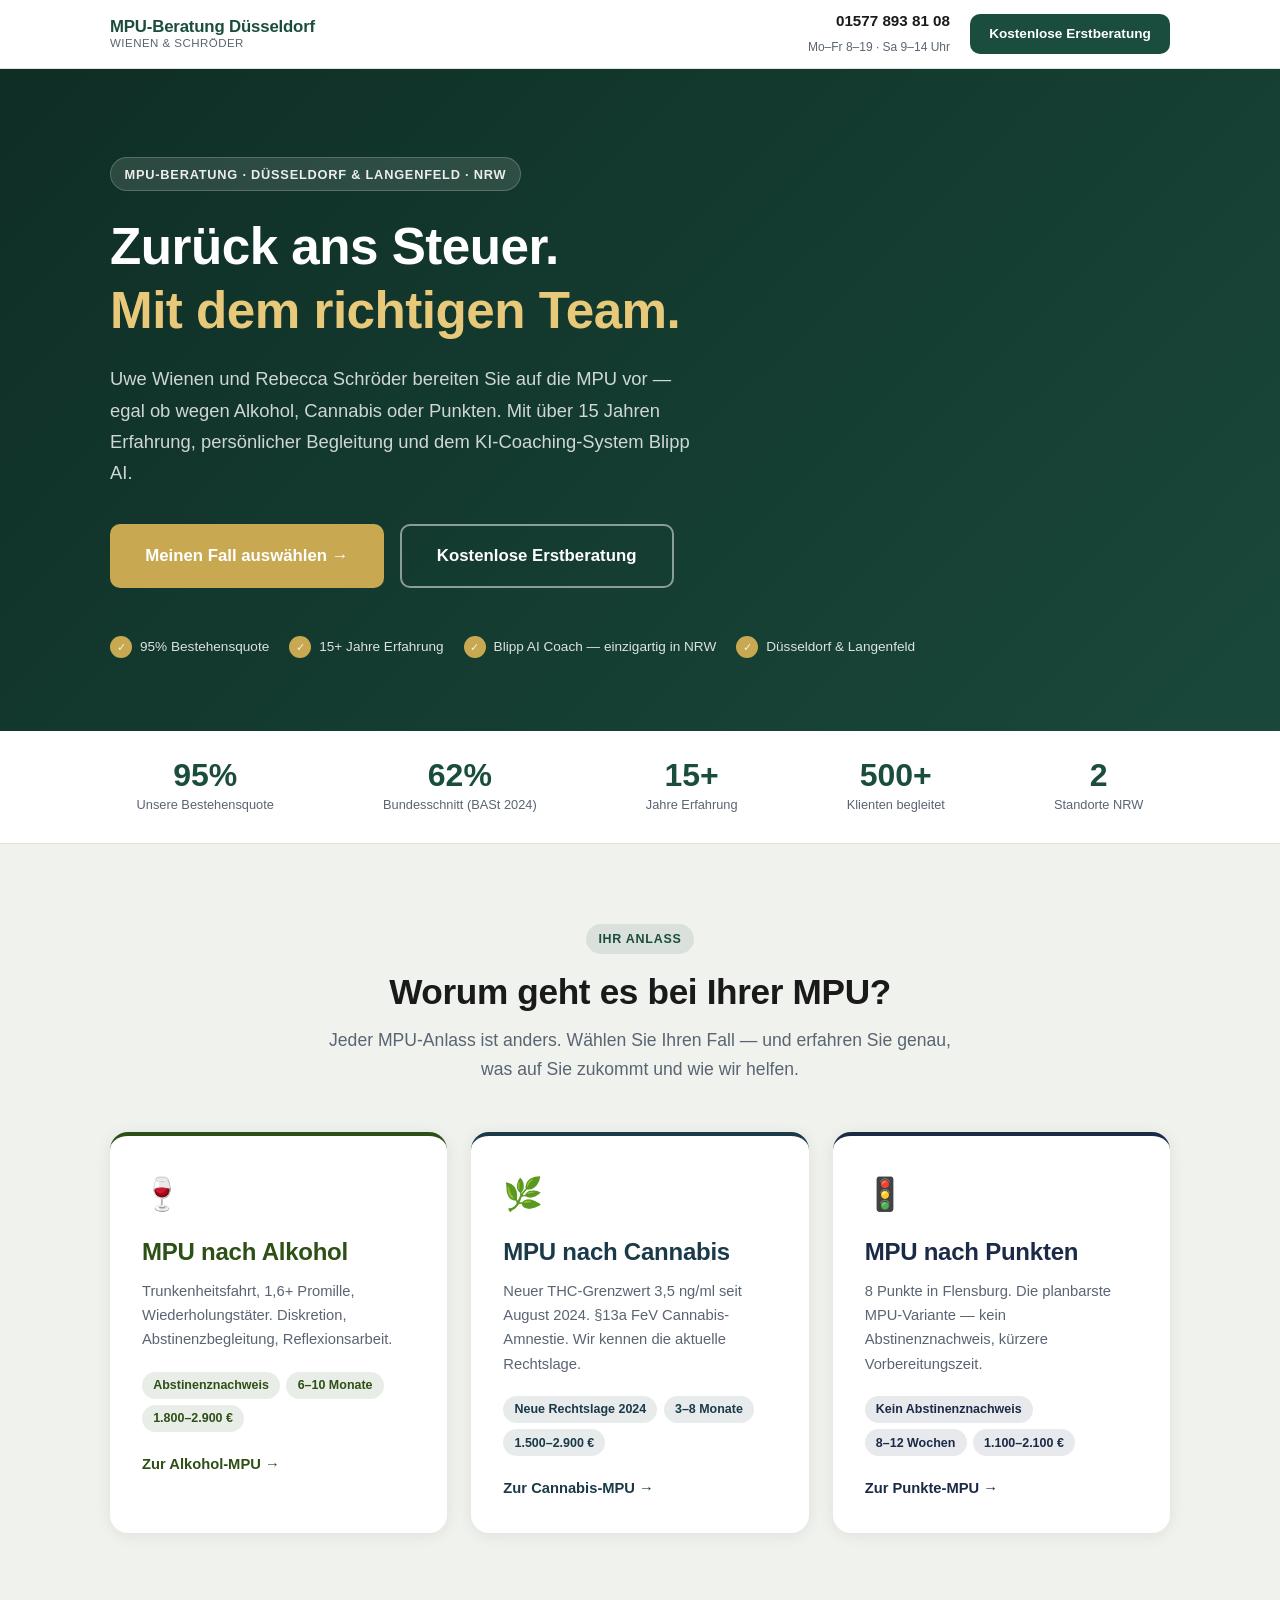
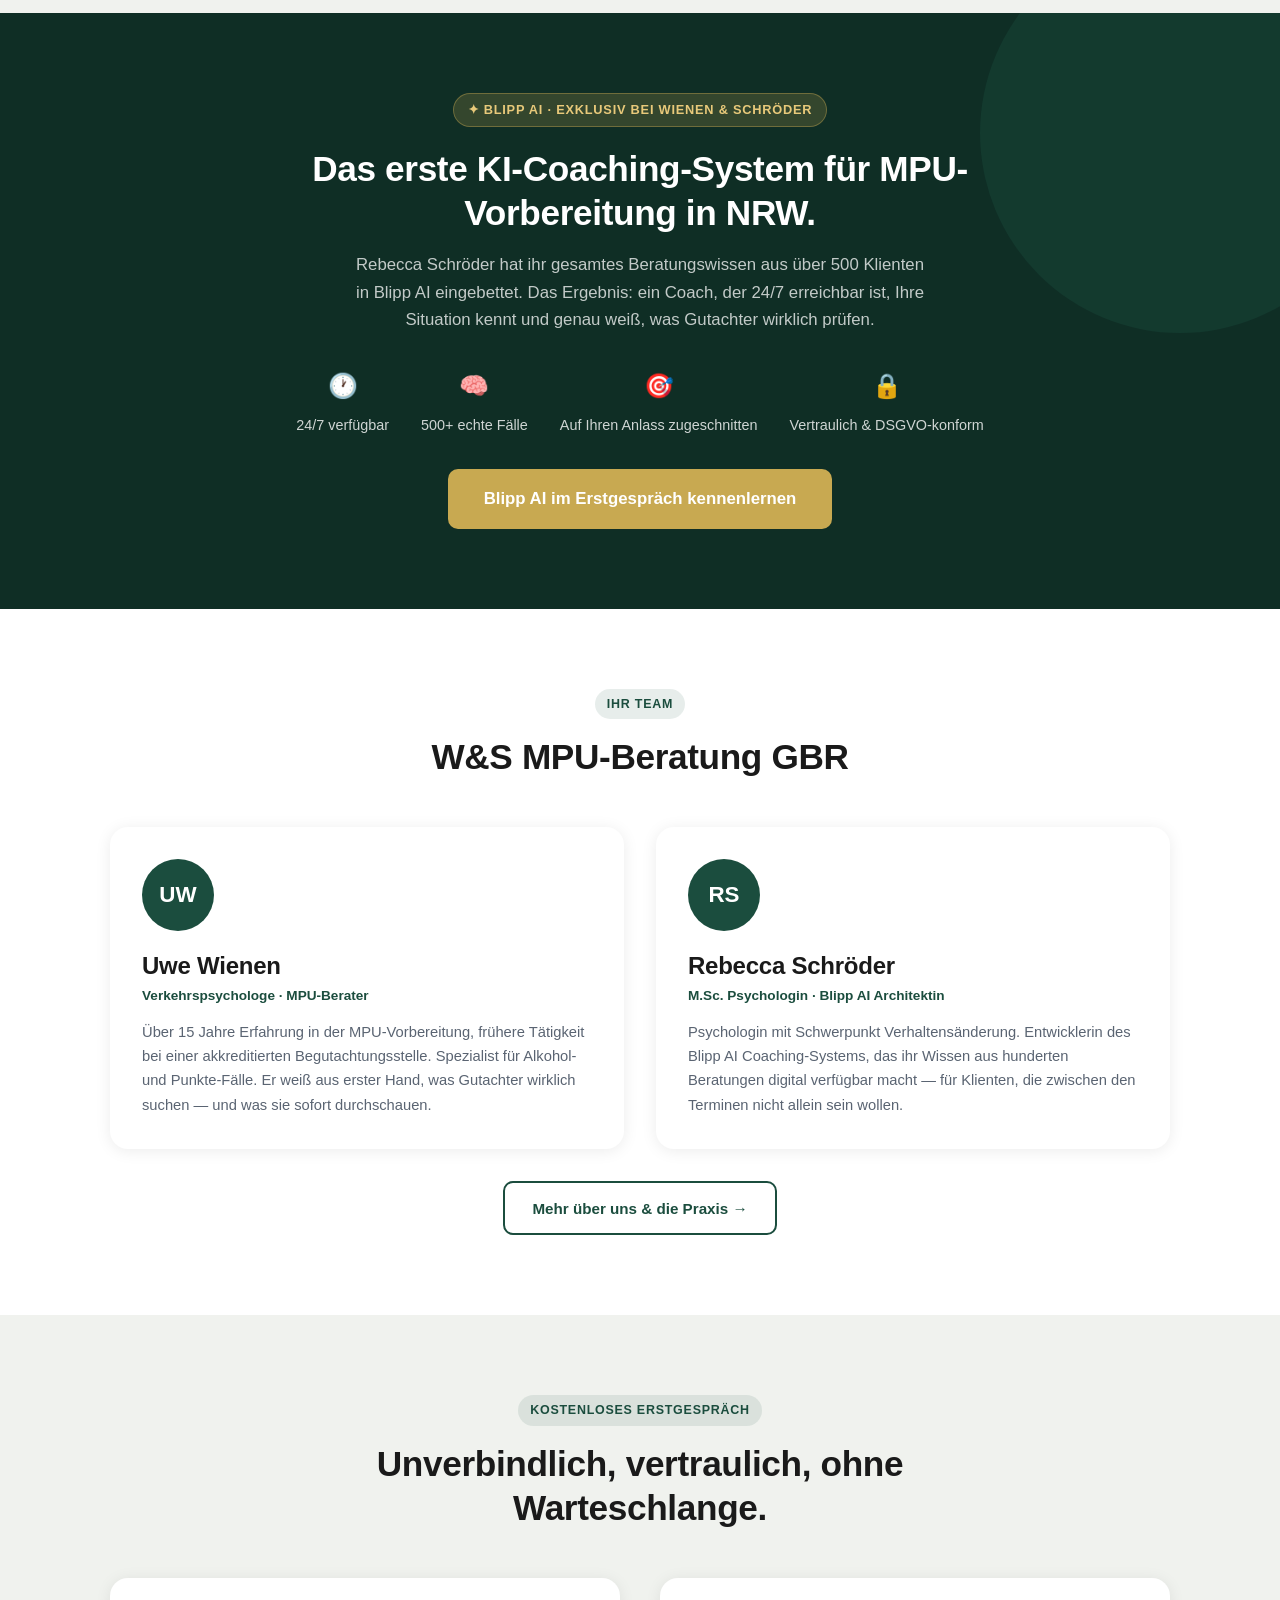
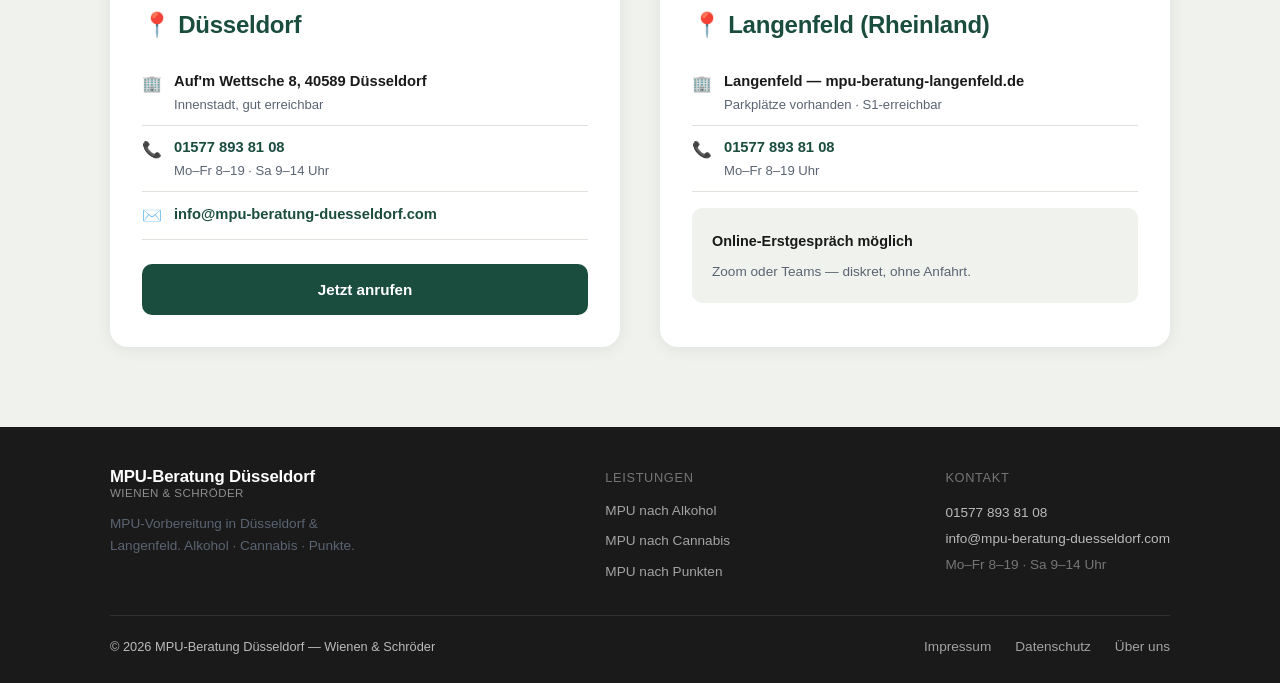
<file: index.html>
<!DOCTYPE html>
<html lang="de">
<head>
  <meta charset="UTF-8" />
  <meta name="viewport" content="width=device-width, initial-scale=1.0" />
  <title>MPU-Beratung Düsseldorf | Wienen & Schröder — 95% Bestehensquote</title>
  <meta name="description" content="Professionelle MPU-Vorbereitung in Düsseldorf & Langenfeld. Alkohol, Cannabis, Punkte. Uwe Wienen & Rebecca Schröder — mit KI-Coaching (Blipp AI). Kostenlose Erstberatung." />
  <link rel="canonical" href="https://sebagrub.github.io/mpu-pilot-static/" />
  <meta property="og:title" content="MPU-Beratung Düsseldorf — Wienen & Schröder" />
  <meta property="og:description" content="95% Bestehensquote. Alkohol-, Cannabis- und Punkte-MPU. Mit Blipp AI Coach — dem ersten KI-Coaching-System für MPU-Vorbereitung in NRW." />
  <meta property="og:type" content="website" />
  <meta property="og:locale" content="de_DE" />
  <meta name="robots" content="index, follow" />
  <link rel="stylesheet" href="assets/style.css" />
  <script type="application/ld+json">
  {
    "@context": "https://schema.org",
    "@type": "LocalBusiness",
    "name": "MPU-Beratung Düsseldorf — Wienen & Schröder",
    "description": "Professionelle MPU-Vorbereitung in Düsseldorf und Langenfeld. Spezialisiert auf Alkohol-, Cannabis- und Punkte-MPU mit KI-gestütztem Blipp AI Coach.",
    "url": "https://sebagrub.github.io/mpu-pilot-static/",
    "telephone": "+4915778938108",
    "email": "info@mpu-beratung-duesseldorf.com",
    "address": { "@type": "PostalAddress", "streetAddress": "Auf'm Wettsche 8", "addressLocality": "Düsseldorf", "postalCode": "40589", "addressCountry": "DE" },
    "areaServed": ["Düsseldorf","Langenfeld","Mettmann","Leverkusen","Köln","Neuss","Ratingen","Solingen","Wuppertal"],
    "employee": [
      { "@type": "Person", "name": "Uwe Wienen", "jobTitle": "Verkehrspsychologe & MPU-Berater" },
      { "@type": "Person", "name": "Rebecca Schröder", "jobTitle": "Psychologische Beraterin & Blipp AI Architektin" }
    ],
    "aggregateRating": { "@type": "AggregateRating", "ratingValue": "4.9", "reviewCount": "112", "bestRating": "5" }
  }
  </script>
</head>
<body>

<header class="site-header">
  <div class="container header-inner">
    <a href="index.html" class="logo" style="text-decoration:none">
      <span class="logo-name">MPU-Beratung Düsseldorf</span>
      <span class="logo-sub">Wienen &amp; Schröder</span>
    </a>
    <div class="header-right">
      <div style="text-align:right">
        <div class="header-phone"><a href="tel:+4915778938108" style="color:inherit;text-decoration:none">01577 893 81 08</a></div>
        <span style="font-size:.75rem;color:var(--text-muted)">Mo–Fr 8–19 · Sa 9–14 Uhr</span>
      </div>
      <a href="#kontakt" class="btn btn-primary btn-sm">Kostenlose Erstberatung</a>
    </div>
  </div>
</header>

<!-- HERO -->
<section class="hero">
  <div class="container">
    <div class="hero-eyebrow">MPU-Beratung · Düsseldorf &amp; Langenfeld · NRW</div>
    <h1>Zurück ans Steuer.<br><em>Mit dem richtigen Team.</em></h1>
    <p class="hero-sub">Uwe Wienen und Rebecca Schröder bereiten Sie auf die MPU vor — egal ob wegen Alkohol, Cannabis oder Punkten. Mit über 15 Jahren Erfahrung, persönlicher Begleitung und dem KI-Coaching-System Blipp AI.</p>
    <div class="hero-ctas">
      <a href="#varianten" class="btn btn-accent btn-lg">Meinen Fall auswählen →</a>
      <a href="#kontakt" class="btn btn-outline-inv btn-lg">Kostenlose Erstberatung</a>
    </div>
    <div class="hero-badges">
      <div class="hero-badge"><div class="hero-badge-icon">✓</div> 95% Bestehensquote</div>
      <div class="hero-badge"><div class="hero-badge-icon">✓</div> 15+ Jahre Erfahrung</div>
      <div class="hero-badge"><div class="hero-badge-icon">✓</div> Blipp AI Coach — einzigartig in NRW</div>
      <div class="hero-badge"><div class="hero-badge-icon">✓</div> Düsseldorf &amp; Langenfeld</div>
    </div>
  </div>
</section>

<!-- STATS -->
<div class="stats-bar">
  <div class="container stats-inner">
    <div class="stat-item"><div class="stat-num">95%</div><div class="stat-label">Unsere Bestehensquote</div></div>
    <div class="stat-item"><div class="stat-num">62%</div><div class="stat-label">Bundesschnitt (BASt 2024)</div></div>
    <div class="stat-item"><div class="stat-num">15+</div><div class="stat-label">Jahre Erfahrung</div></div>
    <div class="stat-item"><div class="stat-num">500+</div><div class="stat-label">Klienten begleitet</div></div>
    <div class="stat-item"><div class="stat-num">2</div><div class="stat-label">Standorte NRW</div></div>
  </div>
</div>

<!-- VARIANTEN -->
<section class="section bg-surface2" id="varianten">
  <div class="container">
    <div class="section-header centered">
      <span class="eyebrow-label">Ihr Anlass</span>
      <h2>Worum geht es bei Ihrer MPU?</h2>
      <p class="lead">Jeder MPU-Anlass ist anders. Wählen Sie Ihren Fall — und erfahren Sie genau, was auf Sie zukommt und wie wir helfen.</p>
    </div>
    <div class="grid-3">

      <a href="alkohol.html" style="text-decoration:none">
        <div style="background:var(--surface);border-radius:var(--radius-lg);padding:2rem;box-shadow:var(--shadow);height:100%;border-top:4px solid #2D5016;transition:transform .2s,box-shadow .2s" onmouseover="this.style.transform='translateY(-4px)';this.style.boxShadow='0 12px 40px rgba(0,0,0,.15)'" onmouseout="this.style.transform='none';this.style.boxShadow='var(--shadow)'">
          <div style="font-size:2rem;margin-bottom:1rem">🍷</div>
          <h3 style="color:#2D5016;margin-bottom:.75rem">MPU nach Alkohol</h3>
          <p style="font-size:.92rem;margin-bottom:1.25rem">Trunkenheitsfahrt, 1,6+ Promille, Wiederholungstäter. Diskretion, Abstinenzbegleitung, Reflexionsarbeit.</p>
          <div style="display:flex;flex-wrap:wrap;gap:.4rem;margin-bottom:1.25rem">
            <span class="pill" style="background:rgba(45,80,22,.1);color:#2D5016">Abstinenznachweis</span>
            <span class="pill" style="background:rgba(45,80,22,.1);color:#2D5016">6–10 Monate</span>
            <span class="pill" style="background:rgba(45,80,22,.1);color:#2D5016">1.800–2.900 €</span>
          </div>
          <div style="color:#2D5016;font-weight:700;font-size:.92rem">Zur Alkohol-MPU →</div>
        </div>
      </a>

      <a href="cannabis.html" style="text-decoration:none">
        <div style="background:var(--surface);border-radius:var(--radius-lg);padding:2rem;box-shadow:var(--shadow);height:100%;border-top:4px solid #1A3A4A;transition:transform .2s,box-shadow .2s" onmouseover="this.style.transform='translateY(-4px)';this.style.boxShadow='0 12px 40px rgba(0,0,0,.15)'" onmouseout="this.style.transform='none';this.style.boxShadow='var(--shadow)'">
          <div style="font-size:2rem;margin-bottom:1rem">🌿</div>
          <h3 style="color:#1A3A4A;margin-bottom:.75rem">MPU nach Cannabis</h3>
          <p style="font-size:.92rem;margin-bottom:1.25rem">Neuer THC-Grenzwert 3,5 ng/ml seit August 2024. §13a FeV Cannabis-Amnestie. Wir kennen die aktuelle Rechtslage.</p>
          <div style="display:flex;flex-wrap:wrap;gap:.4rem;margin-bottom:1.25rem">
            <span class="pill" style="background:rgba(26,58,74,.1);color:#1A3A4A">Neue Rechtslage 2024</span>
            <span class="pill" style="background:rgba(26,58,74,.1);color:#1A3A4A">3–8 Monate</span>
            <span class="pill" style="background:rgba(26,58,74,.1);color:#1A3A4A">1.500–2.900 €</span>
          </div>
          <div style="color:#1A3A4A;font-weight:700;font-size:.92rem">Zur Cannabis-MPU →</div>
        </div>
      </a>

      <a href="punkte.html" style="text-decoration:none">
        <div style="background:var(--surface);border-radius:var(--radius-lg);padding:2rem;box-shadow:var(--shadow);height:100%;border-top:4px solid #1B2A47;transition:transform .2s,box-shadow .2s" onmouseover="this.style.transform='translateY(-4px)';this.style.boxShadow='0 12px 40px rgba(0,0,0,.15)'" onmouseout="this.style.transform='none';this.style.boxShadow='var(--shadow)'">
          <div style="font-size:2rem;margin-bottom:1rem">🚦</div>
          <h3 style="color:#1B2A47;margin-bottom:.75rem">MPU nach Punkten</h3>
          <p style="font-size:.92rem;margin-bottom:1.25rem">8 Punkte in Flensburg. Die planbarste MPU-Variante — kein Abstinenznachweis, kürzere Vorbereitungszeit.</p>
          <div style="display:flex;flex-wrap:wrap;gap:.4rem;margin-bottom:1.25rem">
            <span class="pill" style="background:rgba(27,42,71,.1);color:#1B2A47">Kein Abstinenznachweis</span>
            <span class="pill" style="background:rgba(27,42,71,.1);color:#1B2A47">8–12 Wochen</span>
            <span class="pill" style="background:rgba(27,42,71,.1);color:#1B2A47">1.100–2.100 €</span>
          </div>
          <div style="color:#1B2A47;font-weight:700;font-size:.92rem">Zur Punkte-MPU →</div>
        </div>
      </a>

    </div>
  </div>
</section>

<!-- BLIPP AI TEASER -->
<section class="section blipp">
  <div class="container" style="max-width:760px;text-align:center">
    <div class="eyebrow" style="margin:0 auto 1.25rem">✦ Blipp AI · Exklusiv bei Wienen &amp; Schröder</div>
    <h2>Das erste KI-Coaching-System für MPU-Vorbereitung in NRW.</h2>
    <p style="color:rgba(255,255,255,.75);font-size:1.05rem;max-width:580px;margin:1rem auto 2rem">Rebecca Schröder hat ihr gesamtes Beratungswissen aus über 500 Klienten in Blipp AI eingebettet. Das Ergebnis: ein Coach, der 24/7 erreichbar ist, Ihre Situation kennt und genau weiß, was Gutachter wirklich prüfen.</p>
    <div style="display:flex;justify-content:center;gap:2rem;flex-wrap:wrap;margin-bottom:2rem">
      <div style="text-align:center"><div style="font-size:1.5rem;margin-bottom:.5rem">🕐</div><div style="font-size:.9rem;color:rgba(255,255,255,.8)">24/7 verfügbar</div></div>
      <div style="text-align:center"><div style="font-size:1.5rem;margin-bottom:.5rem">🧠</div><div style="font-size:.9rem;color:rgba(255,255,255,.8)">500+ echte Fälle</div></div>
      <div style="text-align:center"><div style="font-size:1.5rem;margin-bottom:.5rem">🎯</div><div style="font-size:.9rem;color:rgba(255,255,255,.8)">Auf Ihren Anlass zugeschnitten</div></div>
      <div style="text-align:center"><div style="font-size:1.5rem;margin-bottom:.5rem">🔒</div><div style="font-size:.9rem;color:rgba(255,255,255,.8)">Vertraulich &amp; DSGVO-konform</div></div>
    </div>
    <a href="#kontakt" class="btn btn-accent btn-lg">Blipp AI im Erstgespräch kennenlernen</a>
  </div>
</section>

<!-- TEAM -->
<section class="section bg-surface">
  <div class="container">
    <div class="section-header centered">
      <span class="eyebrow-label">Ihr Team</span>
      <h2>W&amp;S MPU-Beratung GBR</h2>
    </div>
    <div class="team-cards">
      <div class="team-card">
        <div class="team-avatar">UW</div>
        <h3>Uwe Wienen</h3>
        <div class="role">Verkehrspsychologe · MPU-Berater</div>
        <p>Über 15 Jahre Erfahrung in der MPU-Vorbereitung, frühere Tätigkeit bei einer akkreditierten Begutachtungsstelle. Spezialist für Alkohol- und Punkte-Fälle. Er weiß aus erster Hand, was Gutachter wirklich suchen — und was sie sofort durchschauen.</p>
      </div>
      <div class="team-card">
        <div class="team-avatar">RS</div>
        <h3>Rebecca Schröder</h3>
        <div class="role">M.Sc. Psychologin · Blipp AI Architektin</div>
        <p>Psychologin mit Schwerpunkt Verhaltensänderung. Entwicklerin des Blipp AI Coaching-Systems, das ihr Wissen aus hunderten Beratungen digital verfügbar macht — für Klienten, die zwischen den Terminen nicht allein sein wollen.</p>
      </div>
    </div>
    <div style="text-align:center;margin-top:2rem">
      <a href="grounding.html" class="btn btn-outline">Mehr über uns &amp; die Praxis →</a>
    </div>
  </div>
</section>

<!-- CONTACT -->
<section class="section bg-surface2" id="kontakt">
  <div class="container">
    <div class="section-header centered">
      <span class="eyebrow-label">Kostenloses Erstgespräch</span>
      <h2>Unverbindlich, vertraulich, ohne Warteschlange.</h2>
    </div>
    <div class="contact-grid">
      <div class="contact-card">
        <h3>📍 Düsseldorf</h3>
        <div class="contact-row"><span class="icon">🏢</span><div><div class="val">Auf'm Wettsche 8, 40589 Düsseldorf</div><div class="sub">Innenstadt, gut erreichbar</div></div></div>
        <div class="contact-row"><span class="icon">📞</span><div><div class="val"><a href="tel:+4915778938108">01577 893 81 08</a></div><div class="sub">Mo–Fr 8–19 · Sa 9–14 Uhr</div></div></div>
        <div class="contact-row"><span class="icon">✉️</span><div><div class="val"><a href="mailto:info@mpu-beratung-duesseldorf.com">info@mpu-beratung-duesseldorf.com</a></div></div></div>
        <a href="tel:+4915778938108" class="btn btn-primary mt-3" style="width:100%;justify-content:center">Jetzt anrufen</a>
      </div>
      <div class="contact-card">
        <h3>📍 Langenfeld (Rheinland)</h3>
        <div class="contact-row"><span class="icon">🏢</span><div><div class="val">Langenfeld — mpu-beratung-langenfeld.de</div><div class="sub">Parkplätze vorhanden · S1-erreichbar</div></div></div>
        <div class="contact-row"><span class="icon">📞</span><div><div class="val"><a href="tel:+4915778938108">01577 893 81 08</a></div><div class="sub">Mo–Fr 8–19 Uhr</div></div></div>
        <div style="background:var(--surface2);border-radius:var(--radius);padding:1.25rem;margin-top:1rem">
          <strong style="font-size:.9rem">Online-Erstgespräch möglich</strong>
          <p style="font-size:.85rem;margin-top:.4rem">Zoom oder Teams — diskret, ohne Anfahrt.</p>
        </div>
      </div>
    </div>
  </div>
</section>

<footer class="site-footer">
  <div class="container">
    <div class="footer-inner">
      <div class="footer-brand">
        <div class="logo"><span class="logo-name">MPU-Beratung Düsseldorf</span><span class="logo-sub">Wienen &amp; Schröder</span></div>
        <p>MPU-Vorbereitung in Düsseldorf &amp; Langenfeld. Alkohol · Cannabis · Punkte.</p>
      </div>
      <div>
        <div style="font-size:.8rem;color:rgba(255,255,255,.4);margin-bottom:.75rem;text-transform:uppercase;letter-spacing:.05em">Leistungen</div>
        <div class="footer-links" style="flex-direction:column;gap:.5rem;align-items:flex-start">
          <a href="alkohol.html">MPU nach Alkohol</a>
          <a href="cannabis.html">MPU nach Cannabis</a>
          <a href="punkte.html">MPU nach Punkten</a>
        </div>
      </div>
      <div>
        <div style="font-size:.8rem;color:rgba(255,255,255,.4);margin-bottom:.75rem;text-transform:uppercase;letter-spacing:.05em">Kontakt</div>
        <div style="font-size:.85rem;line-height:1.9">
          <div><a href="tel:+4915778938108" style="color:rgba(255,255,255,.7)">01577 893 81 08</a></div>
          <div><a href="mailto:info@mpu-beratung-duesseldorf.com" style="color:rgba(255,255,255,.7)">info@mpu-beratung-duesseldorf.com</a></div>
          <div style="color:rgba(255,255,255,.4)">Mo–Fr 8–19 · Sa 9–14 Uhr</div>
        </div>
      </div>
    </div>
    <div class="footer-bottom">
      <span>© 2026 MPU-Beratung Düsseldorf — Wienen &amp; Schröder</span>
      <div class="footer-links">
        <a href="impressum.html">Impressum</a>
        <a href="datenschutz.html">Datenschutz</a>
        <a href="grounding.html">Über uns</a>
      </div>
    </div>
  </div>
</footer>
</body>
</html>
</file>
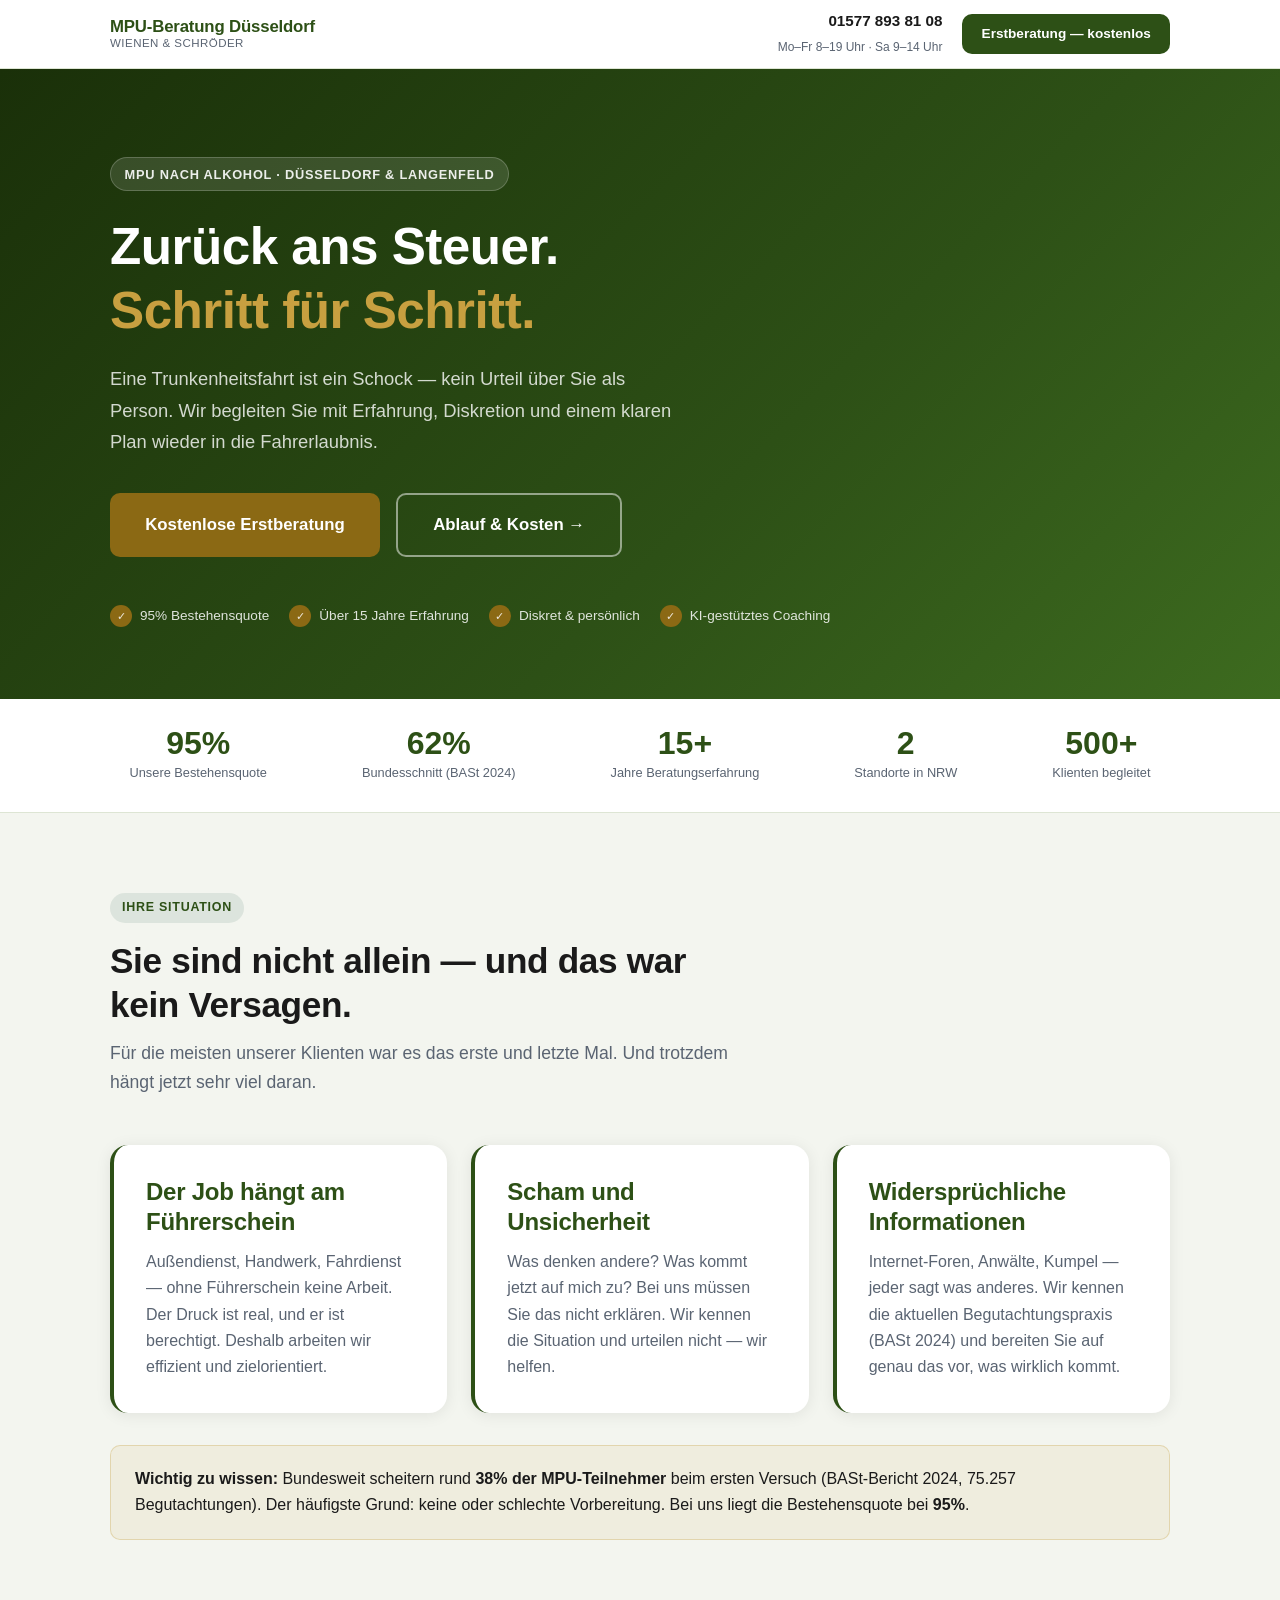
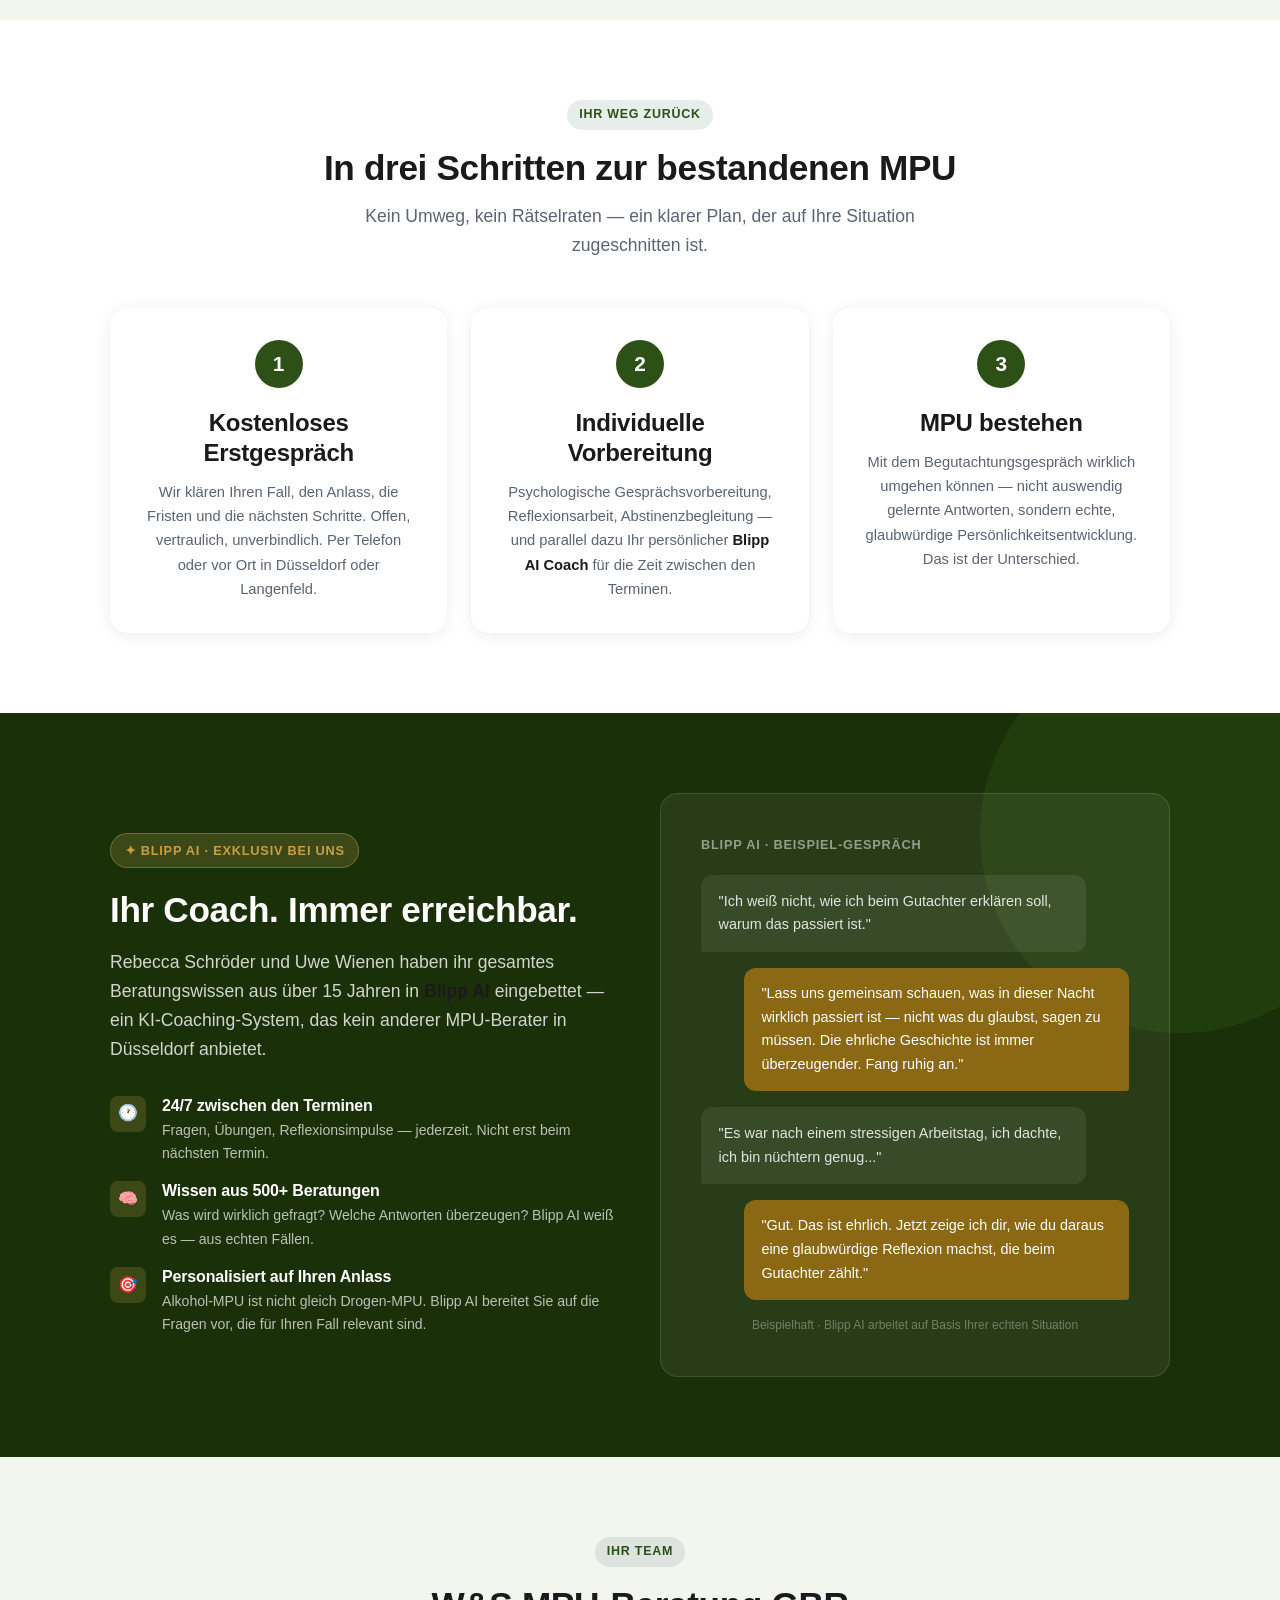
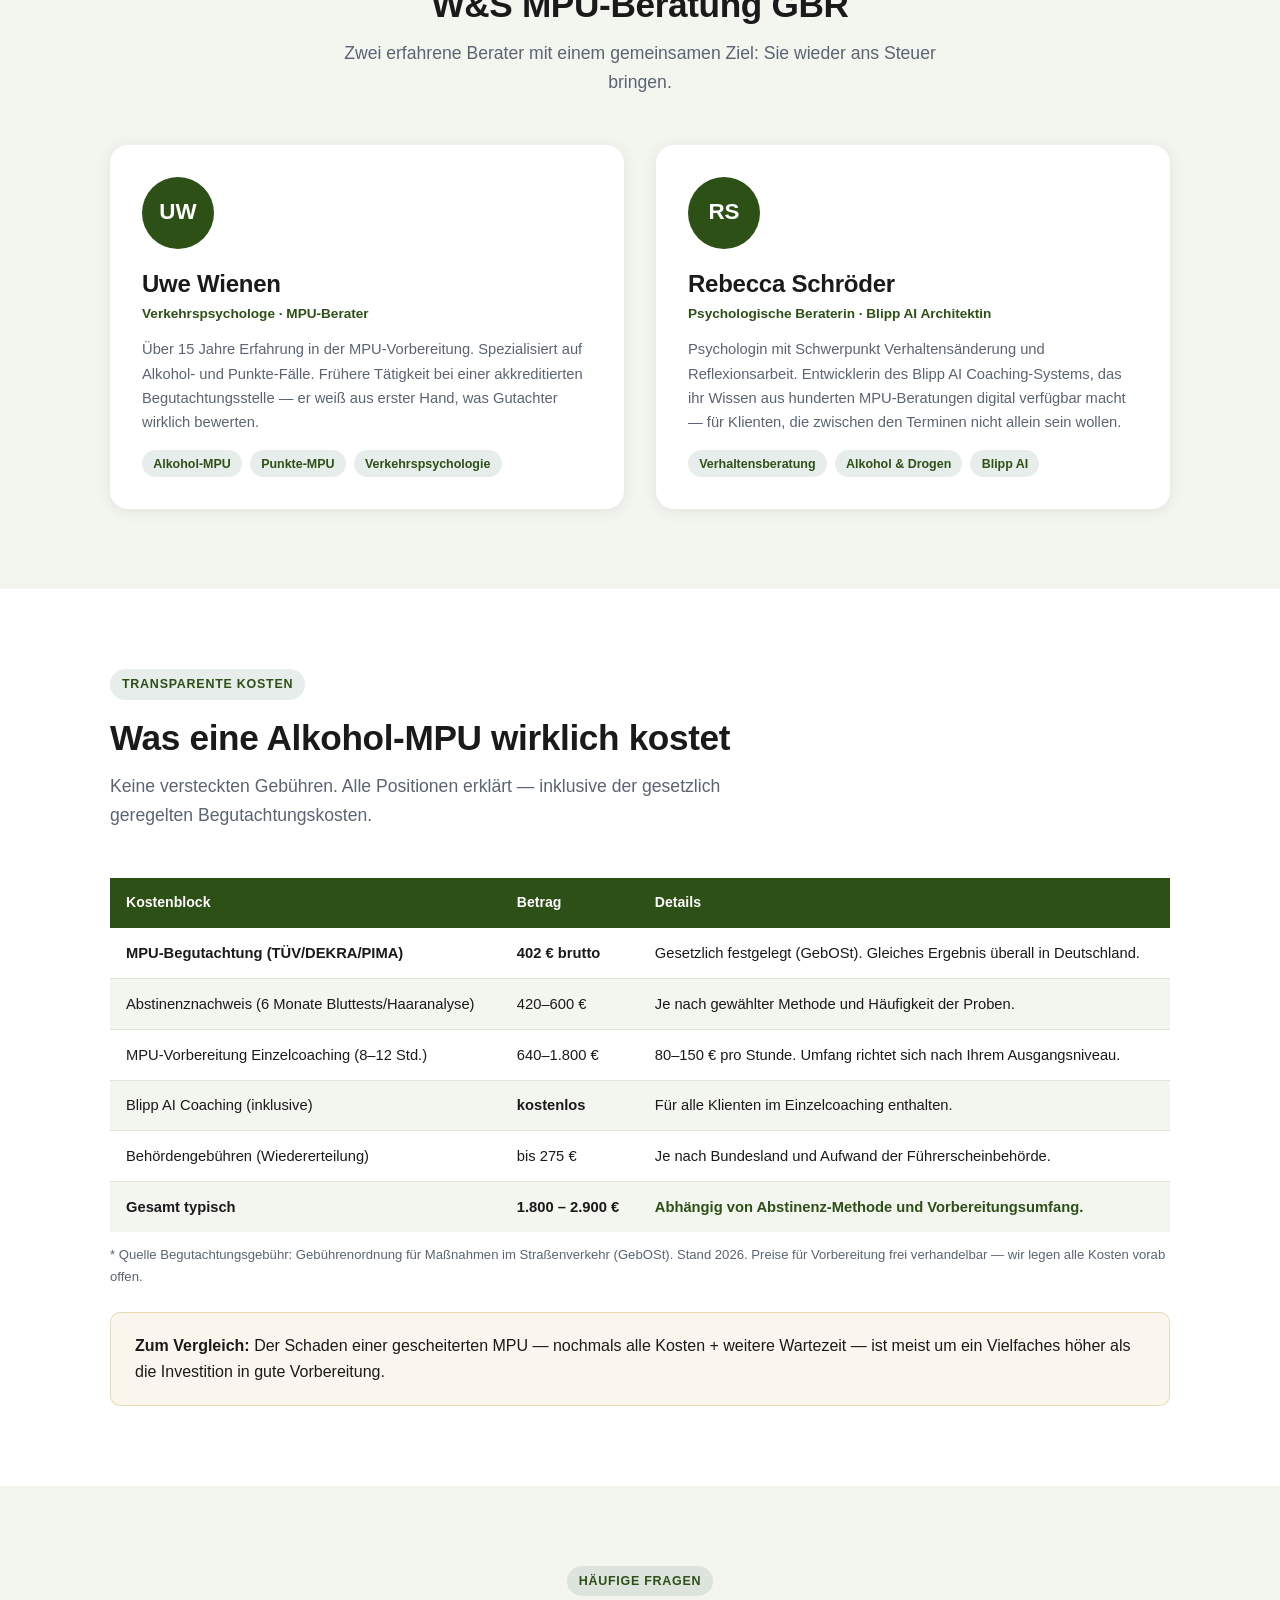
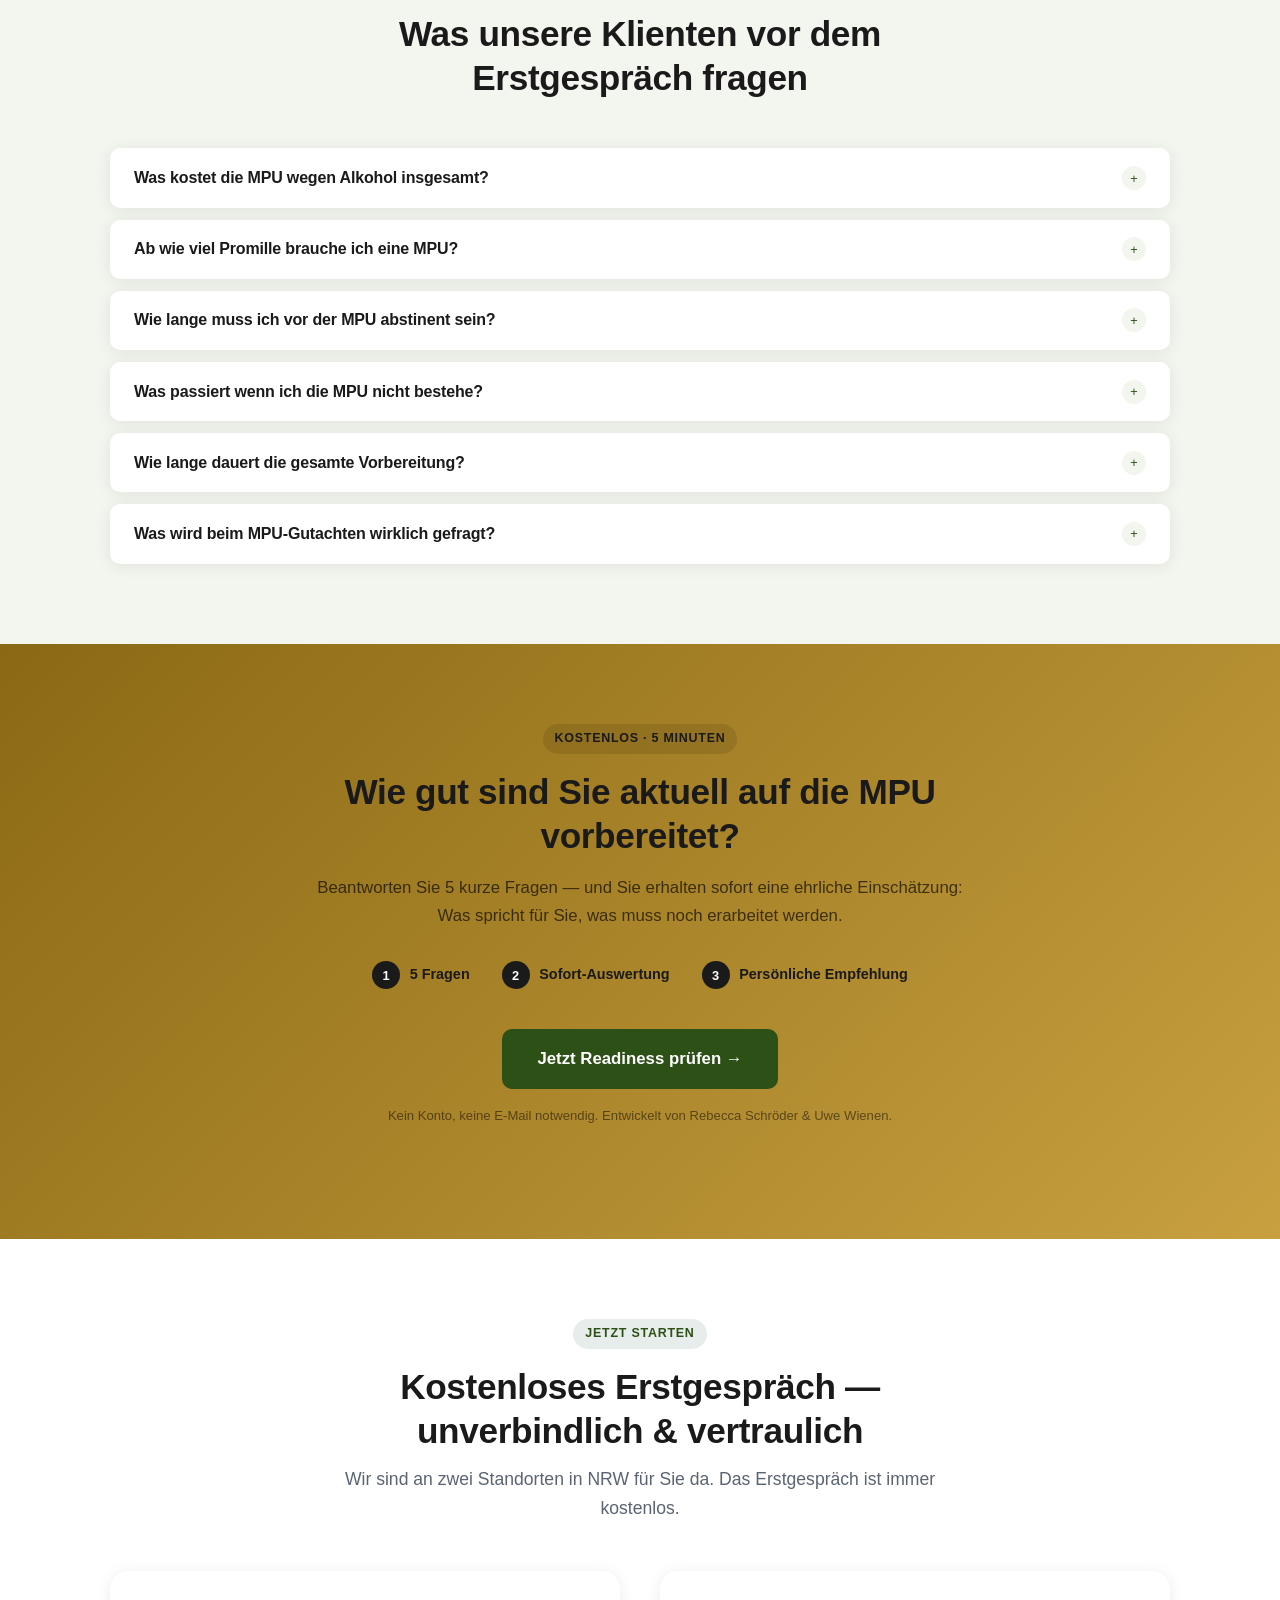
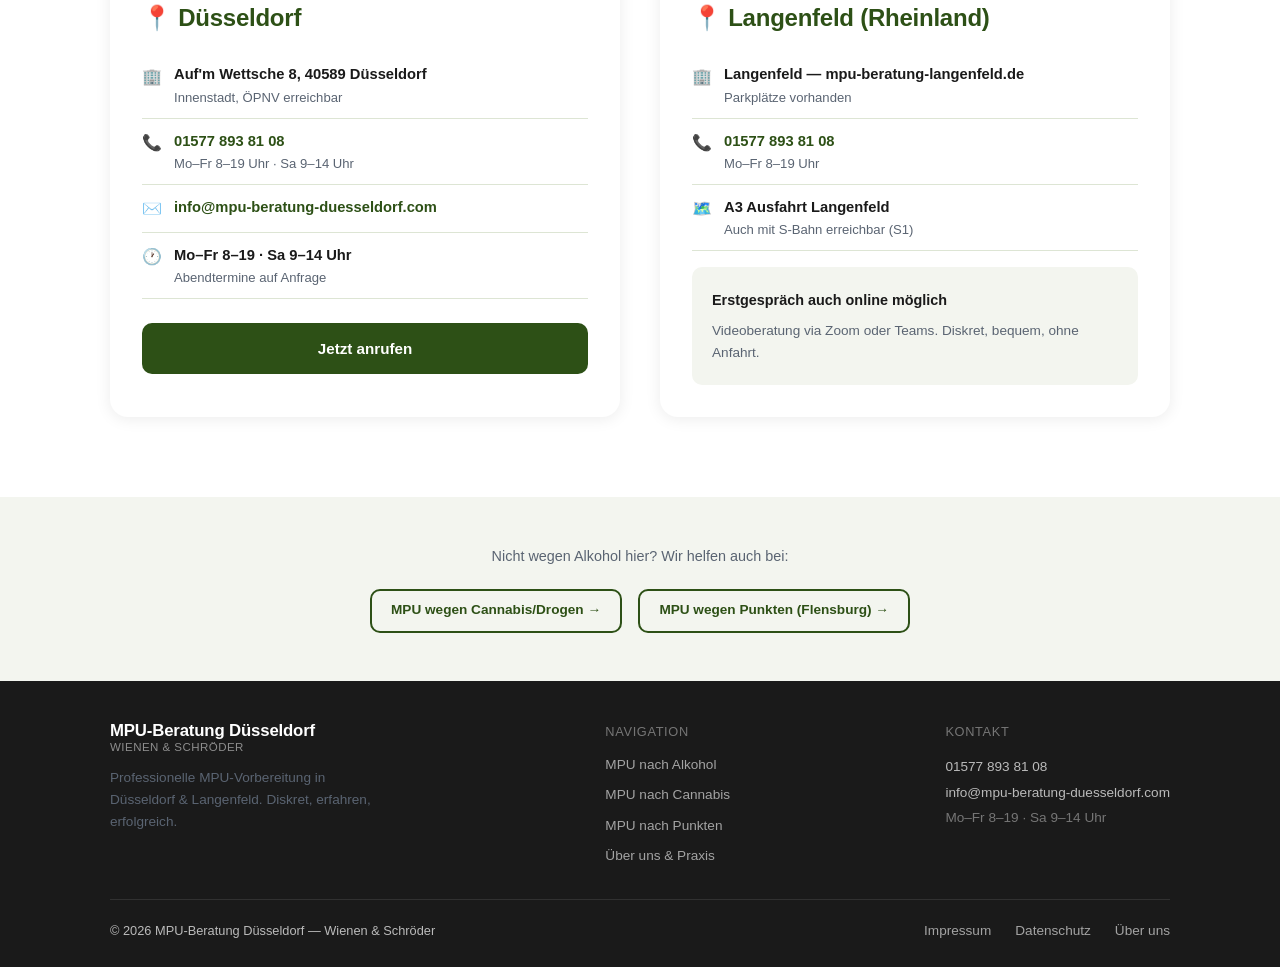
<file: alkohol.html>
<!DOCTYPE html>
<html lang="de">
<head>
  <meta charset="UTF-8" />
  <meta name="viewport" content="width=device-width, initial-scale=1.0" />
  <title>MPU Vorbereitung nach Alkohol Düsseldorf | MPU-Beratung Wienen & Schröder</title>
  <meta name="description" content="MPU wegen Alkohol? Uwe Wienen & Rebecca Schröder begleiten Sie diskret und sicher durch die Vorbereitung. Kostenlose Erstberatung in Düsseldorf & Langenfeld. 95% Bestehensquote." />
  <link rel="canonical" href="https://sebagrub.github.io/mpu-pilot-static/alkohol.html" />
  <meta property="og:title" content="MPU nach Alkohol — Diskret & erfolgreich in Düsseldorf" />
  <meta property="og:description" content="95% Bestehensquote. Menschlich, diskret, erfahren. Wir begleiten Sie zurück ans Steuer." />
  <meta property="og:type" content="website" />
  <meta property="og:locale" content="de_DE" />
  <meta name="robots" content="index, follow" />
  <link rel="stylesheet" href="assets/style.css" />
  <style>
    :root {
      --primary: #2D5016;
      --primary-light: #4A7C2A;
      --primary-dark: #1A3009;
      --accent: #8B6914;
      --accent-light: #C8A040;
      --bg: #FAFAF7;
      --surface: #FFFFFF;
      --surface2: #F3F5EF;
      --border: #DDE5D4;
    }
    .hero { background: linear-gradient(135deg, #1A3009 0%, #2D5016 60%, #3D6B1F 100%); }
    .hero::before { display: none; }
  </style>

  <script type="application/ld+json">
  {
    "@context": "https://schema.org",
    "@type": "LocalBusiness",
    "name": "MPU-Beratung Düsseldorf — Wienen & Schröder",
    "description": "Professionelle MPU-Vorbereitung nach Alkohol, Drogen und Punkten. Zwei erfahrene Berater, 95% Bestehensquote, diskrete Einzelberatung.",
    "url": "https://sebagrub.github.io/mpu-pilot-static/alkohol.html",
    "telephone": "+4915778938108",
    "email": "info@mpu-beratung-duesseldorf.com",
    "address": {
      "@type": "PostalAddress",
      "streetAddress": "Auf'm Wettsche 8",
      "addressLocality": "Düsseldorf",
      "postalCode": "40589",
      "addressCountry": "DE"
    },
    "geo": { "@type": "GeoCoordinates", "latitude": 51.2217, "longitude": 6.7762 },
    "openingHoursSpecification": [
      { "@type": "OpeningHoursSpecification", "dayOfWeek": ["Monday","Tuesday","Wednesday","Thursday","Friday"], "opens": "08:00", "closes": "19:00" },
      { "@type": "OpeningHoursSpecification", "dayOfWeek": ["Saturday"], "opens": "09:00", "closes": "14:00" }
    ],
    "areaServed": ["Düsseldorf","Langenfeld","Mettmann","Leverkusen","Köln","Neuss","Ratingen"],
    "hasOfferCatalog": {
      "@type": "OfferCatalog",
      "name": "MPU-Vorbereitung Alkohol",
      "itemListElement": [
        { "@type": "Offer", "itemOffered": { "@type": "Service", "name": "Einzelcoaching MPU Alkohol", "description": "Persönliche Vorbereitung auf die MPU nach Trunkenheitsfahrt. Abstinenzplanung, psychologische Gesprächsvorbereitung, Reflexionsarbeit." } },
        { "@type": "Offer", "itemOffered": { "@type": "Service", "name": "Blipp AI Coach — MPU Alkohol", "description": "KI-gestützte Vorbereitung zwischen den Terminen. Basiert auf 15 Jahren Beratungserfahrung." } }
      ]
    },
    "employee": [
      { "@type": "Person", "name": "Uwe Wienen", "jobTitle": "Verkehrspsychologe & MPU-Berater" },
      { "@type": "Person", "name": "Rebecca Schröder", "jobTitle": "Psychologische MPU-Beraterin" }
    ],
    "aggregateRating": { "@type": "AggregateRating", "ratingValue": "4.9", "reviewCount": "112", "bestRating": "5" }
  }
  </script>

  <script type="application/ld+json">
  {
    "@context": "https://schema.org",
    "@type": "FAQPage",
    "mainEntity": [
      { "@type": "Question", "name": "Was kostet die MPU wegen Alkohol insgesamt?", "acceptedAnswer": { "@type": "Answer", "text": "Die MPU wegen Alkohol kostet insgesamt typisch zwischen 1.800 und 2.900 €. Die Begutachtung selbst ist gesetzlich auf 402 € brutto festgelegt (GebOSt). Hinzu kommen Abstinenznachweis-Kosten (420–600 € für 6 Monate) und die Vorbereitung beim Berater (80–150 €/Stunde, meist 8–12 Stunden). Wir sprechen im Erstgespräch offen über alle Kostenpositionen." } },
      { "@type": "Question", "name": "Ab wie viel Promille brauche ich eine MPU?", "acceptedAnswer": { "@type": "Answer", "text": "Eine MPU wird ab 1,6 Promille (im Straßenverkehr gemessen) angeordnet — ohne Ausnahme. Unterhalb von 1,6 Promille kann eine MPU angeordnet werden, wenn Wiederholungstäterschaft, Ausfallerscheinungen oder weitere Auffälligkeiten vorliegen. Die genauen Voraussetzungen finden sich in § 13 FeV." } },
      { "@type": "Question", "name": "Wie lange muss ich vor der MPU abstinent sein?", "acceptedAnswer": { "@type": "Answer", "text": "Bei Alkohol-MPU wird in der Regel ein Abstinenznachweis von mindestens 6 Monaten verlangt — nachgewiesen durch Blut-, Urin- oder Haaranalysen. Bei kontrollierten Trinkern (unter 0,8 Promille täglich) sind kürzere Zeiträume möglich, abhängig vom Einzelfall. Wir beraten Sie individuell, welcher Weg in Ihrer Situation sinnvoll ist." } },
      { "@type": "Question", "name": "Was passiert, wenn ich die MPU nicht bestehe?", "acceptedAnswer": { "@type": "Answer", "text": "Wenn die MPU nicht bestanden wird, bleibt der Führerschein entzogen. Es ist jedoch möglich, die MPU nach einer Wartezeit erneut zu absolvieren. Bundesweit scheitern rund 38% der Teilnehmer — in der Regel wegen unzureichender Vorbereitung. Mit unserer Begleitung liegt die Bestehensquote unserer Klienten bei 95%." } },
      { "@type": "Question", "name": "Kann ich die MPU-Kosten steuerlich absetzen?", "acceptedAnswer": { "@type": "Answer", "text": "In den meisten Fällen nein. Die MPU-Kosten sind private Aufwendungen und nicht absetzbar. Eine Ausnahme besteht, wenn die MPU beruflich zwingend notwendig ist (z.B. Berufskraftfahrer) und der Führerschein ausschließlich beruflich genutzt wird — das ist jedoch selten anerkannt. Kranken- und Rechtsschutzversicherungen übernehmen die Kosten in der Regel nicht." } },
      { "@type": "Question", "name": "Wie lange dauert die MPU-Vorbereitung bei Alkohol?", "acceptedAnswer": { "@type": "Answer", "text": "Typisch sind 8–12 Sitzungen über einen Zeitraum von 8–16 Wochen. Dazu kommt die Zeit für den Abstinenznachweis (meist 6 Monate). Planen Sie also insgesamt 6–10 Monate ein. Wer früh anfängt, hat die besten Chancen: Die Vorbereitung läuft parallel zur Abstinenzphase." } }
    ]
  }
  </script>
</head>
<body>

<!-- HEADER -->
<header class="site-header">
  <div class="container header-inner">
    <a href="index.html" class="logo" style="text-decoration:none">
      <span class="logo-name">MPU-Beratung Düsseldorf</span>
      <span class="logo-sub">Wienen &amp; Schröder</span>
    </a>
    <div class="header-right">
      <div style="text-align:right">
        <div class="header-phone"><a href="tel:+4915778938108" style="color:inherit;text-decoration:none">01577 893 81 08</a></div>
        <span style="font-size:.75rem;color:var(--text-muted)">Mo–Fr 8–19 Uhr · Sa 9–14 Uhr</span>
      </div>
      <a href="#kontakt" class="btn btn-primary btn-sm">Erstberatung — kostenlos</a>
    </div>
  </div>
</header>

<!-- HERO -->
<section class="hero">
  <div class="container">
    <div class="hero-eyebrow">MPU nach Alkohol · Düsseldorf & Langenfeld</div>
    <h1>Zurück ans Steuer.<br><em>Schritt für Schritt.</em></h1>
    <p class="hero-sub">Eine Trunkenheitsfahrt ist ein Schock — kein Urteil über Sie als Person. Wir begleiten Sie mit Erfahrung, Diskretion und einem klaren Plan wieder in die Fahrerlaubnis.</p>
    <div class="hero-ctas">
      <a href="#kontakt" class="btn btn-accent btn-lg">Kostenlose Erstberatung</a>
      <a href="#ablauf" class="btn btn-outline-inv btn-lg">Ablauf & Kosten →</a>
    </div>
    <div class="hero-badges">
      <div class="hero-badge"><div class="hero-badge-icon">✓</div> 95% Bestehensquote</div>
      <div class="hero-badge"><div class="hero-badge-icon">✓</div> Über 15 Jahre Erfahrung</div>
      <div class="hero-badge"><div class="hero-badge-icon">✓</div> Diskret & persönlich</div>
      <div class="hero-badge"><div class="hero-badge-icon">✓</div> KI-gestütztes Coaching</div>
    </div>
  </div>
</section>

<!-- STATS BAR -->
<div class="stats-bar">
  <div class="container stats-inner">
    <div class="stat-item">
      <div class="stat-num">95%</div>
      <div class="stat-label">Unsere Bestehensquote</div>
    </div>
    <div class="stat-item">
      <div class="stat-num">62%</div>
      <div class="stat-label">Bundesschnitt (BASt 2024)</div>
    </div>
    <div class="stat-item">
      <div class="stat-num">15+</div>
      <div class="stat-label">Jahre Beratungserfahrung</div>
    </div>
    <div class="stat-item">
      <div class="stat-num">2</div>
      <div class="stat-label">Standorte in NRW</div>
    </div>
    <div class="stat-item">
      <div class="stat-num">500+</div>
      <div class="stat-label">Klienten begleitet</div>
    </div>
  </div>
</div>

<!-- PROBLEM -->
<section class="section problem">
  <div class="container">
    <div class="section-header">
      <span class="eyebrow-label">Ihre Situation</span>
      <h2>Sie sind nicht allein — und das war kein Versagen.</h2>
      <p class="lead">Für die meisten unserer Klienten war es das erste und letzte Mal. Und trotzdem hängt jetzt sehr viel daran.</p>
    </div>
    <div class="grid-3">
      <div class="problem-card">
        <h3>Der Job hängt am Führerschein</h3>
        <p>Außendienst, Handwerk, Fahrdienst — ohne Führerschein keine Arbeit. Der Druck ist real, und er ist berechtigt. Deshalb arbeiten wir effizient und zielorientiert.</p>
      </div>
      <div class="problem-card">
        <h3>Scham und Unsicherheit</h3>
        <p>Was denken andere? Was kommt jetzt auf mich zu? Bei uns müssen Sie das nicht erklären. Wir kennen die Situation und urteilen nicht — wir helfen.</p>
      </div>
      <div class="problem-card">
        <h3>Widersprüchliche Informationen</h3>
        <p>Internet-Foren, Anwälte, Kumpel — jeder sagt was anderes. Wir kennen die aktuellen Begutachtungspraxis (BASt 2024) und bereiten Sie auf genau das vor, was wirklich kommt.</p>
      </div>
    </div>
    <div class="highlight-box mt-4">
      <strong>Wichtig zu wissen:</strong> Bundesweit scheitern rund <strong>38% der MPU-Teilnehmer</strong> beim ersten Versuch (BASt-Bericht 2024, 75.257 Begutachtungen). Der häufigste Grund: keine oder schlechte Vorbereitung. Bei uns liegt die Bestehensquote bei <strong>95%</strong>.
    </div>
  </div>
</section>

<!-- PROCESS -->
<section class="section bg-surface" id="ablauf">
  <div class="container">
    <div class="section-header centered">
      <span class="eyebrow-label">Ihr Weg zurück</span>
      <h2>In drei Schritten zur bestandenen MPU</h2>
      <p class="lead">Kein Umweg, kein Rätselraten — ein klarer Plan, der auf Ihre Situation zugeschnitten ist.</p>
    </div>
    <div class="process-steps">
      <div class="step">
        <div class="step-num">1</div>
        <h3>Kostenloses Erstgespräch</h3>
        <p>Wir klären Ihren Fall, den Anlass, die Fristen und die nächsten Schritte. Offen, vertraulich, unverbindlich. Per Telefon oder vor Ort in Düsseldorf oder Langenfeld.</p>
      </div>
      <div class="step">
        <div class="step-num">2</div>
        <h3>Individuelle Vorbereitung</h3>
        <p>Psychologische Gesprächsvorbereitung, Reflexionsarbeit, Abstinenzbegleitung — und parallel dazu Ihr persönlicher <strong>Blipp AI Coach</strong> für die Zeit zwischen den Terminen.</p>
      </div>
      <div class="step">
        <div class="step-num">3</div>
        <h3>MPU bestehen</h3>
        <p>Mit dem Begutachtungsgespräch wirklich umgehen können — nicht auswendig gelernte Antworten, sondern echte, glaubwürdige Persönlichkeitsentwicklung. Das ist der Unterschied.</p>
      </div>
    </div>
  </div>
</section>

<!-- BLIPP AI -->
<section class="section blipp">
  <div class="container grid-2">
    <div>
      <div class="eyebrow">✦ Blipp AI · Exklusiv bei uns</div>
      <h2>Ihr Coach. Immer erreichbar.</h2>
      <p class="lead">Rebecca Schröder und Uwe Wienen haben ihr gesamtes Beratungswissen aus über 15 Jahren in <strong>Blipp AI</strong> eingebettet — ein KI-Coaching-System, das kein anderer MPU-Berater in Düsseldorf anbietet.</p>
      <div class="blipp-features">
        <div class="blipp-feat">
          <div class="blipp-feat-icon">🕐</div>
          <div class="blipp-feat-text">
            <h4>24/7 zwischen den Terminen</h4>
            <p>Fragen, Übungen, Reflexionsimpulse — jederzeit. Nicht erst beim nächsten Termin.</p>
          </div>
        </div>
        <div class="blipp-feat">
          <div class="blipp-feat-icon">🧠</div>
          <div class="blipp-feat-text">
            <h4>Wissen aus 500+ Beratungen</h4>
            <p>Was wird wirklich gefragt? Welche Antworten überzeugen? Blipp AI weiß es — aus echten Fällen.</p>
          </div>
        </div>
        <div class="blipp-feat">
          <div class="blipp-feat-icon">🎯</div>
          <div class="blipp-feat-text">
            <h4>Personalisiert auf Ihren Anlass</h4>
            <p>Alkohol-MPU ist nicht gleich Drogen-MPU. Blipp AI bereitet Sie auf die Fragen vor, die für Ihren Fall relevant sind.</p>
          </div>
        </div>
      </div>
    </div>
    <div style="background:rgba(255,255,255,.06);border-radius:18px;padding:2.5rem;border:1px solid rgba(255,255,255,.12)">
      <div style="font-size:.8rem;color:rgba(255,255,255,.5);margin-bottom:1.25rem;text-transform:uppercase;letter-spacing:.06em;font-weight:700">Blipp AI · Beispiel-Gespräch</div>
      <div style="display:flex;flex-direction:column;gap:1rem">
        <div style="background:rgba(255,255,255,.08);border-radius:12px 12px 12px 3px;padding:.9rem 1.1rem;font-size:.9rem;color:rgba(255,255,255,.85);max-width:90%">"Ich weiß nicht, wie ich beim Gutachter erklären soll, warum das passiert ist."</div>
        <div style="background:var(--accent);border-radius:12px 12px 3px 12px;padding:.9rem 1.1rem;font-size:.9rem;color:#fff;max-width:90%;align-self:flex-end">"Lass uns gemeinsam schauen, was in dieser Nacht wirklich passiert ist — nicht was du glaubst, sagen zu müssen. Die ehrliche Geschichte ist immer überzeugender. Fang ruhig an."</div>
        <div style="background:rgba(255,255,255,.08);border-radius:12px 12px 12px 3px;padding:.9rem 1.1rem;font-size:.9rem;color:rgba(255,255,255,.85);max-width:90%">"Es war nach einem stressigen Arbeitstag, ich dachte, ich bin nüchtern genug..."</div>
        <div style="background:var(--accent);border-radius:12px 12px 3px 12px;padding:.9rem 1.1rem;font-size:.9rem;color:#fff;max-width:90%;align-self:flex-end">"Gut. Das ist ehrlich. Jetzt zeige ich dir, wie du daraus eine glaubwürdige Reflexion machst, die beim Gutachter zählt."</div>
      </div>
      <div style="font-size:.75rem;color:rgba(255,255,255,.35);margin-top:1rem;text-align:center">Beispielhaft · Blipp AI arbeitet auf Basis Ihrer echten Situation</div>
    </div>
  </div>
</section>

<!-- ABOUT TEAM -->
<section class="section bg-surface2">
  <div class="container">
    <div class="section-header centered">
      <span class="eyebrow-label">Ihr Team</span>
      <h2>W&amp;S MPU-Beratung GBR</h2>
      <p class="lead">Zwei erfahrene Berater mit einem gemeinsamen Ziel: Sie wieder ans Steuer bringen.</p>
    </div>
    <div class="team-cards">
      <div class="team-card">
        <div class="team-avatar">UW</div>
        <h3>Uwe Wienen</h3>
        <div class="role">Verkehrspsychologe · MPU-Berater</div>
        <p>Über 15 Jahre Erfahrung in der MPU-Vorbereitung. Spezialisiert auf Alkohol- und Punkte-Fälle. Frühere Tätigkeit bei einer akkreditierten Begutachtungsstelle — er weiß aus erster Hand, was Gutachter wirklich bewerten.</p>
        <div style="display:flex;gap:.5rem;flex-wrap:wrap;margin-top:1rem">
          <span class="pill pill-primary">Alkohol-MPU</span>
          <span class="pill pill-primary">Punkte-MPU</span>
          <span class="pill pill-primary">Verkehrspsychologie</span>
        </div>
      </div>
      <div class="team-card">
        <div class="team-avatar">RS</div>
        <h3>Rebecca Schröder</h3>
        <div class="role">Psychologische Beraterin · Blipp AI Architektin</div>
        <p>Psychologin mit Schwerpunkt Verhaltensänderung und Reflexionsarbeit. Entwicklerin des Blipp AI Coaching-Systems, das ihr Wissen aus hunderten MPU-Beratungen digital verfügbar macht — für Klienten, die zwischen den Terminen nicht allein sein wollen.</p>
        <div style="display:flex;gap:.5rem;flex-wrap:wrap;margin-top:1rem">
          <span class="pill pill-primary">Verhaltensberatung</span>
          <span class="pill pill-primary">Alkohol &amp; Drogen</span>
          <span class="pill pill-primary">Blipp AI</span>
        </div>
      </div>
    </div>
  </div>
</section>

<!-- COSTS -->
<section class="section bg-surface">
  <div class="container">
    <div class="section-header">
      <span class="eyebrow-label">Transparente Kosten</span>
      <h2>Was eine Alkohol-MPU wirklich kostet</h2>
      <p class="lead">Keine versteckten Gebühren. Alle Positionen erklärt — inklusive der gesetzlich geregelten Begutachtungskosten.</p>
    </div>
    <table class="costs-table">
      <thead>
        <tr><th>Kostenblock</th><th>Betrag</th><th>Details</th></tr>
      </thead>
      <tbody>
        <tr><td><strong>MPU-Begutachtung (TÜV/DEKRA/PIMA)</strong></td><td><strong>402 € brutto</strong></td><td>Gesetzlich festgelegt (GebOSt). Gleiches Ergebnis überall in Deutschland.</td></tr>
        <tr><td>Abstinenznachweis (6 Monate Bluttests/Haaranalyse)</td><td>420–600 €</td><td>Je nach gewählter Methode und Häufigkeit der Proben.</td></tr>
        <tr><td>MPU-Vorbereitung Einzelcoaching (8–12 Std.)</td><td>640–1.800 €</td><td>80–150 € pro Stunde. Umfang richtet sich nach Ihrem Ausgangsniveau.</td></tr>
        <tr><td>Blipp AI Coaching (inklusive)</td><td><strong>kostenlos</strong></td><td>Für alle Klienten im Einzelcoaching enthalten.</td></tr>
        <tr><td>Behördengebühren (Wiedererteilung)</td><td>bis 275 €</td><td>Je nach Bundesland und Aufwand der Führerscheinbehörde.</td></tr>
        <tr class="costs-total"><td><strong>Gesamt typisch</strong></td><td><strong>1.800 – 2.900 €</strong></td><td>Abhängig von Abstinenz-Methode und Vorbereitungsumfang.</td></tr>
      </tbody>
    </table>
    <p class="costs-note">* Quelle Begutachtungsgebühr: Gebührenordnung für Maßnahmen im Straßenverkehr (GebOSt). Stand 2026. Preise für Vorbereitung frei verhandelbar — wir legen alle Kosten vorab offen.</p>
    <div class="highlight-box mt-3">
      <strong>Zum Vergleich:</strong> Der Schaden einer gescheiterten MPU — nochmals alle Kosten + weitere Wartezeit — ist meist um ein Vielfaches höher als die Investition in gute Vorbereitung.
    </div>
  </div>
</section>

<!-- FAQ -->
<section class="section bg-surface2">
  <div class="container">
    <div class="section-header centered">
      <span class="eyebrow-label">Häufige Fragen</span>
      <h2>Was unsere Klienten vor dem Erstgespräch fragen</h2>
    </div>
    <div class="faq-list">
      <div class="faq-item">
        <div class="faq-q"><h4>Was kostet die MPU wegen Alkohol insgesamt?</h4><div class="faq-icon">+</div></div>
        <div class="faq-a"><div class="faq-a-inner"><p>Die MPU wegen Alkohol kostet insgesamt typisch <strong>1.800–2.900 €</strong>. Die Begutachtung selbst ist gesetzlich auf <strong>402 € brutto</strong> festgelegt (GebOSt). Hinzu kommen Abstinenznachweis-Kosten (420–600 € für 6 Monate) und die Vorbereitung (80–150 €/Stunde). Im Erstgespräch besprechen wir alle Positionen offen.</p></div></div>
      </div>
      <div class="faq-item">
        <div class="faq-q"><h4>Ab wie viel Promille brauche ich eine MPU?</h4><div class="faq-icon">+</div></div>
        <div class="faq-a"><div class="faq-a-inner"><p>Ab <strong>1,6 Promille</strong> ist die MPU-Anordnung Pflicht — ohne Ausnahme (§ 13 Nr. 2 FeV). Unterhalb von 1,6 Promille kann eine MPU angeordnet werden, wenn Wiederholungstäterschaft, Ausfallerscheinungen oder andere Auffälligkeiten vorliegen. Wir klären im Erstgespräch, ob und warum die Anordnung rechtmäßig ist.</p></div></div>
      </div>
      <div class="faq-item">
        <div class="faq-q"><h4>Wie lange muss ich vor der MPU abstinent sein?</h4><div class="faq-icon">+</div></div>
        <div class="faq-a"><div class="faq-a-inner"><p>Bei Alkohol-MPU werden in der Regel <strong>6 Monate nachgewiesene Abstinenz</strong> verlangt — durch regelmäßige Blut- oder Urintests sowie ggf. Haaranalyse. Es gibt auch die Variante "kontrolliertes Trinken" (CDT-Marker unauffällig über 6 Monate), die für manche Klienten besser geeignet ist. Wir beraten, welcher Weg für Sie sinnvoll ist.</p></div></div>
      </div>
      <div class="faq-item">
        <div class="faq-q"><h4>Was passiert wenn ich die MPU nicht bestehe?</h4><div class="faq-icon">+</div></div>
        <div class="faq-a"><div class="faq-a-inner"><p>Der Führerschein bleibt entzogen. Die MPU kann nach einer Wartezeit wiederholt werden. Bundesweit scheitern <strong>rund 38%</strong> der Teilnehmer (BASt 2024) — fast immer wegen unzureichender Vorbereitung. Mit professioneller Begleitung sinkt dieses Risiko drastisch. Unsere Klienten bestehen zu 95%.</p></div></div>
      </div>
      <div class="faq-item">
        <div class="faq-q"><h4>Wie lange dauert die gesamte Vorbereitung?</h4><div class="faq-icon">+</div></div>
        <div class="faq-a"><div class="faq-a-inner"><p>Planen Sie <strong>6–10 Monate</strong> ein: 6 Monate Abstinenznachweis laufen parallel zur Vorbereitung (8–12 Sitzungen über 8–16 Wochen). Wer früh beginnt, hat die beste Ausgangslage — Abstinenzphase und Coaching laufen gleichzeitig, nicht nacheinander.</p></div></div>
      </div>
      <div class="faq-item">
        <div class="faq-q"><h4>Was wird beim MPU-Gutachten wirklich gefragt?</h4><div class="faq-icon">+</div></div>
        <div class="faq-a"><div class="faq-a-inner"><p>Der Gutachter prüft vor allem: <strong>Haben Sie wirklich verstanden, was passiert ist? Haben Sie Ihr Verhalten dauerhaft geändert?</strong> Fragen wie "Was würden Sie heute anders machen?", "Wie viel haben Sie damals typischerweise getrunken?", "Warum sind Sie trotzdem gefahren?" — und vor allem: Sind Ihre Antworten glaubwürdig und konsistent? Auswendig gelernte Antworten erkennen Gutachter sofort.</p></div></div>
      </div>
    </div>
  </div>
</section>

<!-- READINESS CHECK -->
<section class="section readiness">
  <div class="container" style="max-width:700px">
    <span class="eyebrow-label" style="background:rgba(0,0,0,.1);color:var(--text)">Kostenlos · 5 Minuten</span>
    <h2>Wie gut sind Sie aktuell auf die MPU vorbereitet?</h2>
    <p>Beantworten Sie 5 kurze Fragen — und Sie erhalten sofort eine ehrliche Einschätzung: Was spricht für Sie, was muss noch erarbeitet werden.</p>
    <div class="readiness-steps">
      <div class="readiness-step"><div class="readiness-step-dot">1</div> 5 Fragen</div>
      <div class="readiness-step"><div class="readiness-step-dot">2</div> Sofort-Auswertung</div>
      <div class="readiness-step"><div class="readiness-step-dot">3</div> Persönliche Empfehlung</div>
    </div>
    <a href="#kontakt" class="btn btn-primary btn-lg">Jetzt Readiness prüfen →</a>
    <p style="margin-top:1rem;font-size:.82rem;color:rgba(0,0,0,.5)">Kein Konto, keine E-Mail notwendig. Entwickelt von Rebecca Schröder &amp; Uwe Wienen.</p>
  </div>
</section>

<!-- CONTACT -->
<section class="section bg-surface" id="kontakt">
  <div class="container">
    <div class="section-header centered">
      <span class="eyebrow-label">Jetzt starten</span>
      <h2>Kostenloses Erstgespräch — unverbindlich &amp; vertraulich</h2>
      <p class="lead">Wir sind an zwei Standorten in NRW für Sie da. Das Erstgespräch ist immer kostenlos.</p>
    </div>
    <div class="contact-grid">
      <div class="contact-card">
        <h3>📍 Düsseldorf</h3>
        <div class="contact-row"><span class="icon">🏢</span><div><div class="val">Auf'm Wettsche 8, 40589 Düsseldorf</div><div class="sub">Innenstadt, ÖPNV erreichbar</div></div></div>
        <div class="contact-row"><span class="icon">📞</span><div><div class="val"><a href="tel:+4915778938108">01577 893 81 08</a></div><div class="sub">Mo–Fr 8–19 Uhr · Sa 9–14 Uhr</div></div></div>
        <div class="contact-row"><span class="icon">✉️</span><div><div class="val"><a href="mailto:info@mpu-beratung-duesseldorf.com">info@mpu-beratung-duesseldorf.com</a></div></div></div>
        <div class="contact-row"><span class="icon">🕐</span><div><div class="val">Mo–Fr 8–19 · Sa 9–14 Uhr</div><div class="sub">Abendtermine auf Anfrage</div></div></div>
        <a href="tel:+4915778938108" class="btn btn-primary mt-3" style="width:100%;justify-content:center">Jetzt anrufen</a>
      </div>
      <div class="contact-card">
        <h3>📍 Langenfeld (Rheinland)</h3>
        <div class="contact-row"><span class="icon">🏢</span><div><div class="val">Langenfeld — mpu-beratung-langenfeld.de</div><div class="sub">Parkplätze vorhanden</div></div></div>
        <div class="contact-row"><span class="icon">📞</span><div><div class="val"><a href="tel:+4915778938108">01577 893 81 08</a></div><div class="sub">Mo–Fr 8–19 Uhr</div></div></div>
        <div class="contact-row"><span class="icon">🗺️</span><div><div class="val">A3 Ausfahrt Langenfeld</div><div class="sub">Auch mit S-Bahn erreichbar (S1)</div></div></div>
        <div style="background:var(--surface2);border-radius:var(--radius);padding:1.25rem;margin-top:1rem">
          <strong style="font-size:.9rem">Erstgespräch auch online möglich</strong>
          <p style="font-size:.85rem;margin-top:.4rem">Videoberatung via Zoom oder Teams. Diskret, bequem, ohne Anfahrt.</p>
        </div>
      </div>
    </div>
  </div>
</section>

<!-- OTHER VARIANTS -->
<section class="section-sm bg-surface2">
  <div class="container" style="text-align:center">
    <p style="font-size:.9rem;color:var(--text-muted);margin-bottom:1.25rem">Nicht wegen Alkohol hier? Wir helfen auch bei:</p>
    <div style="display:flex;gap:1rem;justify-content:center;flex-wrap:wrap">
      <a href="cannabis.html" class="btn btn-outline btn-sm">MPU wegen Cannabis/Drogen →</a>
      <a href="punkte.html" class="btn btn-outline btn-sm">MPU wegen Punkten (Flensburg) →</a>
    </div>
  </div>
</section>

<!-- FOOTER -->
<footer class="site-footer">
  <div class="container">
    <div class="footer-inner">
      <div class="footer-brand">
        <div class="logo">
          <span class="logo-name">MPU-Beratung Düsseldorf</span>
          <span class="logo-sub">Wienen &amp; Schröder</span>
        </div>
        <p>Professionelle MPU-Vorbereitung in Düsseldorf &amp; Langenfeld. Diskret, erfahren, erfolgreich.</p>
      </div>
      <div>
        <div style="font-size:.8rem;color:rgba(255,255,255,.4);margin-bottom:.75rem;text-transform:uppercase;letter-spacing:.05em">Navigation</div>
        <div class="footer-links" style="flex-direction:column;gap:.5rem;align-items:flex-start">
          <a href="alkohol.html">MPU nach Alkohol</a>
          <a href="cannabis.html">MPU nach Cannabis</a>
          <a href="punkte.html">MPU nach Punkten</a>
          <a href="grounding.html">Über uns &amp; Praxis</a>
        </div>
      </div>
      <div>
        <div style="font-size:.8rem;color:rgba(255,255,255,.4);margin-bottom:.75rem;text-transform:uppercase;letter-spacing:.05em">Kontakt</div>
        <div style="font-size:.85rem;line-height:1.9">
          <div><a href="tel:+4915778938108" style="color:rgba(255,255,255,.7)">01577 893 81 08</a></div>
          <div><a href="mailto:info@mpu-beratung-duesseldorf.com" style="color:rgba(255,255,255,.7)">info@mpu-beratung-duesseldorf.com</a></div>
          <div style="color:rgba(255,255,255,.4)">Mo–Fr 8–19 · Sa 9–14 Uhr</div>
        </div>
      </div>
    </div>
    <div class="footer-bottom">
      <span>© 2026 MPU-Beratung Düsseldorf — Wienen &amp; Schröder</span>
      <div class="footer-links">
        <a href="impressum.html">Impressum</a>
        <a href="datenschutz.html">Datenschutz</a>
        <a href="grounding.html">Über uns</a>
      </div>
    </div>
  </div>
</footer>

<script>
document.querySelectorAll('.faq-q').forEach(btn => {
  btn.addEventListener('click', () => {
    const item = btn.closest('.faq-item');
    const isOpen = item.classList.contains('open');
    document.querySelectorAll('.faq-item').forEach(i => i.classList.remove('open'));
    if (!isOpen) item.classList.add('open');
  });
});
</script>
</body>
</html>
</file>
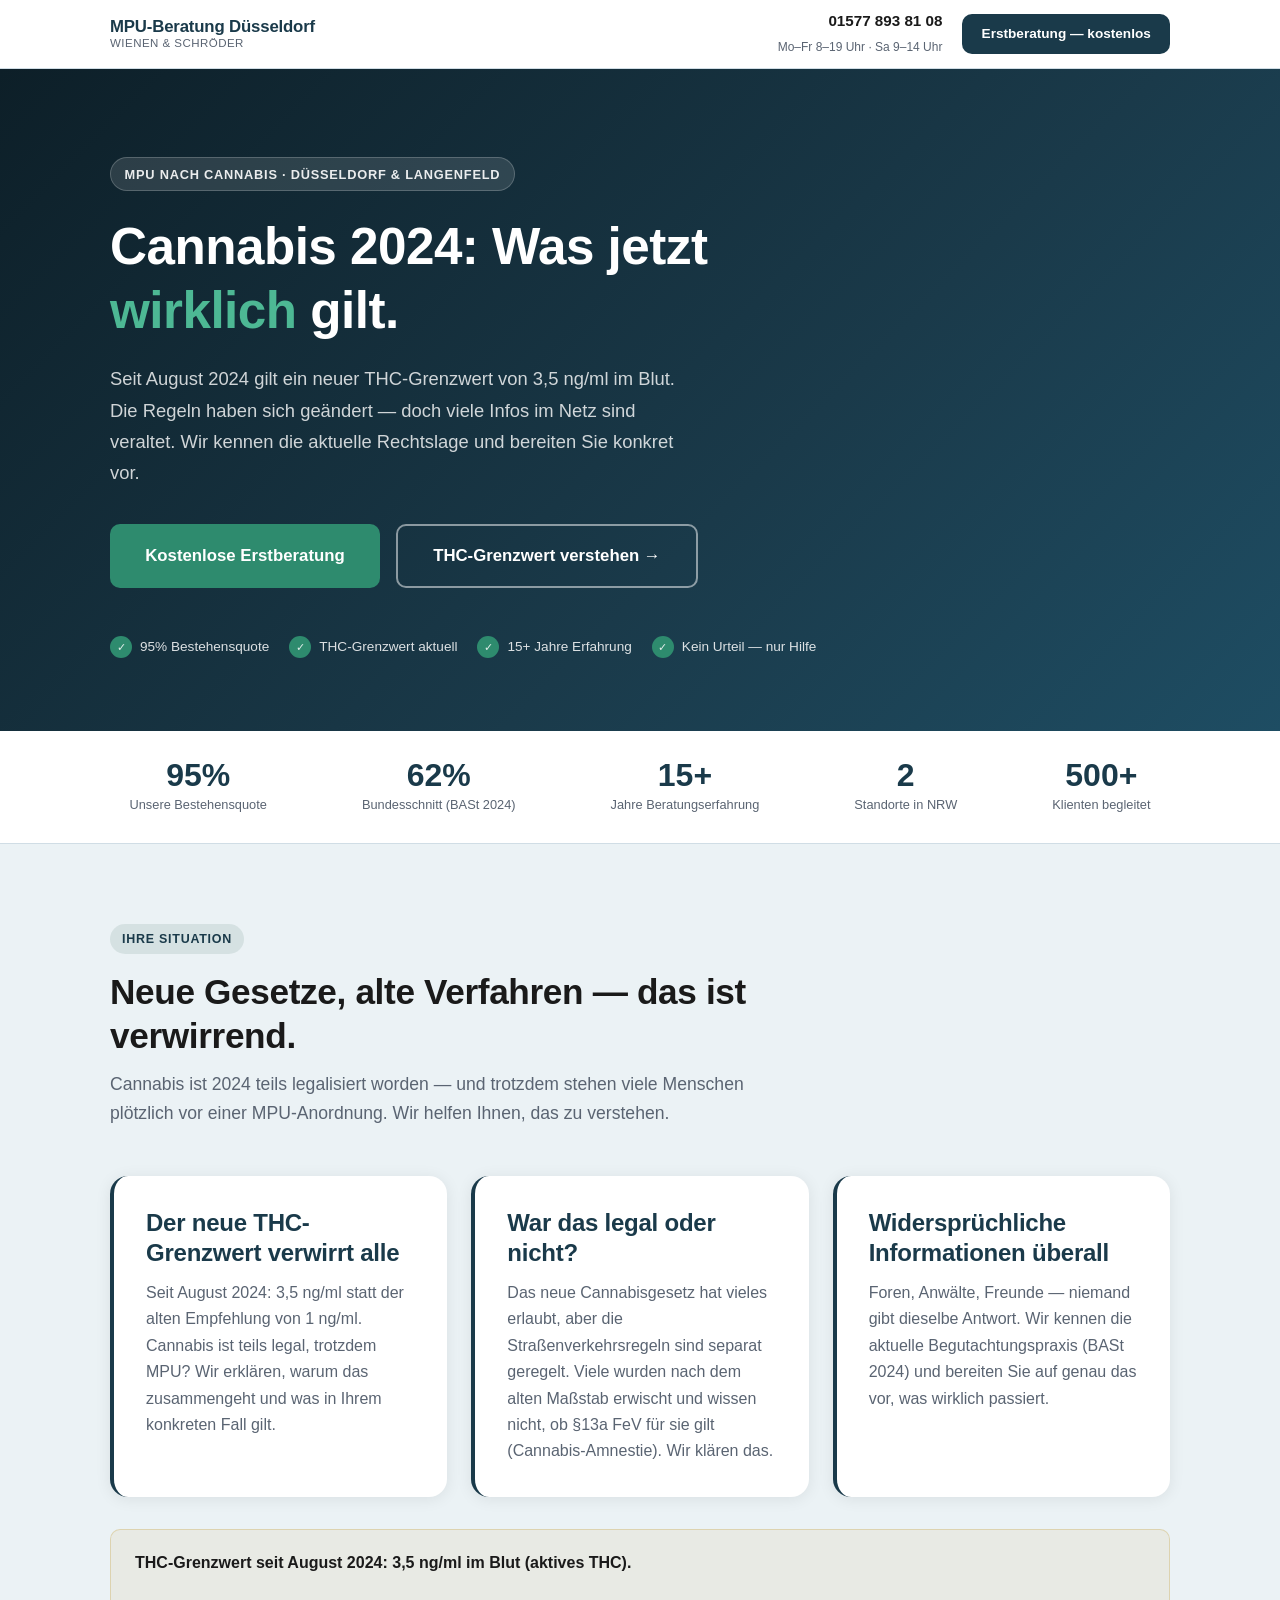
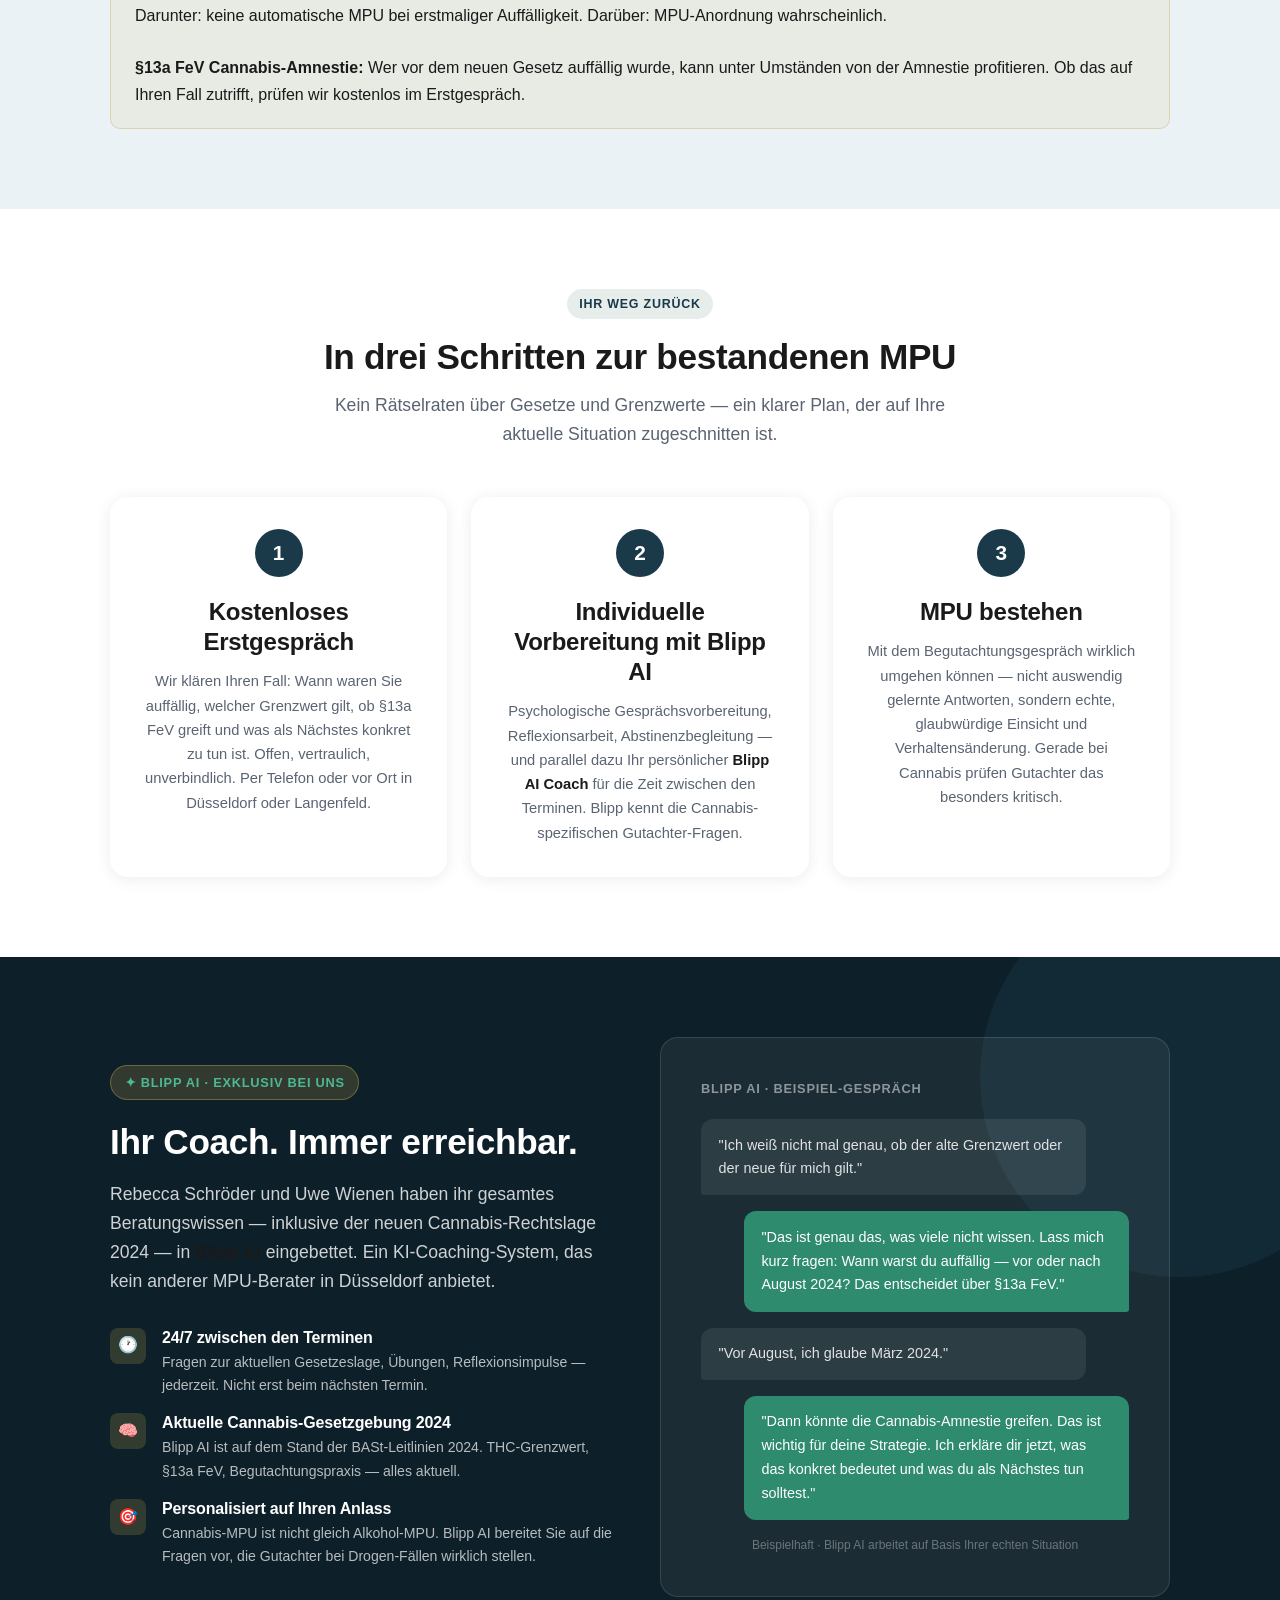
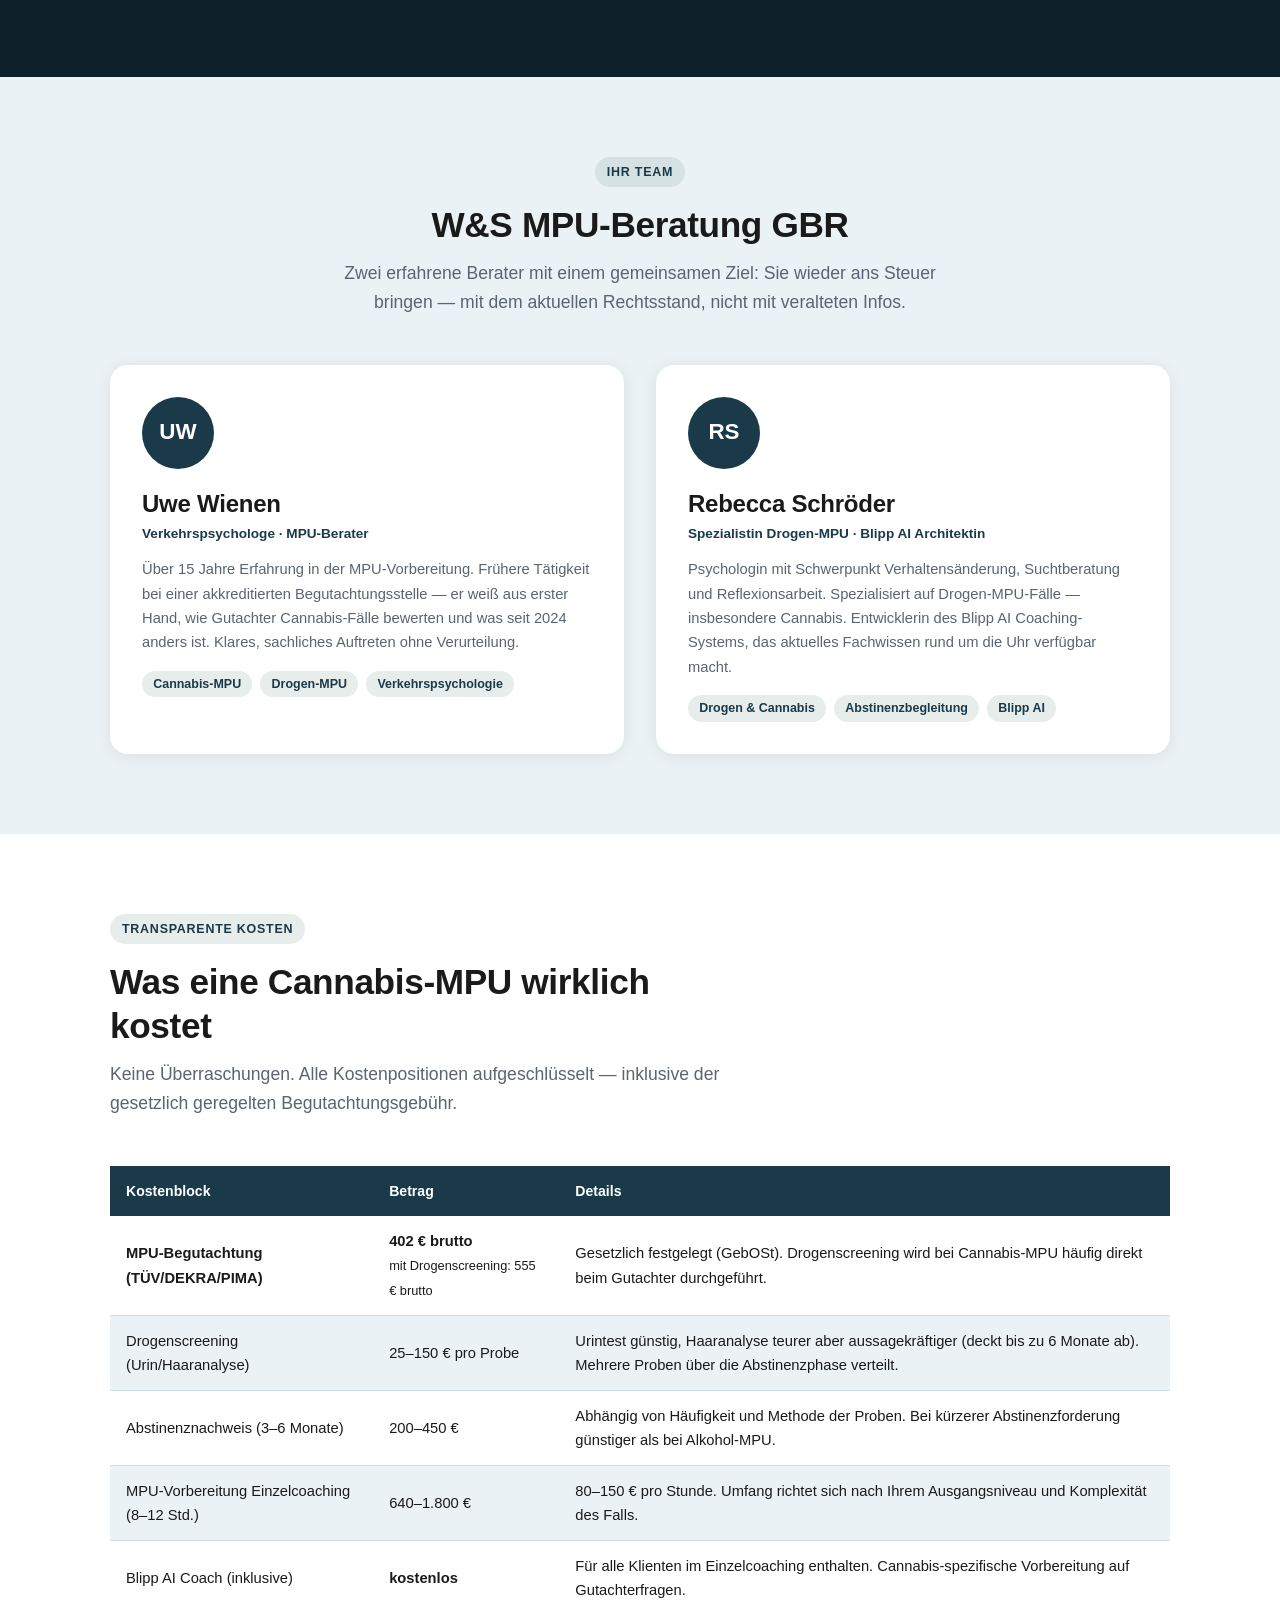
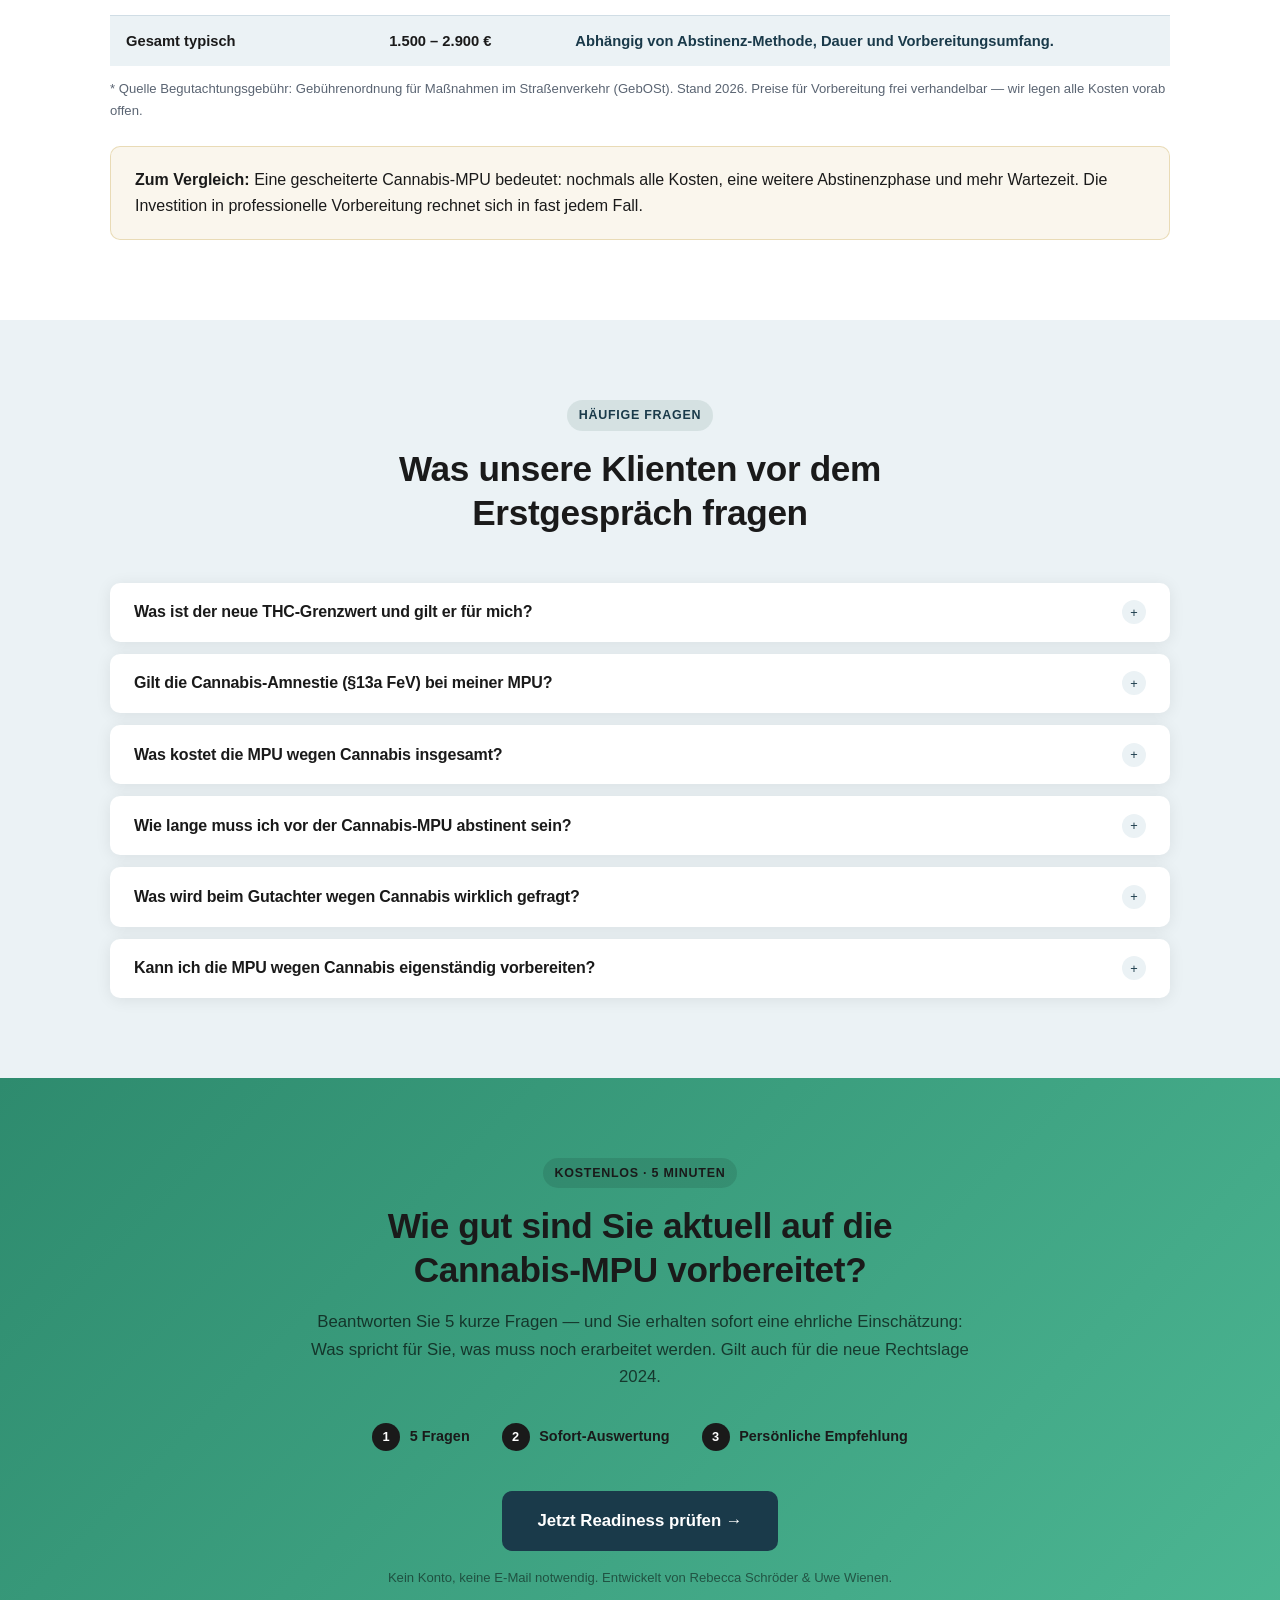
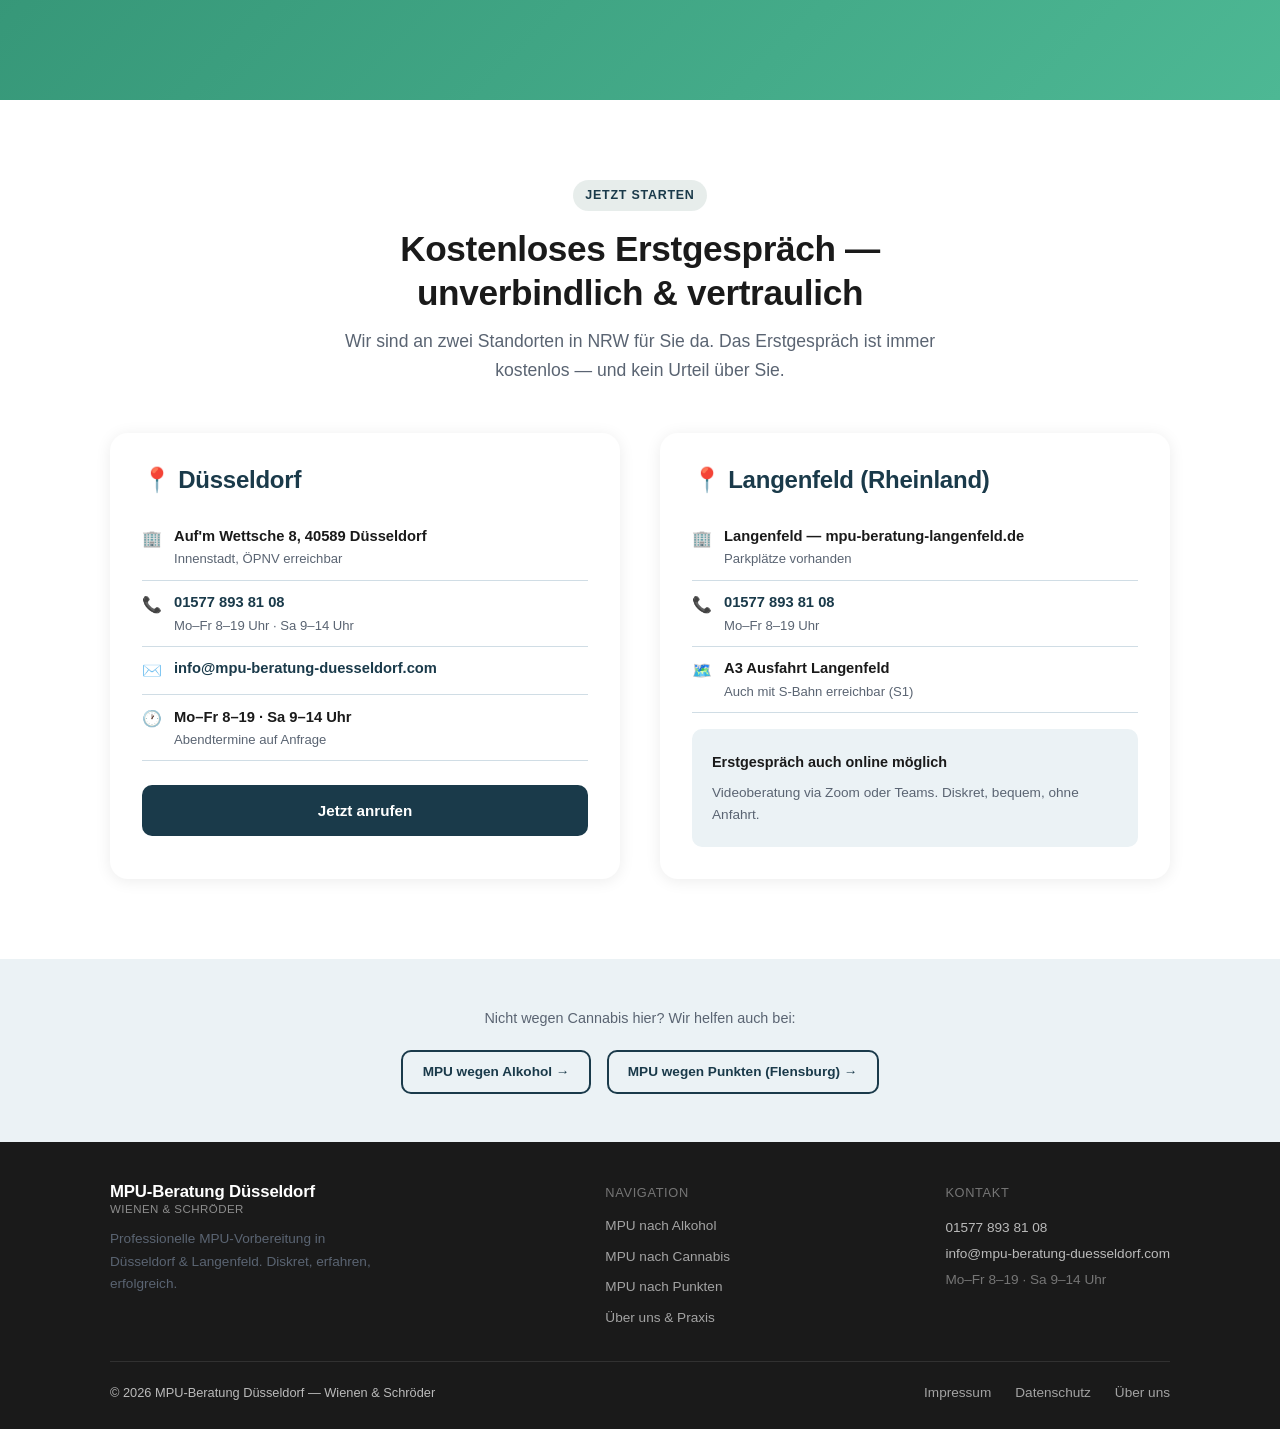
<file: cannabis.html>
<!DOCTYPE html>
<html lang="de">
<head>
  <meta charset="UTF-8" />
  <meta name="viewport" content="width=device-width, initial-scale=1.0" />
  <title>MPU wegen Cannabis &amp; Drogen Düsseldorf | Wienen &amp; Schröder MPU-Beratung</title>
  <meta name="description" content="MPU nach Cannabis? Neuer THC-Grenzwert 3,5 ng/ml seit August 2024. Wir erklären, was das für Ihren Fall bedeutet — kostenlose Erstberatung Düsseldorf &amp; Langenfeld." />
  <link rel="canonical" href="https://sebagrub.github.io/mpu-pilot-static/cannabis.html" />
  <meta property="og:title" content="MPU nach Cannabis 2024 — THC-Grenzwert &amp; Ihre Optionen in Düsseldorf" />
  <meta property="og:description" content="Neuer Grenzwert 3,5 ng/ml seit August 2024. Wir kennen die aktuelle Begutachtungspraxis und bereiten Sie konkret vor. 95% Bestehensquote." />
  <meta property="og:type" content="website" />
  <meta property="og:locale" content="de_DE" />
  <meta name="robots" content="index, follow" />
  <link rel="stylesheet" href="assets/style.css" />
  <style>
    :root {
      --primary: #1A3A4A;
      --primary-light: #2E6080;
      --primary-dark: #0D1F28;
      --accent: #2E8B6E;
      --accent-light: #4DB894;
      --bg: #F4F7F9;
      --surface: #FFFFFF;
      --surface2: #EBF2F5;
      --border: #D0DDE5;
    }
    .hero { background: linear-gradient(135deg, #0D1F28 0%, #1A3A4A 60%, #1E4D63 100%); }
    .hero::before { display: none; }
  </style>

  <script type="application/ld+json">
  {
    "@context": "https://schema.org",
    "@type": "LocalBusiness",
    "name": "MPU-Beratung Düsseldorf — Wienen & Schröder",
    "description": "Professionelle MPU-Vorbereitung nach Cannabis, Drogen und Alkohol. Spezialisiert auf die neue Rechtslage 2024: THC-Grenzwert 3,5 ng/ml und §13a FeV Cannabis-Amnestie.",
    "url": "https://sebagrub.github.io/mpu-pilot-static/cannabis.html",
    "telephone": "+4915778938108",
    "email": "info@mpu-beratung-duesseldorf.com",
    "address": {
      "@type": "PostalAddress",
      "streetAddress": "Auf'm Wettsche 8",
      "addressLocality": "Düsseldorf",
      "postalCode": "40589",
      "addressCountry": "DE"
    },
    "geo": { "@type": "GeoCoordinates", "latitude": 51.2217, "longitude": 6.7762 },
    "openingHoursSpecification": [
      { "@type": "OpeningHoursSpecification", "dayOfWeek": ["Monday","Tuesday","Wednesday","Thursday","Friday"], "opens": "08:00", "closes": "19:00" },
      { "@type": "OpeningHoursSpecification", "dayOfWeek": ["Saturday"], "opens": "09:00", "closes": "14:00" }
    ],
    "areaServed": ["Düsseldorf","Langenfeld","Mettmann","Leverkusen","Köln","Neuss","Ratingen"],
    "hasOfferCatalog": {
      "@type": "OfferCatalog",
      "name": "MPU-Vorbereitung Cannabis & Drogen",
      "itemListElement": [
        { "@type": "Offer", "itemOffered": { "@type": "Service", "name": "Einzelcoaching Cannabis-MPU", "description": "Persönliche Vorbereitung auf die MPU nach Cannabis-Auffälligkeit. Aktueller Rechtsstand 2024, Abstinenzplanung, psychologische Gesprächsvorbereitung, Reflexionsarbeit." } },
        { "@type": "Offer", "itemOffered": { "@type": "Service", "name": "Blipp AI Coach — Cannabis-MPU", "description": "KI-gestützte Vorbereitung rund um die Uhr. Spezialisiert auf die neue Cannabis-Gesetzgebung 2024 und aktuelle Begutachtungspraxis (BASt 2024)." } }
      ]
    },
    "employee": [
      { "@type": "Person", "name": "Uwe Wienen", "jobTitle": "Verkehrspsychologe & MPU-Berater" },
      { "@type": "Person", "name": "Rebecca Schröder", "jobTitle": "Psychologische MPU-Beraterin, Spezialistin Drogen-MPU" }
    ],
    "aggregateRating": { "@type": "AggregateRating", "ratingValue": "4.9", "reviewCount": "112", "bestRating": "5" }
  }
  </script>

  <script type="application/ld+json">
  {
    "@context": "https://schema.org",
    "@type": "FAQPage",
    "mainEntity": [
      {
        "@type": "Question",
        "name": "Was ist der neue THC-Grenzwert und gilt er für mich?",
        "acceptedAnswer": {
          "@type": "Answer",
          "text": "Seit August 2024 gilt ein THC-Grenzwert von 3,5 ng/ml aktives THC im Blut beim Führen eines Kraftfahrzeugs (§ 24a StVG). Darunter ist keine automatische MPU-Anordnung bei erstmaliger Auffälligkeit vorgesehen. Darüber gilt: MPU-Anordnung wahrscheinlich. Wichtig: Der alte inoffizielle Grenzwert von 1 ng/ml ist Geschichte. Ob der neue Grenzwert für Ihren konkreten Fall gilt, hängt vom Datum der Auffälligkeit und dem Verfahrensstand ab — das klären wir im Erstgespräch."
        }
      },
      {
        "@type": "Question",
        "name": "Gilt die Cannabis-Amnestie (§13a FeV) bei meiner MPU?",
        "acceptedAnswer": {
          "@type": "Answer",
          "text": "§13a FeV ist die sogenannte Cannabis-Amnestie-Regelung: Wer vor dem Inkrafttreten des neuen Cannabisgesetzes (vor August 2024) auffällig wurde und nach dem alten, strengeren Maßstab eine MPU-Anordnung erhalten hat, kann unter bestimmten Voraussetzungen von der neuen Regelung profitieren. Ob das auf Ihren Fall zutrifft, ist einzelfallabhängig — insbesondere der Zeitpunkt der Auffälligkeit und der Stand des Verfahrens sind entscheidend. Wir prüfen das kostenlos im Erstgespräch."
        }
      },
      {
        "@type": "Question",
        "name": "Was kostet die MPU wegen Cannabis insgesamt?",
        "acceptedAnswer": {
          "@type": "Answer",
          "text": "Die Gesamtkosten einer Cannabis-MPU liegen typisch zwischen 1.500 und 2.900 €. Die Begutachtung selbst ist gesetzlich auf 402 € brutto festgelegt (mit Drogenscreening: 555 € brutto). Hinzu kommen Drogenscreening-Kosten (25–150 € pro Probe), Abstinenznachweis über 3–6 Monate (200–450 €) und die persönliche Vorbereitung (640–1.800 €). Blipp AI Coaching ist für alle Klienten im Einzelcoaching kostenlos inklusive."
        }
      },
      {
        "@type": "Question",
        "name": "Wie lange muss ich vor der Cannabis-MPU abstinent sein?",
        "acceptedAnswer": {
          "@type": "Answer",
          "text": "Bei Cannabis-MPU wird in der Regel ein Abstinenznachweis von 3 bis 6 Monaten verlangt — je nach Einzelfall und Begutachtungsstelle. Nachgewiesen wird durch Urinproben und ggf. Haaranalyse (Haaranalyse deckt bis zu 6 Monate zurück ab). Wer noch keinen klaren Hinweis von der Behörde hat, welcher Zeitraum verlangt wird, sollte möglichst früh mit dem Abstinenznachweis beginnen. Wir beraten Sie individuell."
        }
      },
      {
        "@type": "Question",
        "name": "Was wird beim Gutachter wegen Cannabis wirklich gefragt?",
        "acceptedAnswer": {
          "@type": "Answer",
          "text": "Der Gutachter prüft: Konsumverhalten (Häufigkeit, Menge, Konsumform), die Fähigkeit zur Trennung von Konsum und Fahren, Einsicht in das Fehlverhalten und glaubwürdige Verhaltensänderung. Fragen wie 'Wie oft haben Sie konsumiert?', 'Was hat sich seitdem geändert?', 'Wie sicher sind Sie, nie wieder unter Einfluss zu fahren?' — und vor allem: Sind Ihre Antworten konsistent und glaubwürdig? Auswendig gelernte Antworten erkennen Gutachter sofort. Wir bereiten Sie auf die echten Fragen vor."
        }
      },
      {
        "@type": "Question",
        "name": "Kann ich die MPU wegen Cannabis eigenständig vorbereiten?",
        "acceptedAnswer": {
          "@type": "Answer",
          "text": "Theoretisch ja — praktisch sind die Risiken hoch. Die Begutachtungspraxis hat sich mit dem neuen Cannabisgesetz verändert, aktuelle BASt-Leitlinien 2024 kennen die meisten Foren-Ratgeber nicht. Ohne professionelle Begleitung fehlt das Feedback auf Ihre konkreten Antworten — und das ist der häufigste Grund für das Scheitern. Unser Blipp AI Coach kann ergänzend genutzt werden, ersetzt aber nicht das individuelle Coaching."
        }
      }
    ]
  }
  </script>

  <script type="application/ld+json">
  {
    "@context": "https://schema.org",
    "@type": "Service",
    "name": "Cannabis-MPU-Vorbereitung Düsseldorf",
    "provider": {
      "@type": "LocalBusiness",
      "name": "MPU-Beratung Düsseldorf — Wienen & Schröder"
    },
    "description": "Professionelle Vorbereitung auf die MPU nach Cannabis-Auffälligkeit. Spezialisiert auf den neuen THC-Grenzwert 3,5 ng/ml (seit August 2024) und §13a FeV Cannabis-Amnestie. Einzelcoaching + Blipp AI Coach.",
    "areaServed": ["Düsseldorf", "Langenfeld", "NRW"],
    "serviceType": "MPU-Vorbereitung Cannabis & Drogen",
    "offers": {
      "@type": "Offer",
      "priceCurrency": "EUR",
      "priceRange": "1500-2900"
    }
  }
  </script>
</head>
<body>

<!-- HEADER -->
<header class="site-header">
  <div class="container header-inner">
    <a href="index.html" class="logo" style="text-decoration:none">
      <span class="logo-name">MPU-Beratung Düsseldorf</span>
      <span class="logo-sub">Wienen &amp; Schröder</span>
    </a>
    <div class="header-right">
      <div style="text-align:right">
        <div class="header-phone"><a href="tel:+4915778938108" style="color:inherit;text-decoration:none">01577 893 81 08</a></div>
        <span style="font-size:.75rem;color:var(--text-muted)">Mo–Fr 8–19 Uhr · Sa 9–14 Uhr</span>
      </div>
      <a href="#kontakt" class="btn btn-primary btn-sm">Erstberatung — kostenlos</a>
    </div>
  </div>
</header>

<!-- HERO -->
<section class="hero">
  <div class="container">
    <div class="hero-eyebrow">MPU nach Cannabis · Düsseldorf &amp; Langenfeld</div>
    <h1>Cannabis 2024: Was jetzt <em>wirklich</em> gilt.</h1>
    <p class="hero-sub">Seit August 2024 gilt ein neuer THC-Grenzwert von 3,5 ng/ml im Blut. Die Regeln haben sich geändert — doch viele Infos im Netz sind veraltet. Wir kennen die aktuelle Rechtslage und bereiten Sie konkret vor.</p>
    <div class="hero-ctas">
      <a href="#kontakt" class="btn btn-accent btn-lg">Kostenlose Erstberatung</a>
      <a href="#thc-grenzwert" class="btn btn-outline-inv btn-lg">THC-Grenzwert verstehen →</a>
    </div>
    <div class="hero-badges">
      <div class="hero-badge"><div class="hero-badge-icon">✓</div> 95% Bestehensquote</div>
      <div class="hero-badge"><div class="hero-badge-icon">✓</div> THC-Grenzwert aktuell</div>
      <div class="hero-badge"><div class="hero-badge-icon">✓</div> 15+ Jahre Erfahrung</div>
      <div class="hero-badge"><div class="hero-badge-icon">✓</div> Kein Urteil — nur Hilfe</div>
    </div>
  </div>
</section>

<!-- STATS BAR -->
<div class="stats-bar">
  <div class="container stats-inner">
    <div class="stat-item">
      <div class="stat-num">95%</div>
      <div class="stat-label">Unsere Bestehensquote</div>
    </div>
    <div class="stat-item">
      <div class="stat-num">62%</div>
      <div class="stat-label">Bundesschnitt (BASt 2024)</div>
    </div>
    <div class="stat-item">
      <div class="stat-num">15+</div>
      <div class="stat-label">Jahre Beratungserfahrung</div>
    </div>
    <div class="stat-item">
      <div class="stat-num">2</div>
      <div class="stat-label">Standorte in NRW</div>
    </div>
    <div class="stat-item">
      <div class="stat-num">500+</div>
      <div class="stat-label">Klienten begleitet</div>
    </div>
  </div>
</div>

<!-- PROBLEM -->
<section class="section problem" id="thc-grenzwert">
  <div class="container">
    <div class="section-header">
      <span class="eyebrow-label">Ihre Situation</span>
      <h2>Neue Gesetze, alte Verfahren — das ist verwirrend.</h2>
      <p class="lead">Cannabis ist 2024 teils legalisiert worden — und trotzdem stehen viele Menschen plötzlich vor einer MPU-Anordnung. Wir helfen Ihnen, das zu verstehen.</p>
    </div>
    <div class="grid-3">
      <div class="problem-card">
        <h3>Der neue THC-Grenzwert verwirrt alle</h3>
        <p>Seit August 2024: 3,5 ng/ml statt der alten Empfehlung von 1 ng/ml. Cannabis ist teils legal, trotzdem MPU? Wir erklären, warum das zusammengeht und was in Ihrem konkreten Fall gilt.</p>
      </div>
      <div class="problem-card">
        <h3>War das legal oder nicht?</h3>
        <p>Das neue Cannabisgesetz hat vieles erlaubt, aber die Straßenverkehrsregeln sind separat geregelt. Viele wurden nach dem alten Maßstab erwischt und wissen nicht, ob §13a FeV für sie gilt (Cannabis-Amnestie). Wir klären das.</p>
      </div>
      <div class="problem-card">
        <h3>Widersprüchliche Informationen überall</h3>
        <p>Foren, Anwälte, Freunde — niemand gibt dieselbe Antwort. Wir kennen die aktuelle Begutachtungspraxis (BASt 2024) und bereiten Sie auf genau das vor, was wirklich passiert.</p>
      </div>
    </div>
    <div class="highlight-box mt-4">
      <strong>THC-Grenzwert seit August 2024: 3,5 ng/ml im Blut (aktives THC).</strong><br><br>
      Darunter: keine automatische MPU bei erstmaliger Auffälligkeit. Darüber: MPU-Anordnung wahrscheinlich.<br><br>
      <strong>§13a FeV Cannabis-Amnestie:</strong> Wer vor dem neuen Gesetz auffällig wurde, kann unter Umständen von der Amnestie profitieren. Ob das auf Ihren Fall zutrifft, prüfen wir kostenlos im Erstgespräch.
    </div>
  </div>
</section>

<!-- PROCESS -->
<section class="section bg-surface" id="ablauf">
  <div class="container">
    <div class="section-header centered">
      <span class="eyebrow-label">Ihr Weg zurück</span>
      <h2>In drei Schritten zur bestandenen MPU</h2>
      <p class="lead">Kein Rätselraten über Gesetze und Grenzwerte — ein klarer Plan, der auf Ihre aktuelle Situation zugeschnitten ist.</p>
    </div>
    <div class="process-steps">
      <div class="step">
        <div class="step-num">1</div>
        <h3>Kostenloses Erstgespräch</h3>
        <p>Wir klären Ihren Fall: Wann waren Sie auffällig, welcher Grenzwert gilt, ob §13a FeV greift und was als Nächstes konkret zu tun ist. Offen, vertraulich, unverbindlich. Per Telefon oder vor Ort in Düsseldorf oder Langenfeld.</p>
      </div>
      <div class="step">
        <div class="step-num">2</div>
        <h3>Individuelle Vorbereitung mit Blipp AI</h3>
        <p>Psychologische Gesprächsvorbereitung, Reflexionsarbeit, Abstinenzbegleitung — und parallel dazu Ihr persönlicher <strong>Blipp AI Coach</strong> für die Zeit zwischen den Terminen. Blipp kennt die Cannabis-spezifischen Gutachter-Fragen.</p>
      </div>
      <div class="step">
        <div class="step-num">3</div>
        <h3>MPU bestehen</h3>
        <p>Mit dem Begutachtungsgespräch wirklich umgehen können — nicht auswendig gelernte Antworten, sondern echte, glaubwürdige Einsicht und Verhaltensänderung. Gerade bei Cannabis prüfen Gutachter das besonders kritisch.</p>
      </div>
    </div>
  </div>
</section>

<!-- BLIPP AI -->
<section class="section blipp">
  <div class="container grid-2">
    <div>
      <div class="eyebrow">✦ Blipp AI · Exklusiv bei uns</div>
      <h2>Ihr Coach. Immer erreichbar.</h2>
      <p class="lead">Rebecca Schröder und Uwe Wienen haben ihr gesamtes Beratungswissen — inklusive der neuen Cannabis-Rechtslage 2024 — in <strong>Blipp AI</strong> eingebettet. Ein KI-Coaching-System, das kein anderer MPU-Berater in Düsseldorf anbietet.</p>
      <div class="blipp-features">
        <div class="blipp-feat">
          <div class="blipp-feat-icon">🕐</div>
          <div class="blipp-feat-text">
            <h4>24/7 zwischen den Terminen</h4>
            <p>Fragen zur aktuellen Gesetzeslage, Übungen, Reflexionsimpulse — jederzeit. Nicht erst beim nächsten Termin.</p>
          </div>
        </div>
        <div class="blipp-feat">
          <div class="blipp-feat-icon">🧠</div>
          <div class="blipp-feat-text">
            <h4>Aktuelle Cannabis-Gesetzgebung 2024</h4>
            <p>Blipp AI ist auf dem Stand der BASt-Leitlinien 2024. THC-Grenzwert, §13a FeV, Begutachtungspraxis — alles aktuell.</p>
          </div>
        </div>
        <div class="blipp-feat">
          <div class="blipp-feat-icon">🎯</div>
          <div class="blipp-feat-text">
            <h4>Personalisiert auf Ihren Anlass</h4>
            <p>Cannabis-MPU ist nicht gleich Alkohol-MPU. Blipp AI bereitet Sie auf die Fragen vor, die Gutachter bei Drogen-Fällen wirklich stellen.</p>
          </div>
        </div>
      </div>
    </div>
    <div style="background:rgba(255,255,255,.06);border-radius:18px;padding:2.5rem;border:1px solid rgba(255,255,255,.12)">
      <div style="font-size:.8rem;color:rgba(255,255,255,.5);margin-bottom:1.25rem;text-transform:uppercase;letter-spacing:.06em;font-weight:700">Blipp AI · Beispiel-Gespräch</div>
      <div style="display:flex;flex-direction:column;gap:1rem">
        <div style="background:rgba(255,255,255,.08);border-radius:12px 12px 12px 3px;padding:.9rem 1.1rem;font-size:.9rem;color:rgba(255,255,255,.85);max-width:90%">"Ich weiß nicht mal genau, ob der alte Grenzwert oder der neue für mich gilt."</div>
        <div style="background:var(--accent);border-radius:12px 12px 3px 12px;padding:.9rem 1.1rem;font-size:.9rem;color:#fff;max-width:90%;align-self:flex-end">"Das ist genau das, was viele nicht wissen. Lass mich kurz fragen: Wann warst du auffällig — vor oder nach August 2024? Das entscheidet über §13a FeV."</div>
        <div style="background:rgba(255,255,255,.08);border-radius:12px 12px 12px 3px;padding:.9rem 1.1rem;font-size:.9rem;color:rgba(255,255,255,.85);max-width:90%">"Vor August, ich glaube März 2024."</div>
        <div style="background:var(--accent);border-radius:12px 12px 3px 12px;padding:.9rem 1.1rem;font-size:.9rem;color:#fff;max-width:90%;align-self:flex-end">"Dann könnte die Cannabis-Amnestie greifen. Das ist wichtig für deine Strategie. Ich erkläre dir jetzt, was das konkret bedeutet und was du als Nächstes tun solltest."</div>
      </div>
      <div style="font-size:.75rem;color:rgba(255,255,255,.35);margin-top:1rem;text-align:center">Beispielhaft · Blipp AI arbeitet auf Basis Ihrer echten Situation</div>
    </div>
  </div>
</section>

<!-- ABOUT TEAM -->
<section class="section bg-surface2">
  <div class="container">
    <div class="section-header centered">
      <span class="eyebrow-label">Ihr Team</span>
      <h2>W&amp;S MPU-Beratung GBR</h2>
      <p class="lead">Zwei erfahrene Berater mit einem gemeinsamen Ziel: Sie wieder ans Steuer bringen — mit dem aktuellen Rechtsstand, nicht mit veralteten Infos.</p>
    </div>
    <div class="team-cards">
      <div class="team-card">
        <div class="team-avatar">UW</div>
        <h3>Uwe Wienen</h3>
        <div class="role">Verkehrspsychologe · MPU-Berater</div>
        <p>Über 15 Jahre Erfahrung in der MPU-Vorbereitung. Frühere Tätigkeit bei einer akkreditierten Begutachtungsstelle — er weiß aus erster Hand, wie Gutachter Cannabis-Fälle bewerten und was seit 2024 anders ist. Klares, sachliches Auftreten ohne Verurteilung.</p>
        <div style="display:flex;gap:.5rem;flex-wrap:wrap;margin-top:1rem">
          <span class="pill pill-primary">Cannabis-MPU</span>
          <span class="pill pill-primary">Drogen-MPU</span>
          <span class="pill pill-primary">Verkehrspsychologie</span>
        </div>
      </div>
      <div class="team-card">
        <div class="team-avatar">RS</div>
        <h3>Rebecca Schröder</h3>
        <div class="role">Spezialistin Drogen-MPU · Blipp AI Architektin</div>
        <p>Psychologin mit Schwerpunkt Verhaltensänderung, Suchtberatung und Reflexionsarbeit. Spezialisiert auf Drogen-MPU-Fälle — insbesondere Cannabis. Entwicklerin des Blipp AI Coaching-Systems, das aktuelles Fachwissen rund um die Uhr verfügbar macht.</p>
        <div style="display:flex;gap:.5rem;flex-wrap:wrap;margin-top:1rem">
          <span class="pill pill-primary">Drogen &amp; Cannabis</span>
          <span class="pill pill-primary">Abstinenzbegleitung</span>
          <span class="pill pill-primary">Blipp AI</span>
        </div>
      </div>
    </div>
  </div>
</section>

<!-- COSTS -->
<section class="section bg-surface">
  <div class="container">
    <div class="section-header">
      <span class="eyebrow-label">Transparente Kosten</span>
      <h2>Was eine Cannabis-MPU wirklich kostet</h2>
      <p class="lead">Keine Überraschungen. Alle Kostenpositionen aufgeschlüsselt — inklusive der gesetzlich geregelten Begutachtungsgebühr.</p>
    </div>
    <table class="costs-table">
      <thead>
        <tr><th>Kostenblock</th><th>Betrag</th><th>Details</th></tr>
      </thead>
      <tbody>
        <tr><td><strong>MPU-Begutachtung (TÜV/DEKRA/PIMA)</strong></td><td><strong>402 € brutto</strong><br><span style="font-size:.8rem;font-weight:400">mit Drogenscreening: 555 € brutto</span></td><td>Gesetzlich festgelegt (GebOSt). Drogenscreening wird bei Cannabis-MPU häufig direkt beim Gutachter durchgeführt.</td></tr>
        <tr><td>Drogenscreening (Urin/Haaranalyse)</td><td>25–150 € pro Probe</td><td>Urintest günstig, Haaranalyse teurer aber aussagekräftiger (deckt bis zu 6 Monate ab). Mehrere Proben über die Abstinenzphase verteilt.</td></tr>
        <tr><td>Abstinenznachweis (3–6 Monate)</td><td>200–450 €</td><td>Abhängig von Häufigkeit und Methode der Proben. Bei kürzerer Abstinenzforderung günstiger als bei Alkohol-MPU.</td></tr>
        <tr><td>MPU-Vorbereitung Einzelcoaching (8–12 Std.)</td><td>640–1.800 €</td><td>80–150 € pro Stunde. Umfang richtet sich nach Ihrem Ausgangsniveau und Komplexität des Falls.</td></tr>
        <tr><td>Blipp AI Coach (inklusive)</td><td><strong>kostenlos</strong></td><td>Für alle Klienten im Einzelcoaching enthalten. Cannabis-spezifische Vorbereitung auf Gutachterfragen.</td></tr>
        <tr class="costs-total"><td><strong>Gesamt typisch</strong></td><td><strong>1.500 – 2.900 €</strong></td><td>Abhängig von Abstinenz-Methode, Dauer und Vorbereitungsumfang.</td></tr>
      </tbody>
    </table>
    <p class="costs-note">* Quelle Begutachtungsgebühr: Gebührenordnung für Maßnahmen im Straßenverkehr (GebOSt). Stand 2026. Preise für Vorbereitung frei verhandelbar — wir legen alle Kosten vorab offen.</p>
    <div class="highlight-box mt-3">
      <strong>Zum Vergleich:</strong> Eine gescheiterte Cannabis-MPU bedeutet: nochmals alle Kosten, eine weitere Abstinenzphase und mehr Wartezeit. Die Investition in professionelle Vorbereitung rechnet sich in fast jedem Fall.
    </div>
  </div>
</section>

<!-- FAQ -->
<section class="section bg-surface2">
  <div class="container">
    <div class="section-header centered">
      <span class="eyebrow-label">Häufige Fragen</span>
      <h2>Was unsere Klienten vor dem Erstgespräch fragen</h2>
    </div>
    <div class="faq-list">
      <div class="faq-item">
        <div class="faq-q"><h4>Was ist der neue THC-Grenzwert und gilt er für mich?</h4><div class="faq-icon">+</div></div>
        <div class="faq-a"><div class="faq-a-inner"><p>Seit August 2024 gilt ein THC-Grenzwert von <strong>3,5 ng/ml aktives THC im Blut</strong> beim Führen eines Kraftfahrzeugs (§ 24a StVG). Darunter ist keine automatische MPU-Anordnung bei erstmaliger Auffälligkeit vorgesehen. Darüber: MPU-Anordnung wahrscheinlich. Der alte inoffizielle Grenzwert von 1 ng/ml gilt nicht mehr. Ob der neue Grenzwert für Ihren konkreten Fall greift, hängt vom Datum der Auffälligkeit und dem Verfahrensstand ab — das klären wir im kostenlosen Erstgespräch.</p></div></div>
      </div>
      <div class="faq-item">
        <div class="faq-q"><h4>Gilt die Cannabis-Amnestie (§13a FeV) bei meiner MPU?</h4><div class="faq-icon">+</div></div>
        <div class="faq-a"><div class="faq-a-inner"><p>§13a FeV kann für Personen greifen, die <strong>vor August 2024</strong> auffällig wurden und nach dem alten, strengeren Maßstab (1 ng/ml) eine MPU-Anordnung erhalten haben. Unter bestimmten Voraussetzungen ist eine Neubewertung nach dem neuen Recht möglich. Ob das auf Ihren Fall zutrifft, ist einzelfallabhängig — entscheidend sind Zeitpunkt der Auffälligkeit, Verfahrensstand und Behördenkommunikation. Wir prüfen das kostenlos im Erstgespräch.</p></div></div>
      </div>
      <div class="faq-item">
        <div class="faq-q"><h4>Was kostet die MPU wegen Cannabis insgesamt?</h4><div class="faq-icon">+</div></div>
        <div class="faq-a"><div class="faq-a-inner"><p>Die Gesamtkosten liegen typisch zwischen <strong>1.500 und 2.900 €</strong>. Die Begutachtung selbst ist gesetzlich auf <strong>402 € brutto</strong> festgelegt (mit Drogenscreening: 555 € brutto). Hinzu kommen Drogenscreening-Kosten (25–150 € pro Probe), Abstinenznachweis über 3–6 Monate (200–450 €) und persönliche Vorbereitung (640–1.800 €). Blipp AI Coaching ist für alle Coaching-Klienten kostenlos inklusive. Alle Positionen werden im Erstgespräch offen besprochen.</p></div></div>
      </div>
      <div class="faq-item">
        <div class="faq-q"><h4>Wie lange muss ich vor der Cannabis-MPU abstinent sein?</h4><div class="faq-icon">+</div></div>
        <div class="faq-a"><div class="faq-a-inner"><p>In der Regel werden <strong>3 bis 6 Monate</strong> nachgewiesene Abstinenz verlangt — je nach Einzelfall und Begutachtungsstelle. Nachgewiesen wird durch regelmäßige Urinproben und ggf. Haaranalyse (Haaranalyse kann bis zu 6 Monate zurückliegende Konsummuster sichtbar machen). Wer mit der Abstinenzphase möglichst früh beginnt, spart wertvolle Zeit. Wir beraten Sie individuell, welcher Nachweis in Ihrem Fall verlangt wird und wie Sie ihn am effizientesten erbringen.</p></div></div>
      </div>
      <div class="faq-item">
        <div class="faq-q"><h4>Was wird beim Gutachter wegen Cannabis wirklich gefragt?</h4><div class="faq-icon">+</div></div>
        <div class="faq-a"><div class="faq-a-inner"><p>Der Gutachter prüft vor allem: <strong>Konsumverhalten</strong> (Häufigkeit, Menge, Konsumform), die <strong>Fähigkeit zur Trennung</strong> von Konsum und Fahren, <strong>Einsicht</strong> in das Fehlverhalten und glaubwürdige Verhaltensänderung. Fragen wie "Wie oft haben Sie konsumiert?", "Was hat sich seitdem geändert?", "Warum meinen Sie, können Sie Konsum und Fahren sicher trennen?" — und vor allem: Sind Ihre Antworten konsistent und glaubwürdig? Auswendig gelernte Antworten erkennen Gutachter sofort. Wir bereiten Sie auf die echten Fragen vor.</p></div></div>
      </div>
      <div class="faq-item">
        <div class="faq-q"><h4>Kann ich die MPU wegen Cannabis eigenständig vorbereiten?</h4><div class="faq-icon">+</div></div>
        <div class="faq-a"><div class="faq-a-inner"><p>Theoretisch ja — praktisch sind die Risiken hoch. Die Begutachtungspraxis hat sich mit dem neuen Cannabisgesetz 2024 verändert, und aktuelle BASt-Leitlinien kennen die meisten Foren-Ratgeber nicht. Ohne professionelles Feedback auf Ihre konkreten Antworten fehlt das Wichtigste. Unser <strong>Blipp AI Coach</strong> kann ergänzend genutzt werden — er ist kostenlos und jederzeit erreichbar. Für die vollständige Vorbereitung empfehlen wir das Einzelcoaching. Bundesweit scheitern rund 38% der MPU-Teilnehmer beim ersten Versuch.</p></div></div>
      </div>
    </div>
  </div>
</section>

<!-- READINESS CHECK -->
<section class="section readiness">
  <div class="container" style="max-width:700px">
    <span class="eyebrow-label" style="background:rgba(0,0,0,.1);color:var(--text)">Kostenlos · 5 Minuten</span>
    <h2>Wie gut sind Sie aktuell auf die Cannabis-MPU vorbereitet?</h2>
    <p>Beantworten Sie 5 kurze Fragen — und Sie erhalten sofort eine ehrliche Einschätzung: Was spricht für Sie, was muss noch erarbeitet werden. Gilt auch für die neue Rechtslage 2024.</p>
    <div class="readiness-steps">
      <div class="readiness-step"><div class="readiness-step-dot">1</div> 5 Fragen</div>
      <div class="readiness-step"><div class="readiness-step-dot">2</div> Sofort-Auswertung</div>
      <div class="readiness-step"><div class="readiness-step-dot">3</div> Persönliche Empfehlung</div>
    </div>
    <a href="#kontakt" class="btn btn-primary btn-lg">Jetzt Readiness prüfen →</a>
    <p style="margin-top:1rem;font-size:.82rem;color:rgba(0,0,0,.5)">Kein Konto, keine E-Mail notwendig. Entwickelt von Rebecca Schröder &amp; Uwe Wienen.</p>
  </div>
</section>

<!-- CONTACT -->
<section class="section bg-surface" id="kontakt">
  <div class="container">
    <div class="section-header centered">
      <span class="eyebrow-label">Jetzt starten</span>
      <h2>Kostenloses Erstgespräch — unverbindlich &amp; vertraulich</h2>
      <p class="lead">Wir sind an zwei Standorten in NRW für Sie da. Das Erstgespräch ist immer kostenlos — und kein Urteil über Sie.</p>
    </div>
    <div class="contact-grid">
      <div class="contact-card">
        <h3>📍 Düsseldorf</h3>
        <div class="contact-row"><span class="icon">🏢</span><div><div class="val">Auf'm Wettsche 8, 40589 Düsseldorf</div><div class="sub">Innenstadt, ÖPNV erreichbar</div></div></div>
        <div class="contact-row"><span class="icon">📞</span><div><div class="val"><a href="tel:+4915778938108">01577 893 81 08</a></div><div class="sub">Mo–Fr 8–19 Uhr · Sa 9–14 Uhr</div></div></div>
        <div class="contact-row"><span class="icon">✉️</span><div><div class="val"><a href="mailto:info@mpu-beratung-duesseldorf.com">info@mpu-beratung-duesseldorf.com</a></div></div></div>
        <div class="contact-row"><span class="icon">🕐</span><div><div class="val">Mo–Fr 8–19 · Sa 9–14 Uhr</div><div class="sub">Abendtermine auf Anfrage</div></div></div>
        <a href="tel:+4915778938108" class="btn btn-primary mt-3" style="width:100%;justify-content:center">Jetzt anrufen</a>
      </div>
      <div class="contact-card">
        <h3>📍 Langenfeld (Rheinland)</h3>
        <div class="contact-row"><span class="icon">🏢</span><div><div class="val">Langenfeld — mpu-beratung-langenfeld.de</div><div class="sub">Parkplätze vorhanden</div></div></div>
        <div class="contact-row"><span class="icon">📞</span><div><div class="val"><a href="tel:+4915778938108">01577 893 81 08</a></div><div class="sub">Mo–Fr 8–19 Uhr</div></div></div>
        <div class="contact-row"><span class="icon">🗺️</span><div><div class="val">A3 Ausfahrt Langenfeld</div><div class="sub">Auch mit S-Bahn erreichbar (S1)</div></div></div>
        <div style="background:var(--surface2);border-radius:var(--radius);padding:1.25rem;margin-top:1rem">
          <strong style="font-size:.9rem">Erstgespräch auch online möglich</strong>
          <p style="font-size:.85rem;margin-top:.4rem">Videoberatung via Zoom oder Teams. Diskret, bequem, ohne Anfahrt.</p>
        </div>
      </div>
    </div>
  </div>
</section>

<!-- OTHER VARIANTS -->
<section class="section-sm bg-surface2">
  <div class="container" style="text-align:center">
    <p style="font-size:.9rem;color:var(--text-muted);margin-bottom:1.25rem">Nicht wegen Cannabis hier? Wir helfen auch bei:</p>
    <div style="display:flex;gap:1rem;justify-content:center;flex-wrap:wrap">
      <a href="alkohol.html" class="btn btn-outline btn-sm">MPU wegen Alkohol →</a>
      <a href="punkte.html" class="btn btn-outline btn-sm">MPU wegen Punkten (Flensburg) →</a>
    </div>
  </div>
</section>

<!-- FOOTER -->
<footer class="site-footer">
  <div class="container">
    <div class="footer-inner">
      <div class="footer-brand">
        <div class="logo">
          <span class="logo-name">MPU-Beratung Düsseldorf</span>
          <span class="logo-sub">Wienen &amp; Schröder</span>
        </div>
        <p>Professionelle MPU-Vorbereitung in Düsseldorf &amp; Langenfeld. Diskret, erfahren, erfolgreich.</p>
      </div>
      <div>
        <div style="font-size:.8rem;color:rgba(255,255,255,.4);margin-bottom:.75rem;text-transform:uppercase;letter-spacing:.05em">Navigation</div>
        <div class="footer-links" style="flex-direction:column;gap:.5rem;align-items:flex-start">
          <a href="alkohol.html">MPU nach Alkohol</a>
          <a href="cannabis.html">MPU nach Cannabis</a>
          <a href="punkte.html">MPU nach Punkten</a>
          <a href="grounding.html">Über uns &amp; Praxis</a>
        </div>
      </div>
      <div>
        <div style="font-size:.8rem;color:rgba(255,255,255,.4);margin-bottom:.75rem;text-transform:uppercase;letter-spacing:.05em">Kontakt</div>
        <div style="font-size:.85rem;line-height:1.9">
          <div><a href="tel:+4915778938108" style="color:rgba(255,255,255,.7)">01577 893 81 08</a></div>
          <div><a href="mailto:info@mpu-beratung-duesseldorf.com" style="color:rgba(255,255,255,.7)">info@mpu-beratung-duesseldorf.com</a></div>
          <div style="color:rgba(255,255,255,.4)">Mo–Fr 8–19 · Sa 9–14 Uhr</div>
        </div>
      </div>
    </div>
    <div class="footer-bottom">
      <span>© 2026 MPU-Beratung Düsseldorf — Wienen &amp; Schröder</span>
      <div class="footer-links">
        <a href="impressum.html">Impressum</a>
        <a href="datenschutz.html">Datenschutz</a>
        <a href="grounding.html">Über uns</a>
      </div>
    </div>
  </div>
</footer>

<script>
document.querySelectorAll('.faq-q').forEach(btn => {
  btn.addEventListener('click', () => {
    const item = btn.closest('.faq-item');
    const isOpen = item.classList.contains('open');
    document.querySelectorAll('.faq-item').forEach(i => i.classList.remove('open'));
    if (!isOpen) item.classList.add('open');
  });
});
</script>
</body>
</html>
</file>
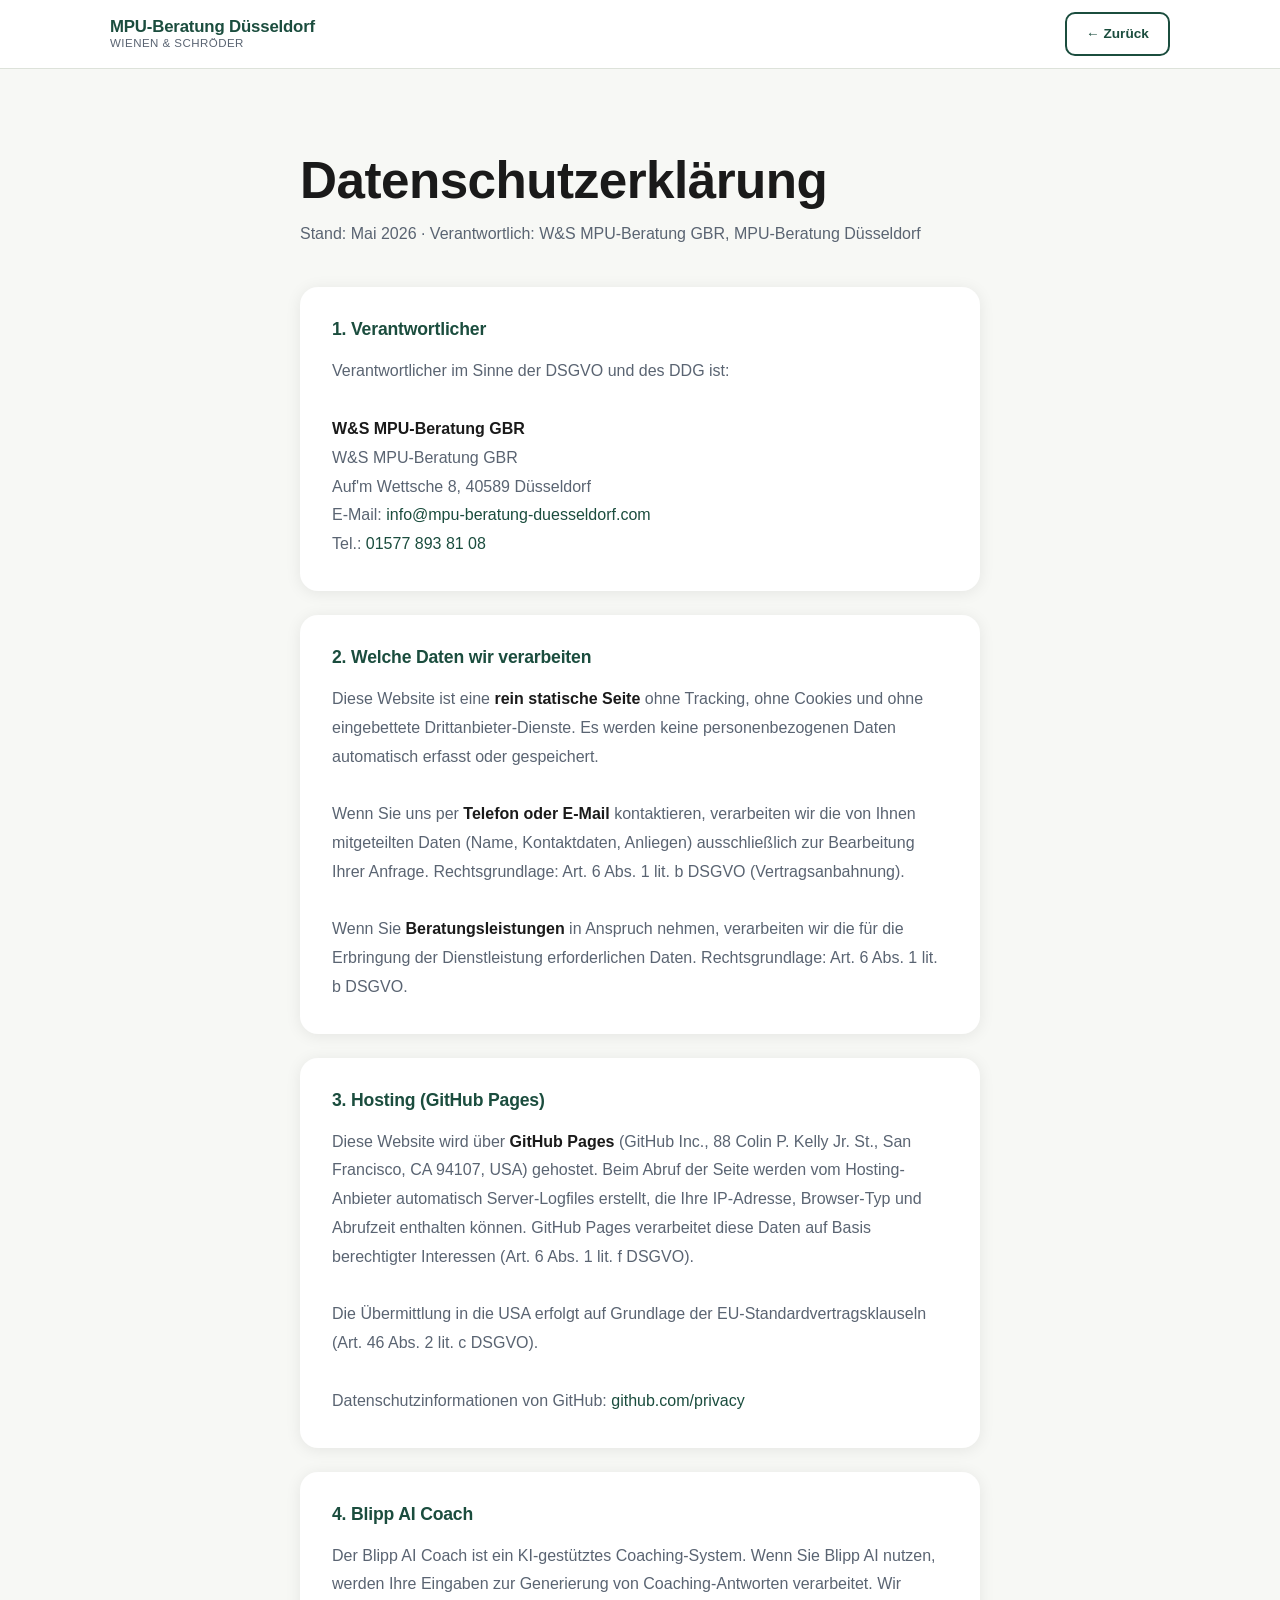
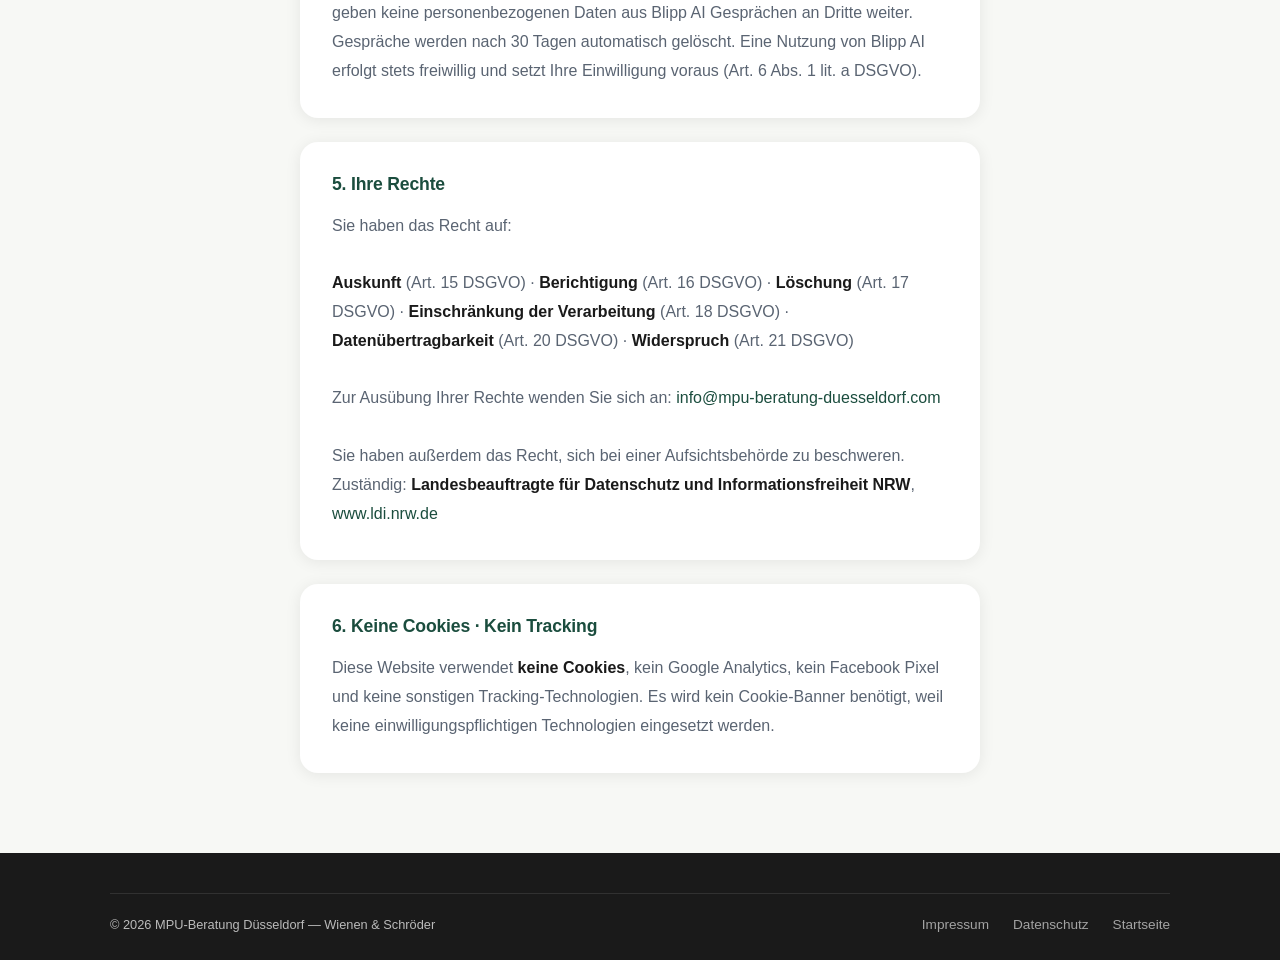
<file: datenschutz.html>
<!DOCTYPE html>
<html lang="de">
<head>
  <meta charset="UTF-8" />
  <meta name="viewport" content="width=device-width, initial-scale=1.0" />
  <title>Datenschutz | MPU-Beratung Düsseldorf — Wienen & Schröder</title>
  <meta name="robots" content="noindex, follow" />
  <link rel="canonical" href="https://sebagrub.github.io/mpu-pilot-static/datenschutz.html" />
  <link rel="stylesheet" href="assets/style.css" />
</head>
<body>
<header class="site-header">
  <div class="container header-inner">
    <a href="index.html" class="logo" style="text-decoration:none">
      <span class="logo-name">MPU-Beratung Düsseldorf</span>
      <span class="logo-sub">Wienen &amp; Schröder</span>
    </a>
    <div class="header-right">
      <a href="index.html" class="btn btn-outline btn-sm">← Zurück</a>
    </div>
  </div>
</header>

<section class="section">
  <div class="container" style="max-width:720px">
    <h1 style="margin-bottom:.5rem">Datenschutzerklärung</h1>
    <p style="color:var(--text-muted);margin-bottom:2.5rem">Stand: Mai 2026 · Verantwortlich: W&amp;S MPU-Beratung GBR, MPU-Beratung Düsseldorf</p>

    <div style="display:flex;flex-direction:column;gap:1.5rem">

      <div style="background:var(--surface);border-radius:var(--radius-lg);padding:2rem;box-shadow:var(--shadow)">
        <h2 style="font-size:1.1rem;margin-bottom:1rem;color:var(--primary)">1. Verantwortlicher</h2>
        <p style="color:var(--text-muted);line-height:1.8">Verantwortlicher im Sinne der DSGVO und des DDG ist:<br><br>
        <strong>W&amp;S MPU-Beratung GBR</strong><br>
        W&S MPU-Beratung GBR<br>
        Auf'm Wettsche 8, 40589 Düsseldorf<br>
        E-Mail: <a href="mailto:info@mpu-beratung-duesseldorf.com">info@mpu-beratung-duesseldorf.com</a><br>
        Tel.: <a href="tel:+4915778938108">01577 893 81 08</a></p>
      </div>

      <div style="background:var(--surface);border-radius:var(--radius-lg);padding:2rem;box-shadow:var(--shadow)">
        <h2 style="font-size:1.1rem;margin-bottom:1rem;color:var(--primary)">2. Welche Daten wir verarbeiten</h2>
        <p style="color:var(--text-muted);line-height:1.8">Diese Website ist eine <strong>rein statische Seite</strong> ohne Tracking, ohne Cookies und ohne eingebettete Drittanbieter-Dienste. Es werden keine personenbezogenen Daten automatisch erfasst oder gespeichert.<br><br>
        Wenn Sie uns per <strong>Telefon oder E-Mail</strong> kontaktieren, verarbeiten wir die von Ihnen mitgeteilten Daten (Name, Kontaktdaten, Anliegen) ausschließlich zur Bearbeitung Ihrer Anfrage. Rechtsgrundlage: Art. 6 Abs. 1 lit. b DSGVO (Vertragsanbahnung).<br><br>
        Wenn Sie <strong>Beratungsleistungen</strong> in Anspruch nehmen, verarbeiten wir die für die Erbringung der Dienstleistung erforderlichen Daten. Rechtsgrundlage: Art. 6 Abs. 1 lit. b DSGVO.</p>
      </div>

      <div style="background:var(--surface);border-radius:var(--radius-lg);padding:2rem;box-shadow:var(--shadow)">
        <h2 style="font-size:1.1rem;margin-bottom:1rem;color:var(--primary)">3. Hosting (GitHub Pages)</h2>
        <p style="color:var(--text-muted);line-height:1.8">Diese Website wird über <strong>GitHub Pages</strong> (GitHub Inc., 88 Colin P. Kelly Jr. St., San Francisco, CA 94107, USA) gehostet. Beim Abruf der Seite werden vom Hosting-Anbieter automatisch Server-Logfiles erstellt, die Ihre IP-Adresse, Browser-Typ und Abrufzeit enthalten können. GitHub Pages verarbeitet diese Daten auf Basis berechtigter Interessen (Art. 6 Abs. 1 lit. f DSGVO).<br><br>
        Die Übermittlung in die USA erfolgt auf Grundlage der EU-Standardvertragsklauseln (Art. 46 Abs. 2 lit. c DSGVO).<br><br>
        Datenschutzinformationen von GitHub: <a href="https://docs.github.com/en/site-policy/privacy-policies/github-general-privacy-statement" target="_blank" rel="noopener">github.com/privacy</a></p>
      </div>

      <div style="background:var(--surface);border-radius:var(--radius-lg);padding:2rem;box-shadow:var(--shadow)">
        <h2 style="font-size:1.1rem;margin-bottom:1rem;color:var(--primary)">4. Blipp AI Coach</h2>
        <p style="color:var(--text-muted);line-height:1.8">Der Blipp AI Coach ist ein KI-gestütztes Coaching-System. Wenn Sie Blipp AI nutzen, werden Ihre Eingaben zur Generierung von Coaching-Antworten verarbeitet. Wir geben keine personenbezogenen Daten aus Blipp AI Gesprächen an Dritte weiter. Gespräche werden nach 30 Tagen automatisch gelöscht. Eine Nutzung von Blipp AI erfolgt stets freiwillig und setzt Ihre Einwilligung voraus (Art. 6 Abs. 1 lit. a DSGVO).</p>
      </div>

      <div style="background:var(--surface);border-radius:var(--radius-lg);padding:2rem;box-shadow:var(--shadow)">
        <h2 style="font-size:1.1rem;margin-bottom:1rem;color:var(--primary)">5. Ihre Rechte</h2>
        <p style="color:var(--text-muted);line-height:1.8">Sie haben das Recht auf:<br><br>
        <strong>Auskunft</strong> (Art. 15 DSGVO) · <strong>Berichtigung</strong> (Art. 16 DSGVO) · <strong>Löschung</strong> (Art. 17 DSGVO) · <strong>Einschränkung der Verarbeitung</strong> (Art. 18 DSGVO) · <strong>Datenübertragbarkeit</strong> (Art. 20 DSGVO) · <strong>Widerspruch</strong> (Art. 21 DSGVO)<br><br>
        Zur Ausübung Ihrer Rechte wenden Sie sich an: <a href="mailto:info@mpu-beratung-duesseldorf.com">info@mpu-beratung-duesseldorf.com</a><br><br>
        Sie haben außerdem das Recht, sich bei einer Aufsichtsbehörde zu beschweren. Zuständig: <strong>Landesbeauftragte für Datenschutz und Informationsfreiheit NRW</strong>, <a href="https://www.ldi.nrw.de" target="_blank" rel="noopener">www.ldi.nrw.de</a></p>
      </div>

      <div style="background:var(--surface);border-radius:var(--radius-lg);padding:2rem;box-shadow:var(--shadow)">
        <h2 style="font-size:1.1rem;margin-bottom:1rem;color:var(--primary)">6. Keine Cookies · Kein Tracking</h2>
        <p style="color:var(--text-muted);line-height:1.8">Diese Website verwendet <strong>keine Cookies</strong>, kein Google Analytics, kein Facebook Pixel und keine sonstigen Tracking-Technologien. Es wird kein Cookie-Banner benötigt, weil keine einwilligungspflichtigen Technologien eingesetzt werden.</p>
      </div>

    </div>
  </div>
</section>

<footer class="site-footer">
  <div class="container">
    <div class="footer-bottom">
      <span>© 2026 MPU-Beratung Düsseldorf — Wienen &amp; Schröder</span>
      <div class="footer-links">
        <a href="impressum.html">Impressum</a>
        <a href="datenschutz.html">Datenschutz</a>
        <a href="index.html">Startseite</a>
      </div>
    </div>
  </div>
</footer>
</body>
</html>
</file>
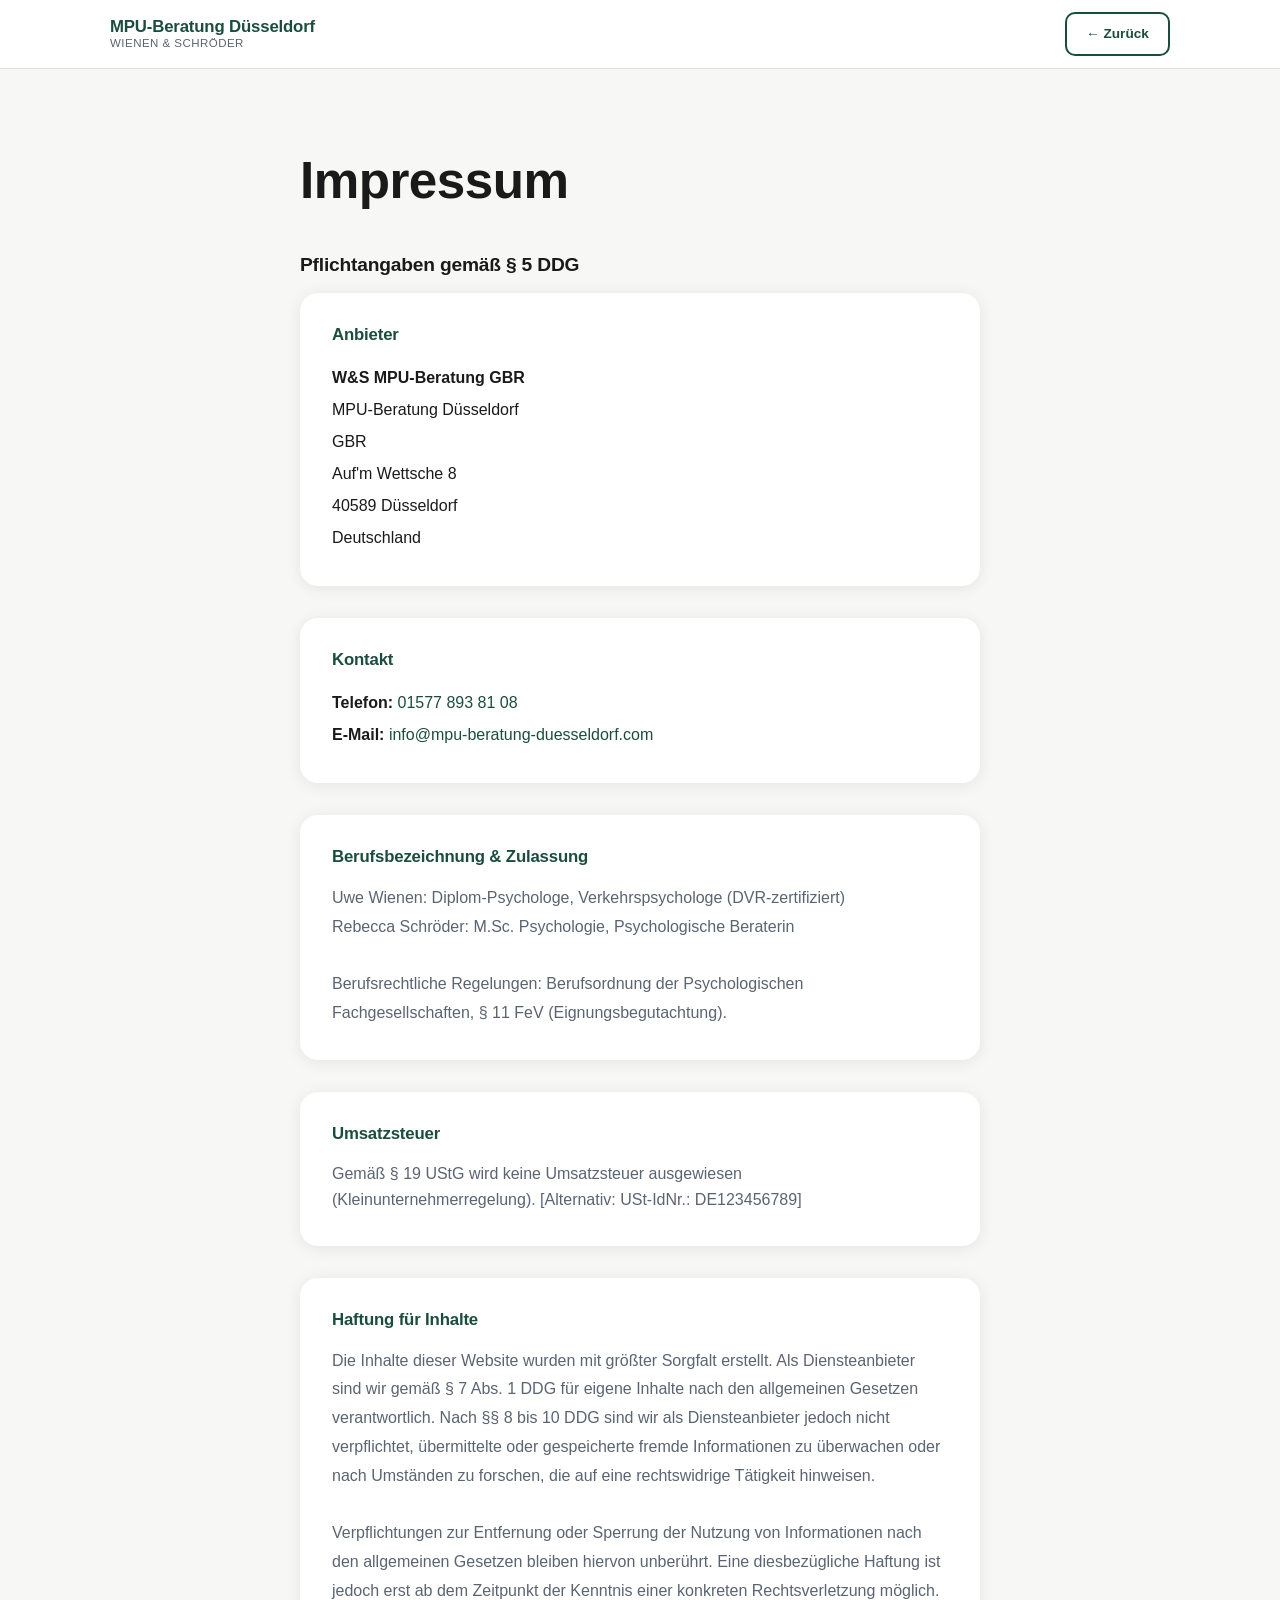
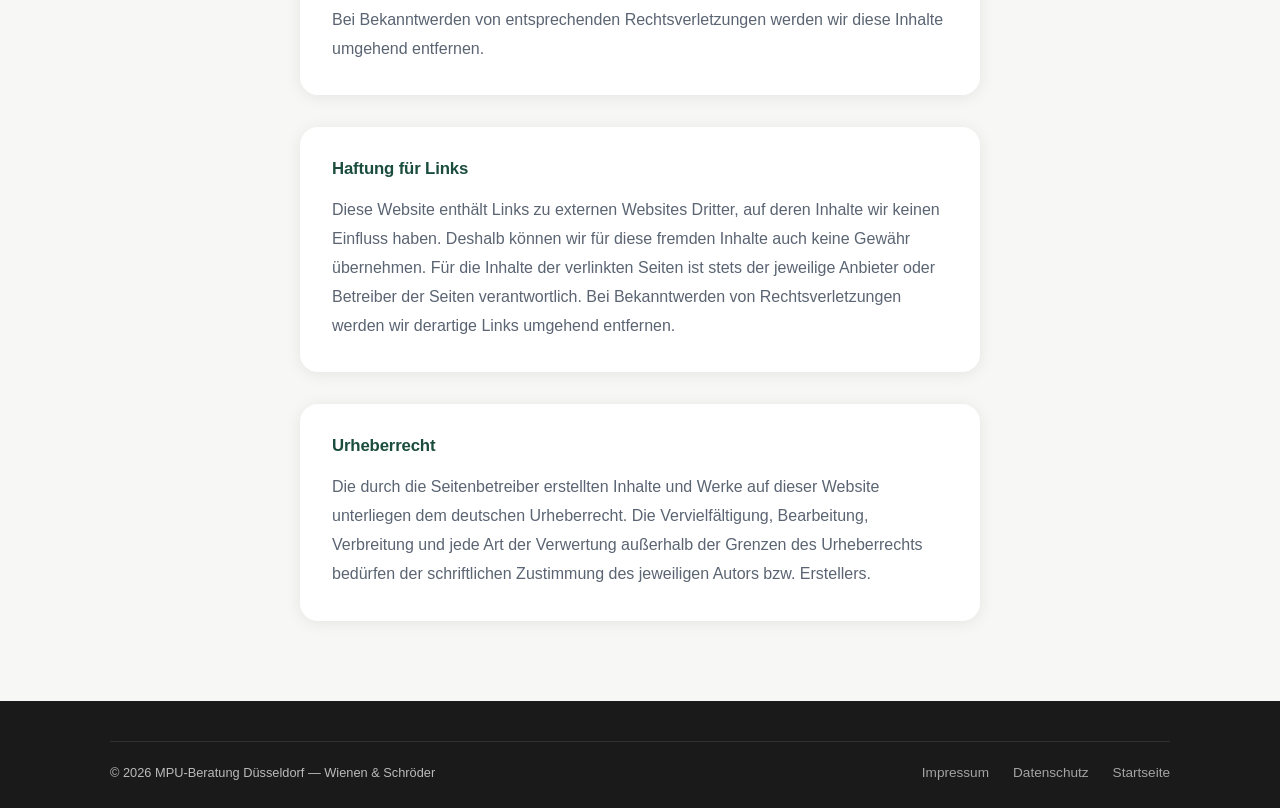
<file: impressum.html>
<!DOCTYPE html>
<html lang="de">
<head>
  <meta charset="UTF-8" />
  <meta name="viewport" content="width=device-width, initial-scale=1.0" />
  <title>Impressum | MPU-Beratung Düsseldorf — Wienen & Schröder</title>
  <meta name="robots" content="noindex, follow" />
  <link rel="canonical" href="https://sebagrub.github.io/mpu-pilot-static/impressum.html" />
  <link rel="stylesheet" href="assets/style.css" />
</head>
<body>
<header class="site-header">
  <div class="container header-inner">
    <a href="index.html" class="logo" style="text-decoration:none">
      <span class="logo-name">MPU-Beratung Düsseldorf</span>
      <span class="logo-sub">Wienen &amp; Schröder</span>
    </a>
    <div class="header-right">
      <a href="index.html" class="btn btn-outline btn-sm">← Zurück</a>
    </div>
  </div>
</header>

<section class="section">
  <div class="container" style="max-width:720px">
    <h1 style="margin-bottom:2.5rem">Impressum</h1>

    <h2 style="font-size:1.2rem;margin-bottom:1rem">Pflichtangaben gemäß § 5 DDG</h2>

    <div style="background:var(--surface);border-radius:var(--radius-lg);padding:2rem;box-shadow:var(--shadow);margin-bottom:2rem">
      <h3 style="font-size:1.05rem;margin-bottom:1rem;color:var(--primary)">Anbieter</h3>
      <p style="color:var(--text);line-height:2">
        <strong>W&amp;S MPU-Beratung GBR</strong><br>
        MPU-Beratung Düsseldorf<br>
        GBR<br>
        Auf'm Wettsche 8<br>
        40589 Düsseldorf<br>
        Deutschland
      </p>
    </div>

    <div style="background:var(--surface);border-radius:var(--radius-lg);padding:2rem;box-shadow:var(--shadow);margin-bottom:2rem">
      <h3 style="font-size:1.05rem;margin-bottom:1rem;color:var(--primary)">Kontakt</h3>
      <p style="color:var(--text);line-height:2">
        <strong>Telefon:</strong> <a href="tel:+4915778938108">01577 893 81 08</a><br>
        <strong>E-Mail:</strong> <a href="mailto:info@mpu-beratung-duesseldorf.com">info@mpu-beratung-duesseldorf.com</a>
      </p>
    </div>

    <div style="background:var(--surface);border-radius:var(--radius-lg);padding:2rem;box-shadow:var(--shadow);margin-bottom:2rem">
      <h3 style="font-size:1.05rem;margin-bottom:1rem;color:var(--primary)">Berufsbezeichnung &amp; Zulassung</h3>
      <p style="color:var(--text-muted);line-height:1.8">
        Uwe Wienen: Diplom-Psychologe, Verkehrspsychologe (DVR-zertifiziert)<br>
        Rebecca Schröder: M.Sc. Psychologie, Psychologische Beraterin<br><br>
        Berufsrechtliche Regelungen: Berufsordnung der Psychologischen Fachgesellschaften, § 11 FeV (Eignungsbegutachtung).
      </p>
    </div>

    <div style="background:var(--surface);border-radius:var(--radius-lg);padding:2rem;box-shadow:var(--shadow);margin-bottom:2rem">
      <h3 style="font-size:1.05rem;margin-bottom:1rem;color:var(--primary)">Umsatzsteuer</h3>
      <p style="color:var(--text-muted)">Gemäß § 19 UStG wird keine Umsatzsteuer ausgewiesen (Kleinunternehmerregelung). [Alternativ: USt-IdNr.: DE123456789]</p>
    </div>

    <div style="background:var(--surface);border-radius:var(--radius-lg);padding:2rem;box-shadow:var(--shadow);margin-bottom:2rem">
      <h3 style="font-size:1.05rem;margin-bottom:1rem;color:var(--primary)">Haftung für Inhalte</h3>
      <p style="color:var(--text-muted);line-height:1.8">Die Inhalte dieser Website wurden mit größter Sorgfalt erstellt. Als Diensteanbieter sind wir gemäß § 7 Abs. 1 DDG für eigene Inhalte nach den allgemeinen Gesetzen verantwortlich. Nach §§ 8 bis 10 DDG sind wir als Diensteanbieter jedoch nicht verpflichtet, übermittelte oder gespeicherte fremde Informationen zu überwachen oder nach Umständen zu forschen, die auf eine rechtswidrige Tätigkeit hinweisen.<br><br>
      Verpflichtungen zur Entfernung oder Sperrung der Nutzung von Informationen nach den allgemeinen Gesetzen bleiben hiervon unberührt. Eine diesbezügliche Haftung ist jedoch erst ab dem Zeitpunkt der Kenntnis einer konkreten Rechtsverletzung möglich. Bei Bekanntwerden von entsprechenden Rechtsverletzungen werden wir diese Inhalte umgehend entfernen.</p>
    </div>

    <div style="background:var(--surface);border-radius:var(--radius-lg);padding:2rem;box-shadow:var(--shadow);margin-bottom:2rem">
      <h3 style="font-size:1.05rem;margin-bottom:1rem;color:var(--primary)">Haftung für Links</h3>
      <p style="color:var(--text-muted);line-height:1.8">Diese Website enthält Links zu externen Websites Dritter, auf deren Inhalte wir keinen Einfluss haben. Deshalb können wir für diese fremden Inhalte auch keine Gewähr übernehmen. Für die Inhalte der verlinkten Seiten ist stets der jeweilige Anbieter oder Betreiber der Seiten verantwortlich. Bei Bekanntwerden von Rechtsverletzungen werden wir derartige Links umgehend entfernen.</p>
    </div>

    <div style="background:var(--surface);border-radius:var(--radius-lg);padding:2rem;box-shadow:var(--shadow)">
      <h3 style="font-size:1.05rem;margin-bottom:1rem;color:var(--primary)">Urheberrecht</h3>
      <p style="color:var(--text-muted);line-height:1.8">Die durch die Seitenbetreiber erstellten Inhalte und Werke auf dieser Website unterliegen dem deutschen Urheberrecht. Die Vervielfältigung, Bearbeitung, Verbreitung und jede Art der Verwertung außerhalb der Grenzen des Urheberrechts bedürfen der schriftlichen Zustimmung des jeweiligen Autors bzw. Erstellers.</p>
    </div>
  </div>
</section>

<footer class="site-footer">
  <div class="container">
    <div class="footer-bottom">
      <span>© 2026 MPU-Beratung Düsseldorf — Wienen &amp; Schröder</span>
      <div class="footer-links">
        <a href="impressum.html">Impressum</a>
        <a href="datenschutz.html">Datenschutz</a>
        <a href="index.html">Startseite</a>
      </div>
    </div>
  </div>
</footer>
</body>
</html>
</file>
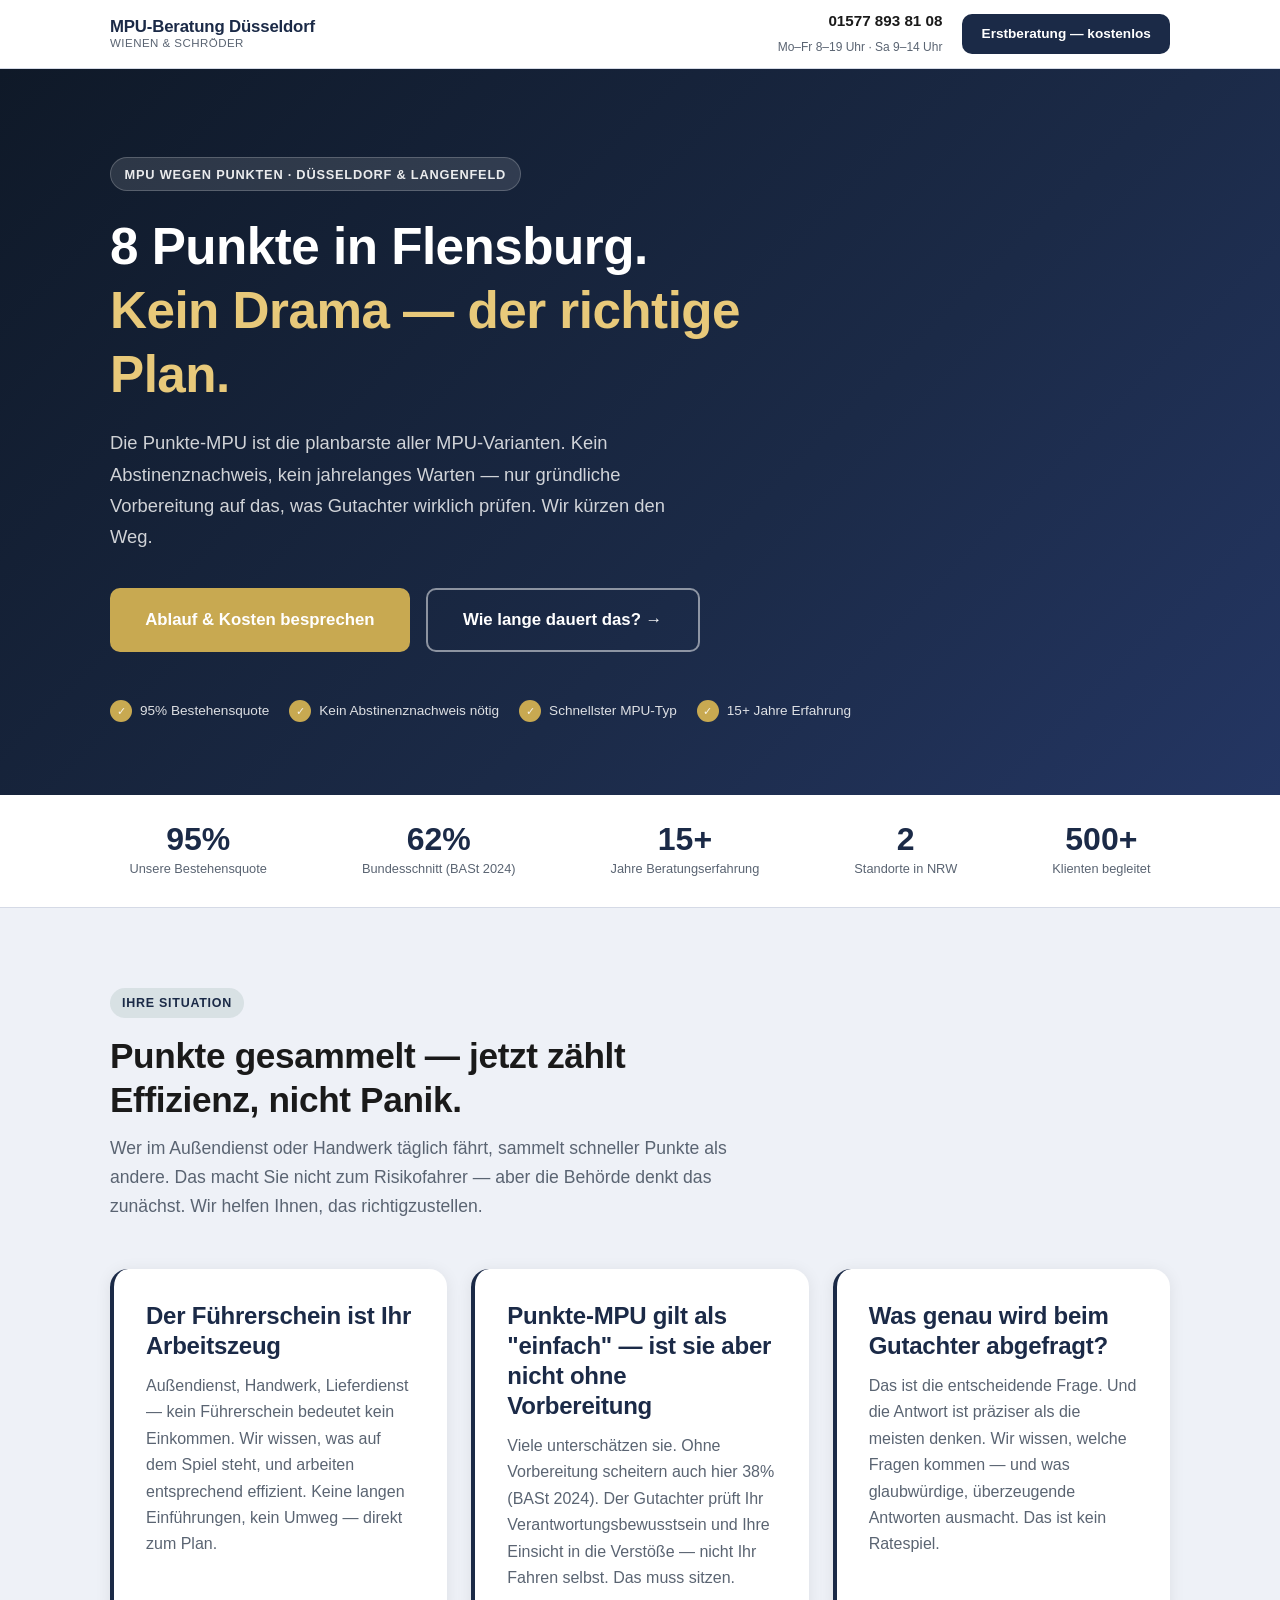
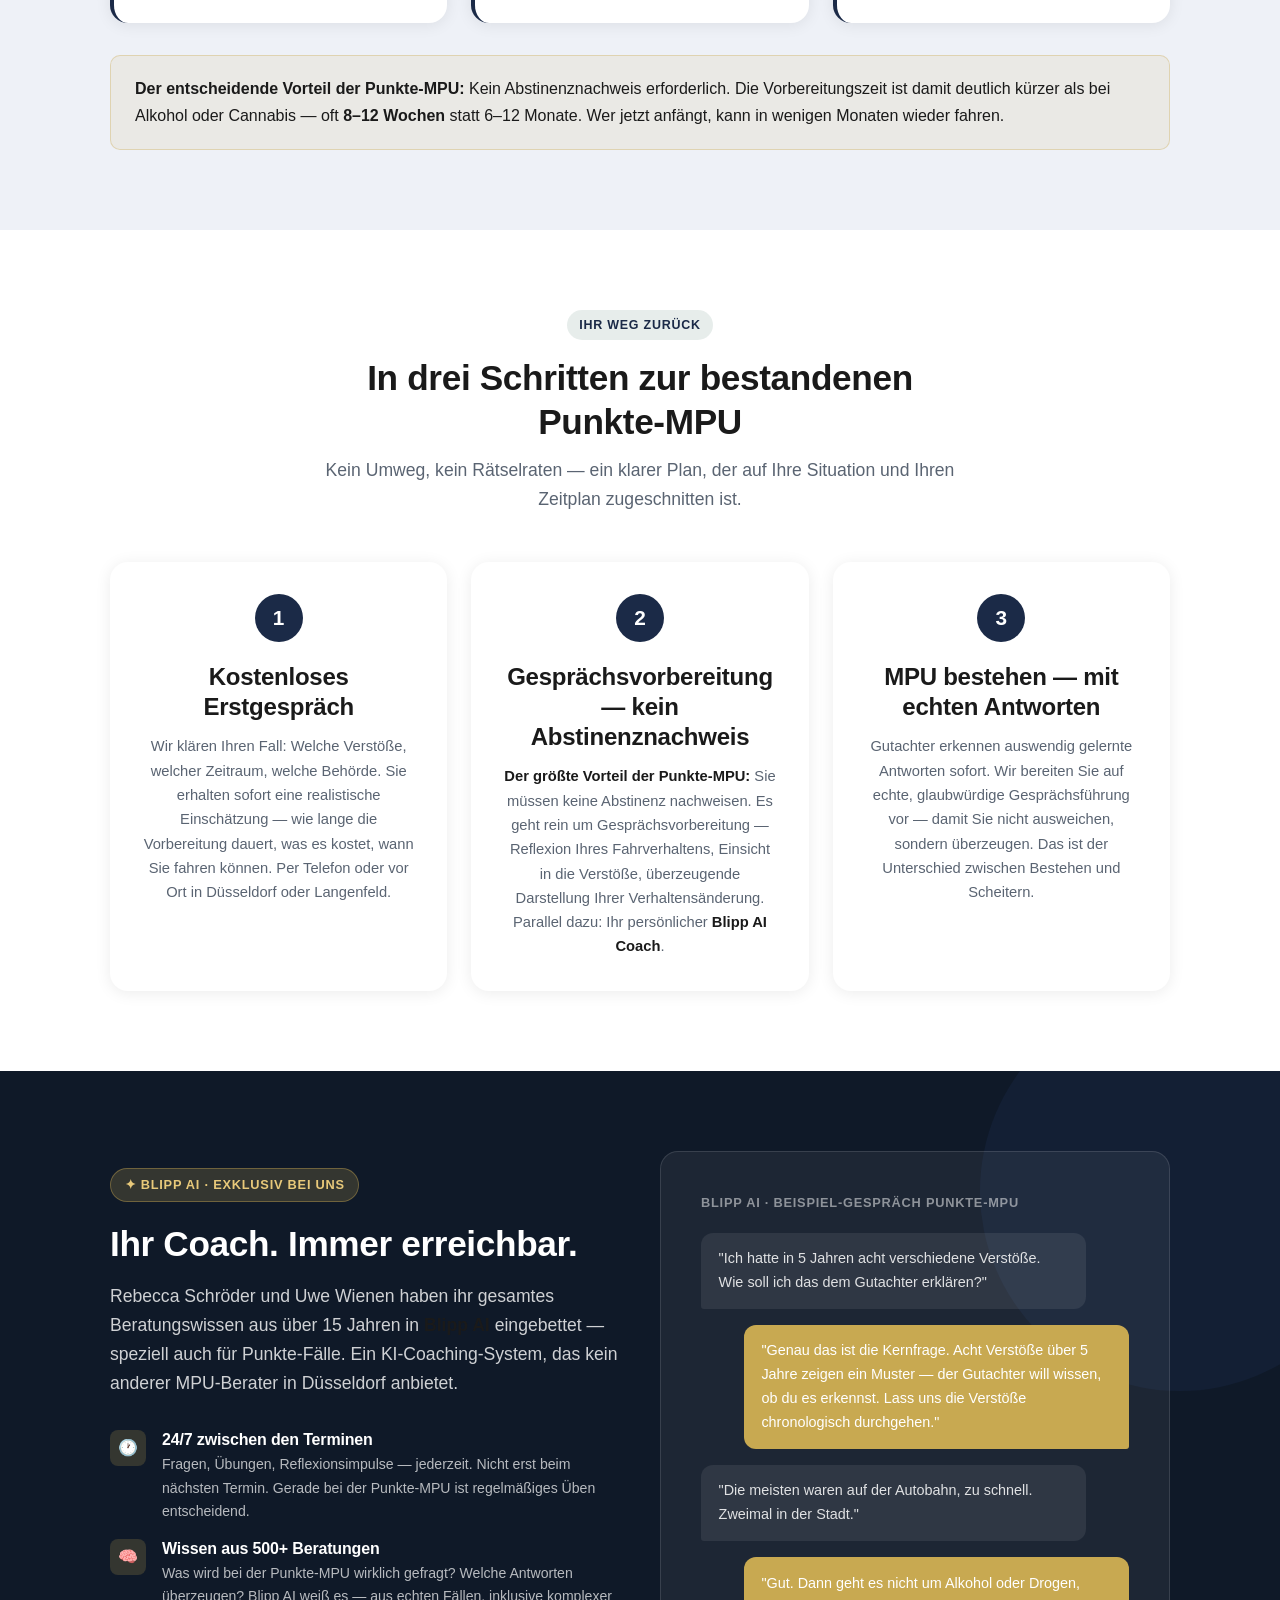
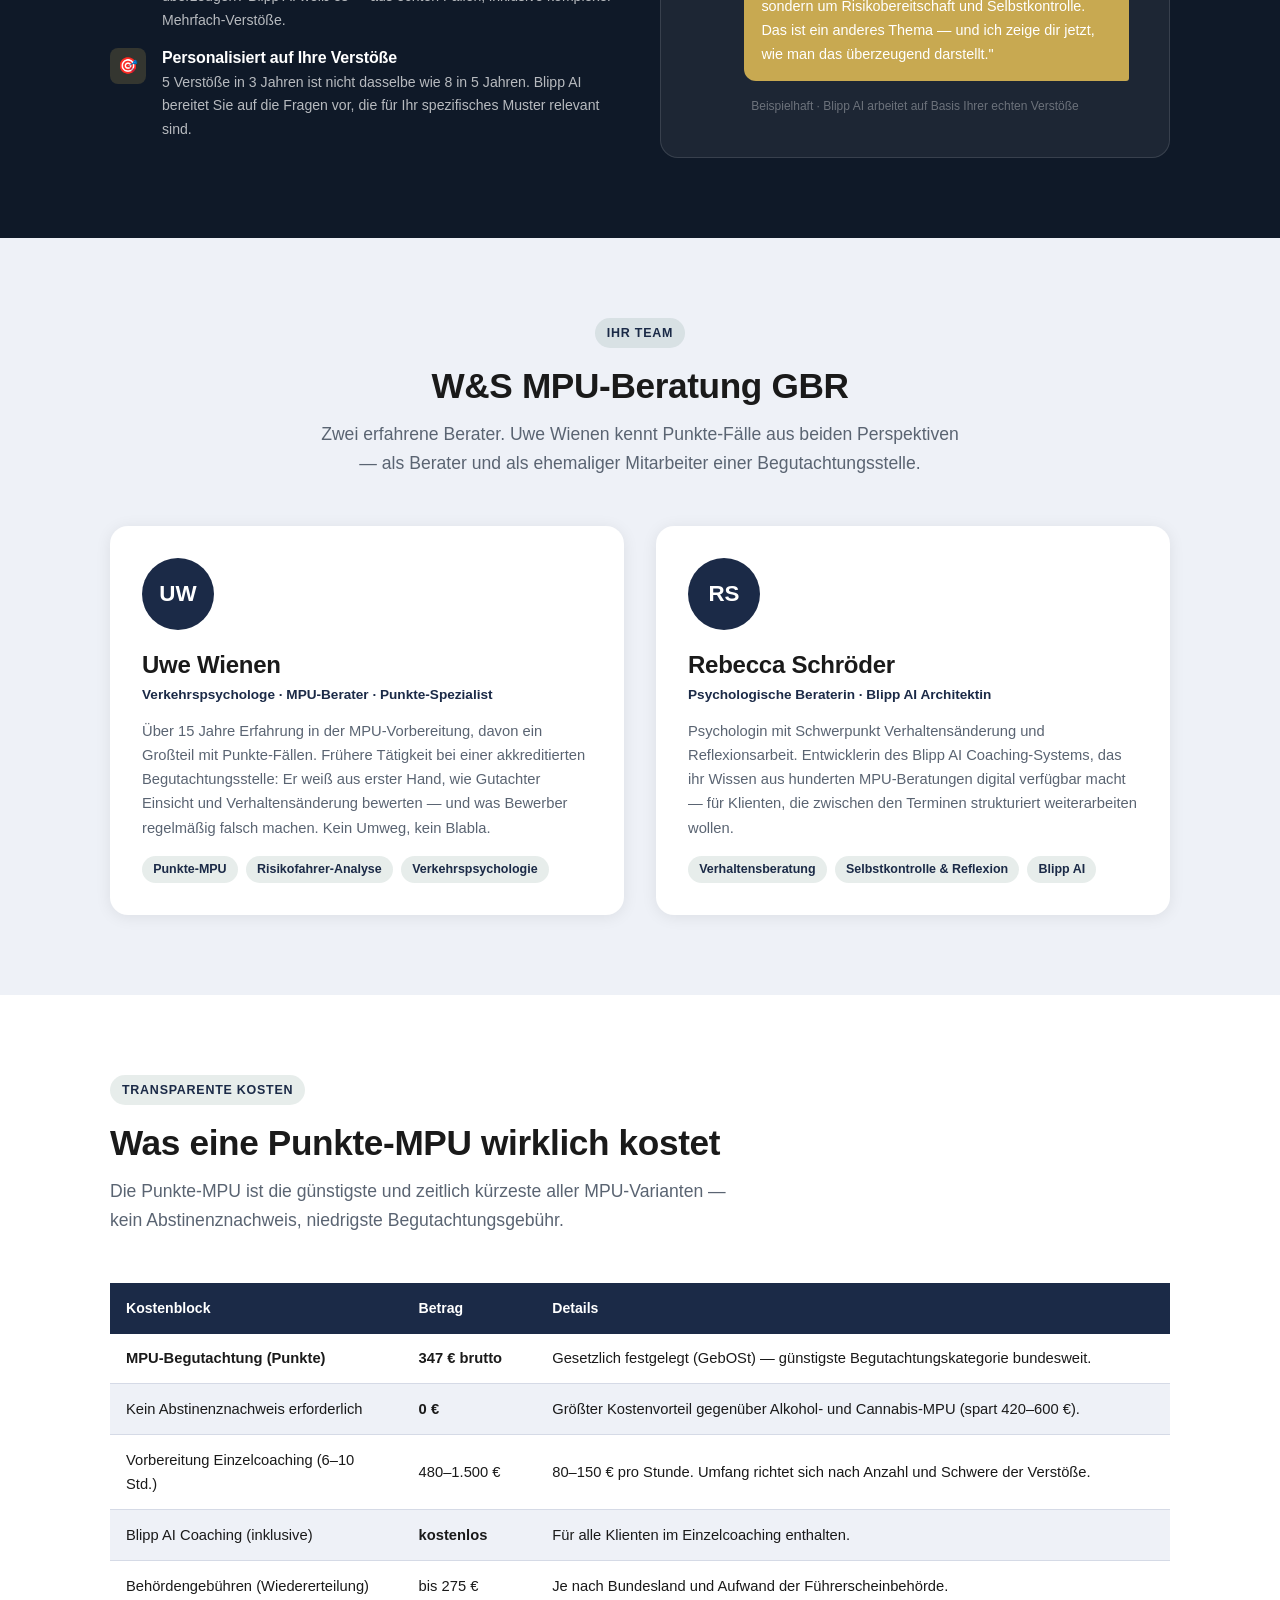
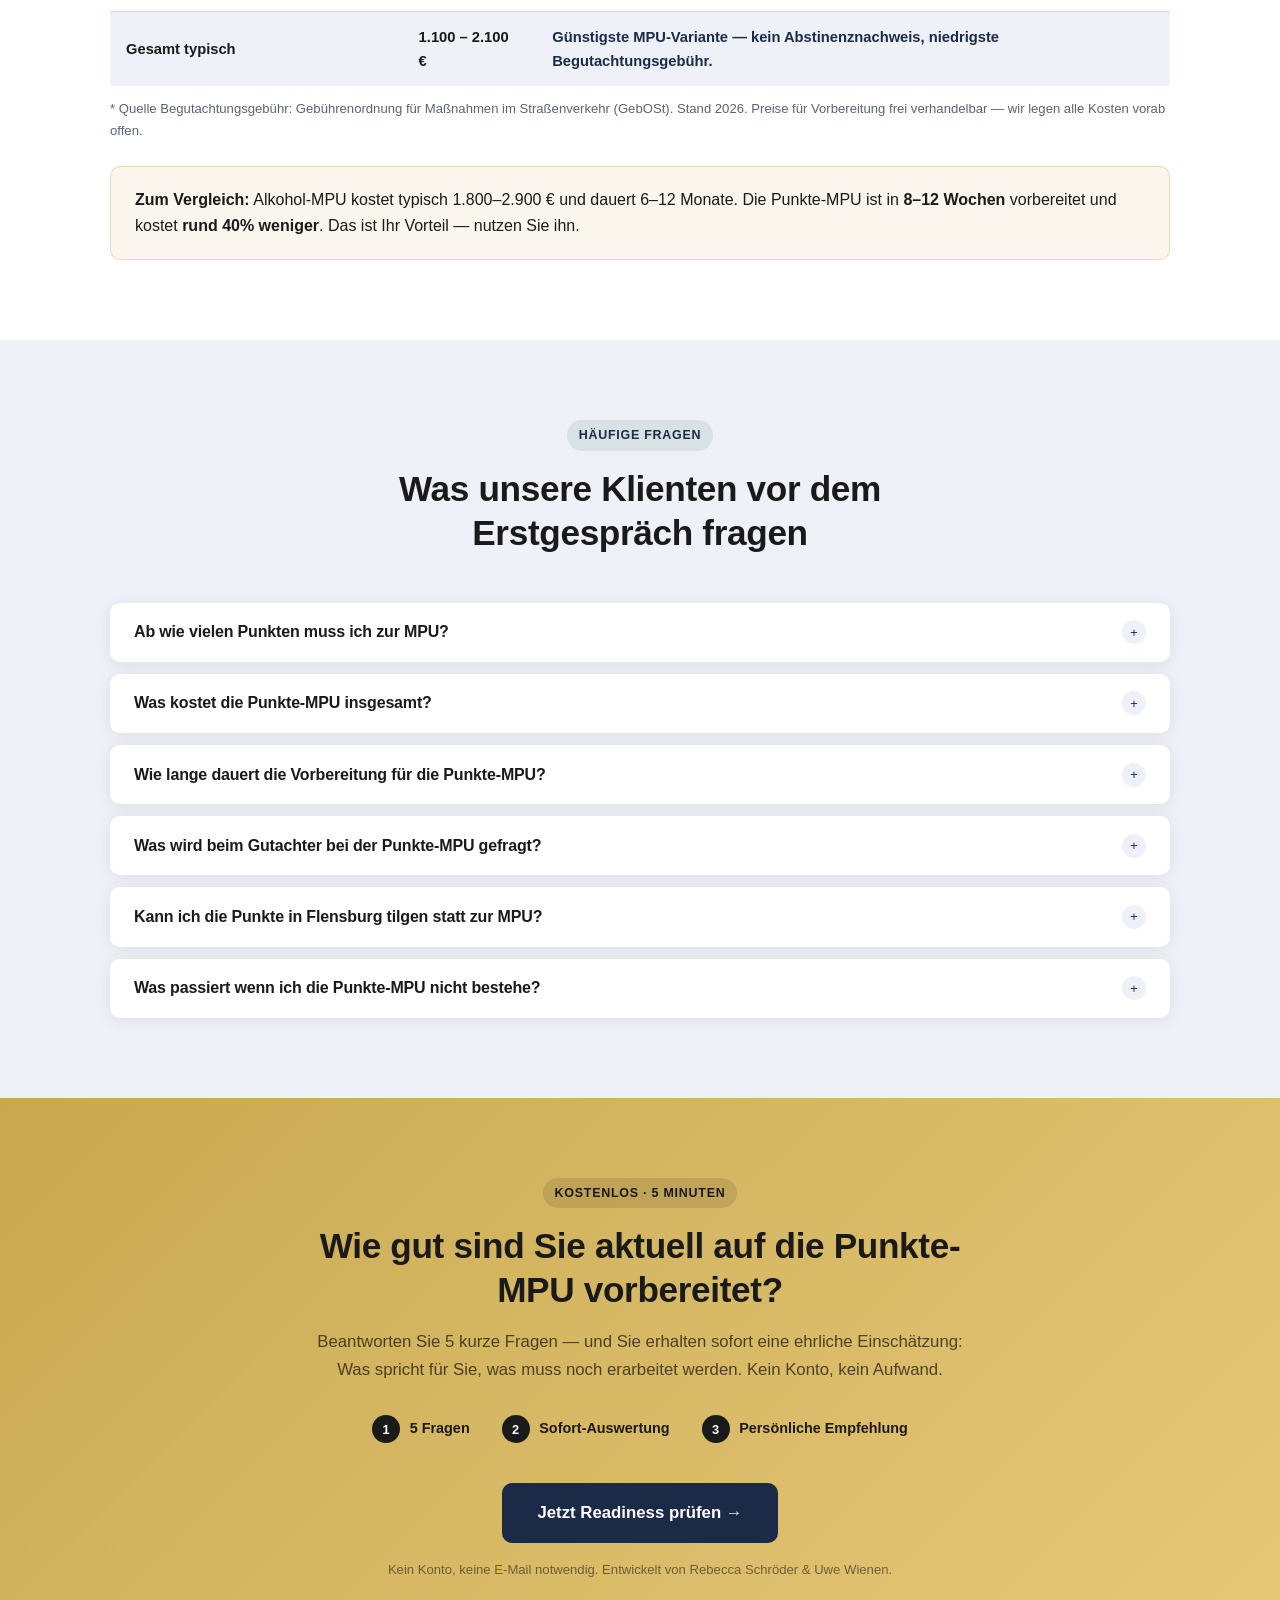
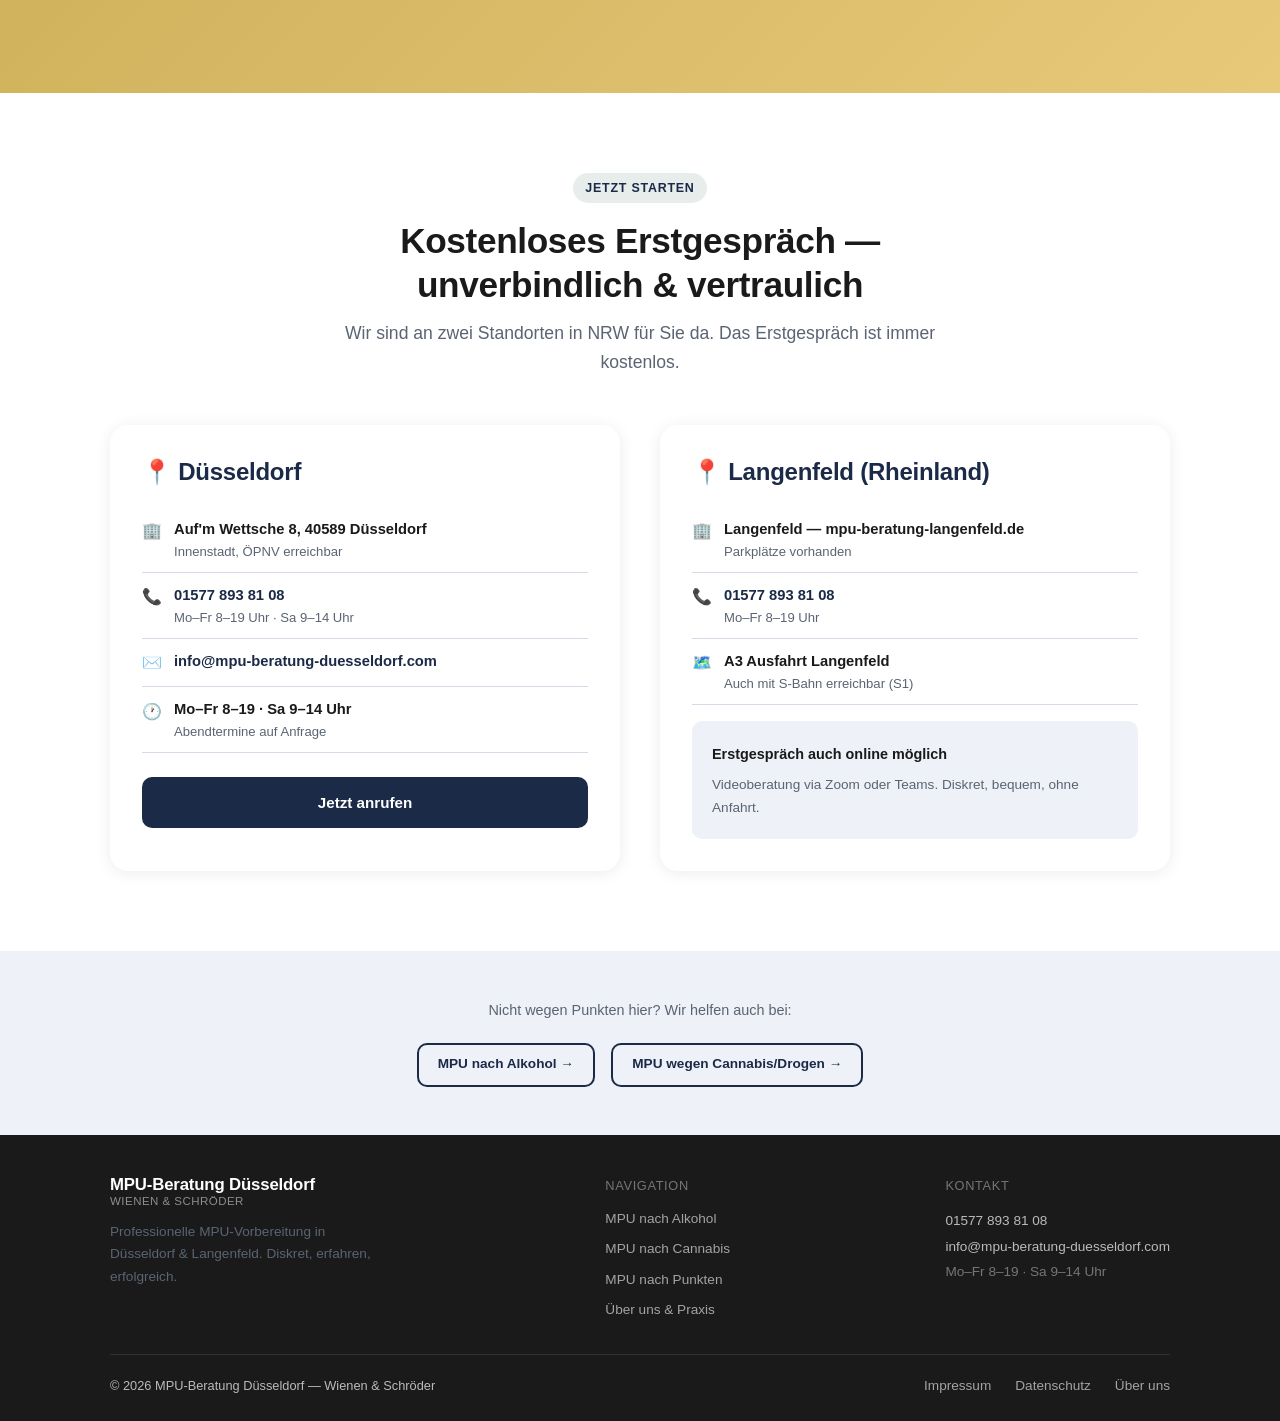
<file: punkte.html>
<!DOCTYPE html>
<html lang="de">
<head>
  <meta charset="UTF-8" />
  <meta name="viewport" content="width=device-width, initial-scale=1.0" />
  <title>MPU wegen Punkten Flensburg Düsseldorf | Wienen &amp; Schröder MPU-Beratung</title>
  <meta name="description" content="MPU wegen 8 Punkten in Flensburg? Strukturiert, effizient, erfolgreich. W&amp;S MPU-Beratung GBR — kostenlose Erstberatung Düsseldorf &amp; Langenfeld." />
  <link rel="canonical" href="https://sebagrub.github.io/mpu-pilot-static/punkte.html" />
  <meta property="og:title" content="MPU wegen Punkten Flensburg — Kein Drama, der richtige Plan" />
  <meta property="og:description" content="95% Bestehensquote. Punkte-MPU: kürzeste Vorbereitungszeit, kein Abstinenznachweis. Wienen &amp; Schröder, Düsseldorf &amp; Langenfeld." />
  <meta property="og:type" content="website" />
  <meta property="og:locale" content="de_DE" />
  <meta name="robots" content="index, follow" />
  <link rel="stylesheet" href="assets/style.css" />
  <style>
    :root {
      --primary: #1B2A47;
      --primary-light: #2E4470;
      --primary-dark: #0F1928;
      --accent: #C8A951;
      --accent-light: #E8C97A;
      --bg: #F5F7FA;
      --surface: #FFFFFF;
      --surface2: #EEF1F7;
      --border: #D5DAE6;
    }
    .hero { background: linear-gradient(135deg, #0F1928 0%, #1B2A47 60%, #243663 100%); }
    .hero::before { display: none; }
  </style>

  <script type="application/ld+json">
  {
    "@context": "https://schema.org",
    "@type": "LocalBusiness",
    "name": "MPU-Beratung Düsseldorf — Wienen & Schröder",
    "description": "Professionelle MPU-Vorbereitung wegen Punkten in Flensburg. Zwei erfahrene Berater, 95% Bestehensquote, diskrete Einzelberatung. Kürzeste Vorbereitungszeit aller MPU-Varianten.",
    "url": "https://sebagrub.github.io/mpu-pilot-static/punkte.html",
    "telephone": "+4915778938108",
    "email": "info@mpu-beratung-duesseldorf.com",
    "address": {
      "@type": "PostalAddress",
      "streetAddress": "Auf'm Wettsche 8",
      "addressLocality": "Düsseldorf",
      "postalCode": "40589",
      "addressCountry": "DE"
    },
    "geo": { "@type": "GeoCoordinates", "latitude": 51.2217, "longitude": 6.7762 },
    "openingHoursSpecification": [
      { "@type": "OpeningHoursSpecification", "dayOfWeek": ["Monday","Tuesday","Wednesday","Thursday","Friday"], "opens": "08:00", "closes": "19:00" },
      { "@type": "OpeningHoursSpecification", "dayOfWeek": ["Saturday"], "opens": "09:00", "closes": "14:00" }
    ],
    "areaServed": ["Düsseldorf","Langenfeld","Mettmann","Leverkusen","Köln","Neuss","Ratingen"],
    "hasOfferCatalog": {
      "@type": "OfferCatalog",
      "name": "MPU-Vorbereitung Punkte Flensburg",
      "itemListElement": [
        { "@type": "Offer", "itemOffered": { "@type": "Service", "name": "Einzelcoaching MPU Punkte", "description": "Persönliche Vorbereitung auf die Punkte-MPU. Gesprächsvorbereitung, Reflexion des Fahrverhaltens, Einsicht in Verstöße. Kein Abstinenznachweis erforderlich." } },
        { "@type": "Offer", "itemOffered": { "@type": "Service", "name": "Blipp AI Coach — MPU Punkte", "description": "KI-gestützter Vorbereitungscoach für die Zeit zwischen den Terminen. Basiert auf 15 Jahren Beratungserfahrung mit Punkte-Fällen." } }
      ]
    },
    "employee": [
      { "@type": "Person", "name": "Uwe Wienen", "jobTitle": "Verkehrspsychologe & MPU-Berater, spezialisiert auf Punkte-Fälle" },
      { "@type": "Person", "name": "Rebecca Schröder", "jobTitle": "Psychologische MPU-Beraterin" }
    ],
    "aggregateRating": { "@type": "AggregateRating", "ratingValue": "4.9", "reviewCount": "112", "bestRating": "5" }
  }
  </script>

  <script type="application/ld+json">
  {
    "@context": "https://schema.org",
    "@type": "FAQPage",
    "mainEntity": [
      { "@type": "Question", "name": "Ab wie vielen Punkten muss ich zur MPU?", "acceptedAnswer": { "@type": "Answer", "text": "Ab 8 Punkten kann die Behörde eine MPU anordnen (§ 4 Abs. 10 StVG). Mit 8 Punkten wird der Führerschein entzogen — die MPU entscheidet über die Wiedererteilung. Die Anordnung erfolgt nicht automatisch, sondern durch die zuständige Führerscheinbehörde." } },
      { "@type": "Question", "name": "Was kostet die Punkte-MPU insgesamt?", "acceptedAnswer": { "@type": "Answer", "text": "Punkte-MPU: Begutachtung 347 € brutto (gesetzlich, günstigste Kategorie) + Vorbereitung 480–1.500 € + Behördengebühren bis 275 €. Gesamt typisch 1.100–2.100 €. Kein Abstinenznachweis erforderlich — das macht sie zur günstigsten MPU-Variante." } },
      { "@type": "Question", "name": "Wie lange dauert die Vorbereitung für die Punkte-MPU?", "acceptedAnswer": { "@type": "Answer", "text": "Typisch 8–12 Wochen Vorbereitung (6–10 Sitzungen). Kein Abstinenznachweis nötig — das ist der große Zeitvorteil gegenüber Alkohol- und Drogen-MPU, die 6–12 Monate Vorlaufzeit erfordern. Wer strukturiert vorbereitet, hat in 2–3 Monaten den Gutachtertermin." } },
      { "@type": "Question", "name": "Was wird beim Gutachter bei der Punkte-MPU gefragt?", "acceptedAnswer": { "@type": "Answer", "text": "Gutachter prüfen: Haben Sie Einsicht in Ihre Verstöße? Haben Sie das Verhalten dauerhaft geändert? Wie planen Sie Rückfälle zu verhindern? Es geht um Risikobereitschaft, Selbstkontrolle und Verantwortungsbewusstsein — nicht um das Fahren selbst. Ausweichende oder auswendig gelernte Antworten sind sofort erkennbar." } },
      { "@type": "Question", "name": "Kann ich die Punkte in Flensburg tilgen statt zur MPU?", "acceptedAnswer": { "@type": "Answer", "text": "Punkte verjähren in Flensburg nach 2,5 bis 10 Jahren je nach Schwere des Verstoßes. Mit 8 Punkten ist der Führerschein jedoch bereits entzogen — Tilgung löst das Problem nicht mehr rückwirkend. Die MPU ist der einzige Weg zurück zur Fahrerlaubnis." } },
      { "@type": "Question", "name": "Was passiert wenn ich die Punkte-MPU nicht bestehe?", "acceptedAnswer": { "@type": "Answer", "text": "Der Führerschein bleibt entzogen, eine Wiederholung ist nach Wartezeit möglich. Bundesweit scheitern 38% der Teilnehmer (BASt 2024) — fast immer wegen fehlender Vorbereitung. Mit professioneller Begleitung sinkt dieses Risiko drastisch. Unsere Klienten bestehen zu 95%." } }
    ]
  }
  </script>
</head>
<body>

<!-- HEADER -->
<header class="site-header">
  <div class="container header-inner">
    <a href="index.html" class="logo" style="text-decoration:none">
      <span class="logo-name">MPU-Beratung Düsseldorf</span>
      <span class="logo-sub">Wienen &amp; Schröder</span>
    </a>
    <div class="header-right">
      <div style="text-align:right">
        <div class="header-phone"><a href="tel:+4915778938108" style="color:inherit;text-decoration:none">01577 893 81 08</a></div>
        <span style="font-size:.75rem;color:var(--text-muted)">Mo–Fr 8–19 Uhr · Sa 9–14 Uhr</span>
      </div>
      <a href="#kontakt" class="btn btn-primary btn-sm">Erstberatung — kostenlos</a>
    </div>
  </div>
</header>

<!-- HERO -->
<section class="hero">
  <div class="container">
    <div class="hero-eyebrow">MPU wegen Punkten · Düsseldorf &amp; Langenfeld</div>
    <h1>8 Punkte in Flensburg.<br><em>Kein Drama — der richtige Plan.</em></h1>
    <p class="hero-sub">Die Punkte-MPU ist die planbarste aller MPU-Varianten. Kein Abstinenznachweis, kein jahrelanges Warten — nur gründliche Vorbereitung auf das, was Gutachter wirklich prüfen. Wir kürzen den Weg.</p>
    <div class="hero-ctas">
      <a href="#kontakt" class="btn btn-accent btn-lg">Ablauf &amp; Kosten besprechen</a>
      <a href="#ablauf" class="btn btn-outline-inv btn-lg">Wie lange dauert das? →</a>
    </div>
    <div class="hero-badges">
      <div class="hero-badge"><div class="hero-badge-icon">✓</div> 95% Bestehensquote</div>
      <div class="hero-badge"><div class="hero-badge-icon">✓</div> Kein Abstinenznachweis nötig</div>
      <div class="hero-badge"><div class="hero-badge-icon">✓</div> Schnellster MPU-Typ</div>
      <div class="hero-badge"><div class="hero-badge-icon">✓</div> 15+ Jahre Erfahrung</div>
    </div>
  </div>
</section>

<!-- STATS BAR -->
<div class="stats-bar">
  <div class="container stats-inner">
    <div class="stat-item">
      <div class="stat-num">95%</div>
      <div class="stat-label">Unsere Bestehensquote</div>
    </div>
    <div class="stat-item">
      <div class="stat-num">62%</div>
      <div class="stat-label">Bundesschnitt (BASt 2024)</div>
    </div>
    <div class="stat-item">
      <div class="stat-num">15+</div>
      <div class="stat-label">Jahre Beratungserfahrung</div>
    </div>
    <div class="stat-item">
      <div class="stat-num">2</div>
      <div class="stat-label">Standorte in NRW</div>
    </div>
    <div class="stat-item">
      <div class="stat-num">500+</div>
      <div class="stat-label">Klienten begleitet</div>
    </div>
  </div>
</div>

<!-- PROBLEM -->
<section class="section problem">
  <div class="container">
    <div class="section-header">
      <span class="eyebrow-label">Ihre Situation</span>
      <h2>Punkte gesammelt — jetzt zählt Effizienz, nicht Panik.</h2>
      <p class="lead">Wer im Außendienst oder Handwerk täglich fährt, sammelt schneller Punkte als andere. Das macht Sie nicht zum Risikofahrer — aber die Behörde denkt das zunächst. Wir helfen Ihnen, das richtigzustellen.</p>
    </div>
    <div class="grid-3">
      <div class="problem-card">
        <h3>Der Führerschein ist Ihr Arbeitszeug</h3>
        <p>Außendienst, Handwerk, Lieferdienst — kein Führerschein bedeutet kein Einkommen. Wir wissen, was auf dem Spiel steht, und arbeiten entsprechend effizient. Keine langen Einführungen, kein Umweg — direkt zum Plan.</p>
      </div>
      <div class="problem-card">
        <h3>Punkte-MPU gilt als "einfach" — ist sie aber nicht ohne Vorbereitung</h3>
        <p>Viele unterschätzen sie. Ohne Vorbereitung scheitern auch hier 38% (BASt 2024). Der Gutachter prüft Ihr Verantwortungsbewusstsein und Ihre Einsicht in die Verstöße — nicht Ihr Fahren selbst. Das muss sitzen.</p>
      </div>
      <div class="problem-card">
        <h3>Was genau wird beim Gutachter abgefragt?</h3>
        <p>Das ist die entscheidende Frage. Und die Antwort ist präziser als die meisten denken. Wir wissen, welche Fragen kommen — und was glaubwürdige, überzeugende Antworten ausmacht. Das ist kein Ratespiel.</p>
      </div>
    </div>
    <div class="highlight-box mt-4">
      <strong>Der entscheidende Vorteil der Punkte-MPU:</strong> Kein Abstinenznachweis erforderlich. Die Vorbereitungszeit ist damit deutlich kürzer als bei Alkohol oder Cannabis — oft <strong>8–12 Wochen</strong> statt 6–12 Monate. Wer jetzt anfängt, kann in wenigen Monaten wieder fahren.
    </div>
  </div>
</section>

<!-- PROCESS -->
<section class="section bg-surface" id="ablauf">
  <div class="container">
    <div class="section-header centered">
      <span class="eyebrow-label">Ihr Weg zurück</span>
      <h2>In drei Schritten zur bestandenen Punkte-MPU</h2>
      <p class="lead">Kein Umweg, kein Rätselraten — ein klarer Plan, der auf Ihre Situation und Ihren Zeitplan zugeschnitten ist.</p>
    </div>
    <div class="process-steps">
      <div class="step">
        <div class="step-num">1</div>
        <h3>Kostenloses Erstgespräch</h3>
        <p>Wir klären Ihren Fall: Welche Verstöße, welcher Zeitraum, welche Behörde. Sie erhalten sofort eine realistische Einschätzung — wie lange die Vorbereitung dauert, was es kostet, wann Sie fahren können. Per Telefon oder vor Ort in Düsseldorf oder Langenfeld.</p>
      </div>
      <div class="step">
        <div class="step-num">2</div>
        <h3>Gesprächsvorbereitung — kein Abstinenznachweis</h3>
        <p><strong>Der größte Vorteil der Punkte-MPU:</strong> Sie müssen keine Abstinenz nachweisen. Es geht rein um Gesprächsvorbereitung — Reflexion Ihres Fahrverhaltens, Einsicht in die Verstöße, überzeugende Darstellung Ihrer Verhaltensänderung. Parallel dazu: Ihr persönlicher <strong>Blipp AI Coach</strong>.</p>
      </div>
      <div class="step">
        <div class="step-num">3</div>
        <h3>MPU bestehen — mit echten Antworten</h3>
        <p>Gutachter erkennen auswendig gelernte Antworten sofort. Wir bereiten Sie auf echte, glaubwürdige Gesprächsführung vor — damit Sie nicht ausweichen, sondern überzeugen. Das ist der Unterschied zwischen Bestehen und Scheitern.</p>
      </div>
    </div>
  </div>
</section>

<!-- BLIPP AI -->
<section class="section blipp">
  <div class="container grid-2">
    <div>
      <div class="eyebrow">✦ Blipp AI · Exklusiv bei uns</div>
      <h2>Ihr Coach. Immer erreichbar.</h2>
      <p class="lead">Rebecca Schröder und Uwe Wienen haben ihr gesamtes Beratungswissen aus über 15 Jahren in <strong>Blipp AI</strong> eingebettet — speziell auch für Punkte-Fälle. Ein KI-Coaching-System, das kein anderer MPU-Berater in Düsseldorf anbietet.</p>
      <div class="blipp-features">
        <div class="blipp-feat">
          <div class="blipp-feat-icon">🕐</div>
          <div class="blipp-feat-text">
            <h4>24/7 zwischen den Terminen</h4>
            <p>Fragen, Übungen, Reflexionsimpulse — jederzeit. Nicht erst beim nächsten Termin. Gerade bei der Punkte-MPU ist regelmäßiges Üben entscheidend.</p>
          </div>
        </div>
        <div class="blipp-feat">
          <div class="blipp-feat-icon">🧠</div>
          <div class="blipp-feat-text">
            <h4>Wissen aus 500+ Beratungen</h4>
            <p>Was wird bei der Punkte-MPU wirklich gefragt? Welche Antworten überzeugen? Blipp AI weiß es — aus echten Fällen, inklusive komplexer Mehrfach-Verstöße.</p>
          </div>
        </div>
        <div class="blipp-feat">
          <div class="blipp-feat-icon">🎯</div>
          <div class="blipp-feat-text">
            <h4>Personalisiert auf Ihre Verstöße</h4>
            <p>5 Verstöße in 3 Jahren ist nicht dasselbe wie 8 in 5 Jahren. Blipp AI bereitet Sie auf die Fragen vor, die für Ihr spezifisches Muster relevant sind.</p>
          </div>
        </div>
      </div>
    </div>
    <div style="background:rgba(255,255,255,.06);border-radius:18px;padding:2.5rem;border:1px solid rgba(255,255,255,.12)">
      <div style="font-size:.8rem;color:rgba(255,255,255,.5);margin-bottom:1.25rem;text-transform:uppercase;letter-spacing:.06em;font-weight:700">Blipp AI · Beispiel-Gespräch Punkte-MPU</div>
      <div style="display:flex;flex-direction:column;gap:1rem">
        <div style="background:rgba(255,255,255,.08);border-radius:12px 12px 12px 3px;padding:.9rem 1.1rem;font-size:.9rem;color:rgba(255,255,255,.85);max-width:90%">"Ich hatte in 5 Jahren acht verschiedene Verstöße. Wie soll ich das dem Gutachter erklären?"</div>
        <div style="background:var(--accent);border-radius:12px 12px 3px 12px;padding:.9rem 1.1rem;font-size:.9rem;color:#fff;max-width:90%;align-self:flex-end">"Genau das ist die Kernfrage. Acht Verstöße über 5 Jahre zeigen ein Muster — der Gutachter will wissen, ob du es erkennst. Lass uns die Verstöße chronologisch durchgehen."</div>
        <div style="background:rgba(255,255,255,.08);border-radius:12px 12px 12px 3px;padding:.9rem 1.1rem;font-size:.9rem;color:rgba(255,255,255,.85);max-width:90%">"Die meisten waren auf der Autobahn, zu schnell. Zweimal in der Stadt."</div>
        <div style="background:var(--accent);border-radius:12px 12px 3px 12px;padding:.9rem 1.1rem;font-size:.9rem;color:#fff;max-width:90%;align-self:flex-end">"Gut. Dann geht es nicht um Alkohol oder Drogen, sondern um Risikobereitschaft und Selbstkontrolle. Das ist ein anderes Thema — und ich zeige dir jetzt, wie man das überzeugend darstellt."</div>
      </div>
      <div style="font-size:.75rem;color:rgba(255,255,255,.35);margin-top:1rem;text-align:center">Beispielhaft · Blipp AI arbeitet auf Basis Ihrer echten Verstöße</div>
    </div>
  </div>
</section>

<!-- ABOUT TEAM -->
<section class="section bg-surface2">
  <div class="container">
    <div class="section-header centered">
      <span class="eyebrow-label">Ihr Team</span>
      <h2>W&amp;S MPU-Beratung GBR</h2>
      <p class="lead">Zwei erfahrene Berater. Uwe Wienen kennt Punkte-Fälle aus beiden Perspektiven — als Berater und als ehemaliger Mitarbeiter einer Begutachtungsstelle.</p>
    </div>
    <div class="team-cards">
      <div class="team-card">
        <div class="team-avatar">UW</div>
        <h3>Uwe Wienen</h3>
        <div class="role">Verkehrspsychologe · MPU-Berater · Punkte-Spezialist</div>
        <p>Über 15 Jahre Erfahrung in der MPU-Vorbereitung, davon ein Großteil mit Punkte-Fällen. Frühere Tätigkeit bei einer akkreditierten Begutachtungsstelle: Er weiß aus erster Hand, wie Gutachter Einsicht und Verhaltensänderung bewerten — und was Bewerber regelmäßig falsch machen. Kein Umweg, kein Blabla.</p>
        <div style="display:flex;gap:.5rem;flex-wrap:wrap;margin-top:1rem">
          <span class="pill pill-primary">Punkte-MPU</span>
          <span class="pill pill-primary">Risikofahrer-Analyse</span>
          <span class="pill pill-primary">Verkehrspsychologie</span>
        </div>
      </div>
      <div class="team-card">
        <div class="team-avatar">RS</div>
        <h3>Rebecca Schröder</h3>
        <div class="role">Psychologische Beraterin · Blipp AI Architektin</div>
        <p>Psychologin mit Schwerpunkt Verhaltensänderung und Reflexionsarbeit. Entwicklerin des Blipp AI Coaching-Systems, das ihr Wissen aus hunderten MPU-Beratungen digital verfügbar macht — für Klienten, die zwischen den Terminen strukturiert weiterarbeiten wollen.</p>
        <div style="display:flex;gap:.5rem;flex-wrap:wrap;margin-top:1rem">
          <span class="pill pill-primary">Verhaltensberatung</span>
          <span class="pill pill-primary">Selbstkontrolle &amp; Reflexion</span>
          <span class="pill pill-primary">Blipp AI</span>
        </div>
      </div>
    </div>
  </div>
</section>

<!-- COSTS -->
<section class="section bg-surface">
  <div class="container">
    <div class="section-header">
      <span class="eyebrow-label">Transparente Kosten</span>
      <h2>Was eine Punkte-MPU wirklich kostet</h2>
      <p class="lead">Die Punkte-MPU ist die günstigste und zeitlich kürzeste aller MPU-Varianten — kein Abstinenznachweis, niedrigste Begutachtungsgebühr.</p>
    </div>
    <table class="costs-table">
      <thead>
        <tr><th>Kostenblock</th><th>Betrag</th><th>Details</th></tr>
      </thead>
      <tbody>
        <tr><td><strong>MPU-Begutachtung (Punkte)</strong></td><td><strong>347 € brutto</strong></td><td>Gesetzlich festgelegt (GebOSt) — günstigste Begutachtungskategorie bundesweit.</td></tr>
        <tr><td>Kein Abstinenznachweis erforderlich</td><td><strong>0 €</strong></td><td>Größter Kostenvorteil gegenüber Alkohol- und Cannabis-MPU (spart 420–600 €).</td></tr>
        <tr><td>Vorbereitung Einzelcoaching (6–10 Std.)</td><td>480–1.500 €</td><td>80–150 € pro Stunde. Umfang richtet sich nach Anzahl und Schwere der Verstöße.</td></tr>
        <tr><td>Blipp AI Coaching (inklusive)</td><td><strong>kostenlos</strong></td><td>Für alle Klienten im Einzelcoaching enthalten.</td></tr>
        <tr><td>Behördengebühren (Wiedererteilung)</td><td>bis 275 €</td><td>Je nach Bundesland und Aufwand der Führerscheinbehörde.</td></tr>
        <tr class="costs-total"><td><strong>Gesamt typisch</strong></td><td><strong>1.100 – 2.100 €</strong></td><td>Günstigste MPU-Variante — kein Abstinenznachweis, niedrigste Begutachtungsgebühr.</td></tr>
      </tbody>
    </table>
    <p class="costs-note">* Quelle Begutachtungsgebühr: Gebührenordnung für Maßnahmen im Straßenverkehr (GebOSt). Stand 2026. Preise für Vorbereitung frei verhandelbar — wir legen alle Kosten vorab offen.</p>
    <div class="highlight-box mt-3">
      <strong>Zum Vergleich:</strong> Alkohol-MPU kostet typisch 1.800–2.900 € und dauert 6–12 Monate. Die Punkte-MPU ist in <strong>8–12 Wochen</strong> vorbereitet und kostet <strong>rund 40% weniger</strong>. Das ist Ihr Vorteil — nutzen Sie ihn.
    </div>
  </div>
</section>

<!-- FAQ -->
<section class="section bg-surface2">
  <div class="container">
    <div class="section-header centered">
      <span class="eyebrow-label">Häufige Fragen</span>
      <h2>Was unsere Klienten vor dem Erstgespräch fragen</h2>
    </div>
    <div class="faq-list">
      <div class="faq-item">
        <div class="faq-q"><h4>Ab wie vielen Punkten muss ich zur MPU?</h4><div class="faq-icon">+</div></div>
        <div class="faq-a"><div class="faq-a-inner"><p>Ab <strong>8 Punkten</strong> kann die Behörde eine MPU anordnen (§ 4 Abs. 10 StVG). Mit 8 Punkten wird der Führerschein entzogen — die MPU entscheidet über die Wiedererteilung. Die Anordnung erfolgt durch die zuständige Führerscheinbehörde, nicht automatisch. Im Erstgespräch klären wir, ob und unter welchen Bedingungen die Anordnung in Ihrem Fall gilt.</p></div></div>
      </div>
      <div class="faq-item">
        <div class="faq-q"><h4>Was kostet die Punkte-MPU insgesamt?</h4><div class="faq-icon">+</div></div>
        <div class="faq-a"><div class="faq-a-inner"><p>Punkte-MPU: Begutachtung <strong>347 € brutto</strong> (gesetzlich, günstigste Kategorie) + Vorbereitung 480–1.500 € + Behördengebühren bis 275 €. Gesamt typisch <strong>1.100–2.100 €</strong>. Kein Abstinenznachweis erforderlich — das macht sie zur günstigsten MPU-Variante. Wir besprechen im Erstgespräch alle Kosten offen und verbindlich.</p></div></div>
      </div>
      <div class="faq-item">
        <div class="faq-q"><h4>Wie lange dauert die Vorbereitung für die Punkte-MPU?</h4><div class="faq-icon">+</div></div>
        <div class="faq-a"><div class="faq-a-inner"><p>Typisch <strong>8–12 Wochen</strong> Vorbereitung mit 6–10 Sitzungen. Kein Abstinenznachweis nötig — das ist der große Zeitvorteil gegenüber Alkohol- und Drogen-MPU, die 6–12 Monate Vorlaufzeit erfordern. Wer jetzt beginnt, kann in 2–3 Monaten zum Gutachtertermin. Das ist planbar.</p></div></div>
      </div>
      <div class="faq-item">
        <div class="faq-q"><h4>Was wird beim Gutachter bei der Punkte-MPU gefragt?</h4><div class="faq-icon">+</div></div>
        <div class="faq-a"><div class="faq-a-inner"><p>Gutachter prüfen vor allem: <strong>Haben Sie Einsicht in Ihre Verstöße? Haben Sie das Verhalten dauerhaft geändert? Wie planen Sie Rückfälle zu verhindern?</strong> Es geht um Risikobereitschaft, Selbstkontrolle und Verantwortungsbewusstsein. Keine Fangfragen — aber ausweichende Antworten oder auswendig gelernte Floskeln sind sofort erkennbar. Das ist unsere Kernarbeit.</p></div></div>
      </div>
      <div class="faq-item">
        <div class="faq-q"><h4>Kann ich die Punkte in Flensburg tilgen statt zur MPU?</h4><div class="faq-icon">+</div></div>
        <div class="faq-a"><div class="faq-a-inner"><p>Punkte verjähren in Flensburg nach 2,5 bis 10 Jahren je nach Schwere des Verstoßes (§ 29 StVG). Mit 8 Punkten ist der Führerschein jedoch bereits entzogen — die Tilgung löst das Problem nicht mehr rückwirkend. Die MPU ist der einzige Weg zurück zur Fahrerlaubnis. Warten auf Tilgung funktioniert ab diesem Punkt nicht mehr.</p></div></div>
      </div>
      <div class="faq-item">
        <div class="faq-q"><h4>Was passiert wenn ich die Punkte-MPU nicht bestehe?</h4><div class="faq-icon">+</div></div>
        <div class="faq-a"><div class="faq-a-inner"><p>Der Führerschein bleibt entzogen, eine Wiederholung der MPU ist nach einer Wartezeit möglich. Bundesweit scheitern <strong>rund 38%</strong> der Teilnehmer (BASt 2024) — fast immer wegen fehlender oder schlechter Vorbereitung. Mit professioneller Begleitung sinkt dieses Risiko drastisch. Unsere Klienten bestehen zu 95%.</p></div></div>
      </div>
    </div>
  </div>
</section>

<!-- READINESS CHECK -->
<section class="section readiness">
  <div class="container" style="max-width:700px">
    <span class="eyebrow-label" style="background:rgba(0,0,0,.1);color:var(--text)">Kostenlos · 5 Minuten</span>
    <h2>Wie gut sind Sie aktuell auf die Punkte-MPU vorbereitet?</h2>
    <p>Beantworten Sie 5 kurze Fragen — und Sie erhalten sofort eine ehrliche Einschätzung: Was spricht für Sie, was muss noch erarbeitet werden. Kein Konto, kein Aufwand.</p>
    <div class="readiness-steps">
      <div class="readiness-step"><div class="readiness-step-dot">1</div> 5 Fragen</div>
      <div class="readiness-step"><div class="readiness-step-dot">2</div> Sofort-Auswertung</div>
      <div class="readiness-step"><div class="readiness-step-dot">3</div> Persönliche Empfehlung</div>
    </div>
    <a href="#kontakt" class="btn btn-primary btn-lg">Jetzt Readiness prüfen →</a>
    <p style="margin-top:1rem;font-size:.82rem;color:rgba(0,0,0,.5)">Kein Konto, keine E-Mail notwendig. Entwickelt von Rebecca Schröder &amp; Uwe Wienen.</p>
  </div>
</section>

<!-- CONTACT -->
<section class="section bg-surface" id="kontakt">
  <div class="container">
    <div class="section-header centered">
      <span class="eyebrow-label">Jetzt starten</span>
      <h2>Kostenloses Erstgespräch — unverbindlich &amp; vertraulich</h2>
      <p class="lead">Wir sind an zwei Standorten in NRW für Sie da. Das Erstgespräch ist immer kostenlos.</p>
    </div>
    <div class="contact-grid">
      <div class="contact-card">
        <h3>📍 Düsseldorf</h3>
        <div class="contact-row"><span class="icon">🏢</span><div><div class="val">Auf'm Wettsche 8, 40589 Düsseldorf</div><div class="sub">Innenstadt, ÖPNV erreichbar</div></div></div>
        <div class="contact-row"><span class="icon">📞</span><div><div class="val"><a href="tel:+4915778938108">01577 893 81 08</a></div><div class="sub">Mo–Fr 8–19 Uhr · Sa 9–14 Uhr</div></div></div>
        <div class="contact-row"><span class="icon">✉️</span><div><div class="val"><a href="mailto:info@mpu-beratung-duesseldorf.com">info@mpu-beratung-duesseldorf.com</a></div></div></div>
        <div class="contact-row"><span class="icon">🕐</span><div><div class="val">Mo–Fr 8–19 · Sa 9–14 Uhr</div><div class="sub">Abendtermine auf Anfrage</div></div></div>
        <a href="tel:+4915778938108" class="btn btn-primary mt-3" style="width:100%;justify-content:center">Jetzt anrufen</a>
      </div>
      <div class="contact-card">
        <h3>📍 Langenfeld (Rheinland)</h3>
        <div class="contact-row"><span class="icon">🏢</span><div><div class="val">Langenfeld — mpu-beratung-langenfeld.de</div><div class="sub">Parkplätze vorhanden</div></div></div>
        <div class="contact-row"><span class="icon">📞</span><div><div class="val"><a href="tel:+4915778938108">01577 893 81 08</a></div><div class="sub">Mo–Fr 8–19 Uhr</div></div></div>
        <div class="contact-row"><span class="icon">🗺️</span><div><div class="val">A3 Ausfahrt Langenfeld</div><div class="sub">Auch mit S-Bahn erreichbar (S1)</div></div></div>
        <div style="background:var(--surface2);border-radius:var(--radius);padding:1.25rem;margin-top:1rem">
          <strong style="font-size:.9rem">Erstgespräch auch online möglich</strong>
          <p style="font-size:.85rem;margin-top:.4rem">Videoberatung via Zoom oder Teams. Diskret, bequem, ohne Anfahrt.</p>
        </div>
      </div>
    </div>
  </div>
</section>

<!-- OTHER VARIANTS -->
<section class="section-sm bg-surface2">
  <div class="container" style="text-align:center">
    <p style="font-size:.9rem;color:var(--text-muted);margin-bottom:1.25rem">Nicht wegen Punkten hier? Wir helfen auch bei:</p>
    <div style="display:flex;gap:1rem;justify-content:center;flex-wrap:wrap">
      <a href="alkohol.html" class="btn btn-outline btn-sm">MPU nach Alkohol →</a>
      <a href="cannabis.html" class="btn btn-outline btn-sm">MPU wegen Cannabis/Drogen →</a>
    </div>
  </div>
</section>

<!-- FOOTER -->
<footer class="site-footer">
  <div class="container">
    <div class="footer-inner">
      <div class="footer-brand">
        <div class="logo">
          <span class="logo-name">MPU-Beratung Düsseldorf</span>
          <span class="logo-sub">Wienen &amp; Schröder</span>
        </div>
        <p>Professionelle MPU-Vorbereitung in Düsseldorf &amp; Langenfeld. Diskret, erfahren, erfolgreich.</p>
      </div>
      <div>
        <div style="font-size:.8rem;color:rgba(255,255,255,.4);margin-bottom:.75rem;text-transform:uppercase;letter-spacing:.05em">Navigation</div>
        <div class="footer-links" style="flex-direction:column;gap:.5rem;align-items:flex-start">
          <a href="alkohol.html">MPU nach Alkohol</a>
          <a href="cannabis.html">MPU nach Cannabis</a>
          <a href="punkte.html">MPU nach Punkten</a>
          <a href="grounding.html">Über uns &amp; Praxis</a>
        </div>
      </div>
      <div>
        <div style="font-size:.8rem;color:rgba(255,255,255,.4);margin-bottom:.75rem;text-transform:uppercase;letter-spacing:.05em">Kontakt</div>
        <div style="font-size:.85rem;line-height:1.9">
          <div><a href="tel:+4915778938108" style="color:rgba(255,255,255,.7)">01577 893 81 08</a></div>
          <div><a href="mailto:info@mpu-beratung-duesseldorf.com" style="color:rgba(255,255,255,.7)">info@mpu-beratung-duesseldorf.com</a></div>
          <div style="color:rgba(255,255,255,.4)">Mo–Fr 8–19 · Sa 9–14 Uhr</div>
        </div>
      </div>
    </div>
    <div class="footer-bottom">
      <span>© 2026 MPU-Beratung Düsseldorf — Wienen &amp; Schröder</span>
      <div class="footer-links">
        <a href="impressum.html">Impressum</a>
        <a href="datenschutz.html">Datenschutz</a>
        <a href="grounding.html">Über uns</a>
      </div>
    </div>
  </div>
</footer>

<script>
document.querySelectorAll('.faq-q').forEach(btn => {
  btn.addEventListener('click', () => {
    const item = btn.closest('.faq-item');
    const isOpen = item.classList.contains('open');
    document.querySelectorAll('.faq-item').forEach(i => i.classList.remove('open'));
    if (!isOpen) item.classList.add('open');
  });
});
</script>
</body>
</html>
</file>
<file: assets/style.css>
/* ============================================================
   MPU-Beratung Düsseldorf — Shared Stylesheet
   Theme-Variablen werden pro Seite in :root überschrieben
   ============================================================ */

/* --- Reset & Base --- */
*, *::before, *::after { box-sizing: border-box; margin: 0; padding: 0; }

:root {
  --primary: #1B4D3E;
  --primary-light: #2E7D62;
  --primary-dark: #0F2E25;
  --accent: #C8A951;
  --accent-light: #E8C97A;
  --bg: #F7F8F5;
  --surface: #FFFFFF;
  --surface2: #F0F2EE;
  --text: #1A1A1A;
  --text-muted: #5A6472;
  --text-inv: #FFFFFF;
  --border: #DDE2DA;
  --radius: 10px;
  --radius-lg: 18px;
  --shadow: 0 2px 16px rgba(0,0,0,.08);
  --shadow-lg: 0 8px 40px rgba(0,0,0,.13);
  --max: 1100px;
  --font: -apple-system, BlinkMacSystemFont, 'Segoe UI', 'Helvetica Neue', Arial, sans-serif;
}

html { scroll-behavior: smooth; font-size: 16px; }
body { font-family: var(--font); color: var(--text); background: var(--bg); line-height: 1.65; -webkit-font-smoothing: antialiased; }
img { max-width: 100%; display: block; }
a { color: var(--primary); text-decoration: none; }
a:hover { text-decoration: underline; }

/* --- Typography --- */
h1, h2, h3, h4 { line-height: 1.25; font-weight: 700; letter-spacing: -.01em; }
h1 { font-size: clamp(2rem, 5vw, 3.2rem); }
h2 { font-size: clamp(1.5rem, 3.5vw, 2.2rem); }
h3 { font-size: clamp(1.15rem, 2.5vw, 1.5rem); }
h4 { font-size: 1.1rem; }
p { color: var(--text-muted); }
.text-dark p { color: var(--text); }

/* --- Layout --- */
.container { max-width: var(--max); margin: 0 auto; padding: 0 1.25rem; }
.section { padding: 5rem 0; }
.section-sm { padding: 3rem 0; }
.grid-2 { display: grid; grid-template-columns: 1fr 1fr; gap: 2.5rem; align-items: center; }
.grid-3 { display: grid; grid-template-columns: repeat(3, 1fr); gap: 1.5rem; }
.grid-4 { display: grid; grid-template-columns: repeat(4, 1fr); gap: 1.25rem; }

/* --- Header --- */
.site-header { position: sticky; top: 0; z-index: 100; background: var(--surface); border-bottom: 1px solid var(--border); }
.header-inner { display: flex; align-items: center; justify-content: space-between; height: 68px; }
.logo { display: flex; flex-direction: column; line-height: 1.2; }
.logo-name { font-weight: 800; font-size: 1.05rem; color: var(--primary); letter-spacing: -.01em; }
.logo-sub { font-size: .72rem; color: var(--text-muted); font-weight: 500; letter-spacing: .04em; text-transform: uppercase; }
.header-right { display: flex; align-items: center; gap: 1.25rem; }
.header-phone { font-weight: 700; color: var(--text); font-size: .95rem; }
.header-phone span { color: var(--text-muted); font-weight: 400; font-size: .8rem; display: block; }

/* --- Buttons --- */
.btn { display: inline-flex; align-items: center; gap: .5rem; padding: .8rem 1.7rem; border-radius: var(--radius); font-weight: 700; font-size: .95rem; cursor: pointer; border: none; transition: all .2s; text-decoration: none; }
.btn-primary { background: var(--primary); color: #fff; }
.btn-primary:hover { background: var(--primary-dark); text-decoration: none; }
.btn-accent { background: var(--accent); color: #fff; }
.btn-accent:hover { background: var(--accent-light); color: var(--text); text-decoration: none; }
.btn-outline { background: transparent; border: 2px solid var(--primary); color: var(--primary); }
.btn-outline:hover { background: var(--primary); color: #fff; text-decoration: none; }
.btn-outline-inv { background: transparent; border: 2px solid rgba(255,255,255,.5); color: #fff; }
.btn-outline-inv:hover { background: rgba(255,255,255,.15); text-decoration: none; }
.btn-lg { padding: 1rem 2.2rem; font-size: 1.05rem; }
.btn-sm { padding: .55rem 1.2rem; font-size: .85rem; }

/* --- Hero --- */
.hero { background: var(--primary-dark); color: var(--text-inv); padding: 5.5rem 0 4.5rem; position: relative; overflow: hidden; }
.hero::before { content: ''; position: absolute; inset: 0; background: linear-gradient(135deg, var(--primary-dark) 0%, var(--primary) 100%); opacity: .85; }
.hero > .container { position: relative; z-index: 1; }
.hero-eyebrow { display: inline-flex; align-items: center; gap: .5rem; background: rgba(255,255,255,.12); border: 1px solid rgba(255,255,255,.2); color: rgba(255,255,255,.9); font-size: .8rem; font-weight: 600; letter-spacing: .06em; text-transform: uppercase; padding: .35rem .85rem; border-radius: 100px; margin-bottom: 1.5rem; }
.hero h1 { color: #fff; max-width: 700px; margin-bottom: 1.25rem; }
.hero h1 em { color: var(--accent-light); font-style: normal; }
.hero-sub { font-size: 1.15rem; color: rgba(255,255,255,.8); max-width: 580px; margin-bottom: 2.25rem; line-height: 1.7; }
.hero-ctas { display: flex; flex-wrap: wrap; gap: 1rem; margin-bottom: 3rem; }
.hero-badges { display: flex; flex-wrap: wrap; gap: 1.25rem; }
.hero-badge { display: flex; align-items: center; gap: .5rem; color: rgba(255,255,255,.85); font-size: .85rem; }
.hero-badge-icon { width: 22px; height: 22px; background: var(--accent); border-radius: 50%; display: flex; align-items: center; justify-content: center; flex-shrink: 0; font-size: .7rem; }

/* --- Trust Stats Bar --- */
.stats-bar { background: var(--surface); border-bottom: 1px solid var(--border); }
.stats-inner { display: flex; justify-content: space-around; flex-wrap: wrap; padding: 1.75rem 0; gap: 1rem; }
.stat-item { text-align: center; }
.stat-num { font-size: 2rem; font-weight: 800; color: var(--primary); line-height: 1; }
.stat-label { font-size: .8rem; color: var(--text-muted); margin-top: .2rem; }

/* --- Problem Section --- */
.problem { background: var(--surface2); }
.problem-card { background: var(--surface); border-radius: var(--radius-lg); padding: 2rem; box-shadow: var(--shadow); border-left: 4px solid var(--primary); }
.problem-card h3 { color: var(--primary); margin-bottom: .75rem; }

/* --- Process Steps --- */
.process-steps { display: grid; grid-template-columns: repeat(3, 1fr); gap: 1.5rem; }
.step { background: var(--surface); border-radius: var(--radius-lg); padding: 2rem; box-shadow: var(--shadow); text-align: center; position: relative; }
.step-num { width: 48px; height: 48px; background: var(--primary); color: #fff; font-size: 1.3rem; font-weight: 800; border-radius: 50%; display: flex; align-items: center; justify-content: center; margin: 0 auto 1.25rem; }
.step h3 { color: var(--text); margin-bottom: .75rem; }
.step p { font-size: .92rem; }

/* --- Blipp AI Section --- */
.blipp { background: var(--primary-dark); color: #fff; overflow: hidden; position: relative; }
.blipp::after { content: ''; position: absolute; right: -100px; top: -80px; width: 400px; height: 400px; border-radius: 50%; background: var(--primary); opacity: .4; }
.blipp > .container { position: relative; z-index: 1; }
.blipp .eyebrow { display: inline-flex; align-items: center; gap: .5rem; background: rgba(200,169,81,.2); border: 1px solid rgba(200,169,81,.4); color: var(--accent-light); font-size: .8rem; font-weight: 700; letter-spacing: .06em; text-transform: uppercase; padding: .35rem .85rem; border-radius: 100px; margin-bottom: 1.25rem; }
.blipp h2 { color: #fff; margin-bottom: 1rem; }
.blipp .lead { font-size: 1.1rem; color: rgba(255,255,255,.8); max-width: 520px; margin-bottom: 2rem; }
.blipp-features { display: flex; flex-direction: column; gap: 1rem; }
.blipp-feat { display: flex; align-items: flex-start; gap: 1rem; }
.blipp-feat-icon { width: 36px; height: 36px; background: rgba(200,169,81,.2); border-radius: 8px; display: flex; align-items: center; justify-content: center; flex-shrink: 0; font-size: 1rem; }
.blipp-feat-text h4 { color: #fff; font-size: 1rem; margin-bottom: .2rem; }
.blipp-feat-text p { font-size: .88rem; color: rgba(255,255,255,.7); }

/* --- About --- */
.team-cards { display: grid; grid-template-columns: 1fr 1fr; gap: 2rem; }
.team-card { background: var(--surface); border-radius: var(--radius-lg); padding: 2rem; box-shadow: var(--shadow); }
.team-avatar { width: 72px; height: 72px; border-radius: 50%; background: var(--primary); color: #fff; font-size: 1.4rem; font-weight: 800; display: flex; align-items: center; justify-content: center; margin-bottom: 1.25rem; }
.team-card h3 { color: var(--text); margin-bottom: .25rem; }
.team-card .role { color: var(--primary); font-size: .85rem; font-weight: 600; margin-bottom: .75rem; }
.team-card p { font-size: .92rem; }

/* --- Costs --- */
.costs-table { width: 100%; border-collapse: collapse; }
.costs-table th { background: var(--primary); color: #fff; padding: .85rem 1rem; text-align: left; font-size: .88rem; }
.costs-table td { padding: .8rem 1rem; border-bottom: 1px solid var(--border); font-size: .92rem; }
.costs-table tr:last-child td { border-bottom: none; }
.costs-table tr:nth-child(even) td { background: var(--surface2); }
.costs-total td { font-weight: 700; color: var(--primary); background: var(--surface2)!important; }
.costs-note { font-size: .82rem; color: var(--text-muted); margin-top: .75rem; }

/* --- FAQ Accordion --- */
.faq-list { display: flex; flex-direction: column; gap: .75rem; }
.faq-item { background: var(--surface); border-radius: var(--radius); box-shadow: var(--shadow); overflow: hidden; }
.faq-q { display: flex; justify-content: space-between; align-items: center; padding: 1.1rem 1.5rem; cursor: pointer; user-select: none; }
.faq-q h4 { font-size: 1rem; color: var(--text); }
.faq-icon { width: 24px; height: 24px; flex-shrink: 0; background: var(--surface2); border-radius: 50%; display: flex; align-items: center; justify-content: center; font-size: .8rem; color: var(--primary); transition: transform .25s; }
.faq-item.open .faq-icon { transform: rotate(45deg); }
.faq-a { max-height: 0; overflow: hidden; transition: max-height .3s ease; }
.faq-item.open .faq-a { max-height: 500px; }
.faq-a-inner { padding: 0 1.5rem 1.25rem; font-size: .92rem; }
.faq-a-inner p { color: var(--text-muted); }

/* --- Readiness Check CTA --- */
.readiness { background: linear-gradient(135deg, var(--accent) 0%, var(--accent-light) 100%); color: var(--text); text-align: center; }
.readiness h2 { color: var(--text); margin-bottom: 1rem; }
.readiness p { color: rgba(0,0,0,.65); margin-bottom: 2rem; font-size: 1.05rem; }
.readiness-steps { display: flex; justify-content: center; gap: 2rem; flex-wrap: wrap; margin-bottom: 2.5rem; }
.readiness-step { display: flex; align-items: center; gap: .6rem; font-weight: 600; font-size: .9rem; color: var(--text); }
.readiness-step-dot { width: 28px; height: 28px; background: var(--text); color: #fff; border-radius: 50%; display: flex; align-items: center; justify-content: center; font-size: .8rem; font-weight: 700; }

/* --- Contact --- */
.contact-grid { display: grid; grid-template-columns: 1fr 1fr; gap: 2.5rem; }
.contact-card { background: var(--surface); border-radius: var(--radius-lg); padding: 2rem; box-shadow: var(--shadow); }
.contact-card h3 { color: var(--primary); margin-bottom: 1.25rem; display: flex; align-items: center; gap: .6rem; }
.contact-row { display: flex; gap: .75rem; padding: .6rem 0; border-bottom: 1px solid var(--border); font-size: .92rem; align-items: flex-start; }
.contact-row:last-child { border-bottom: none; }
.contact-row .icon { font-size: 1rem; flex-shrink: 0; margin-top: .1rem; }
.contact-row .val { font-weight: 600; color: var(--text); }
.contact-row .sub { color: var(--text-muted); font-size: .82rem; }

/* --- Footer --- */
.site-footer { background: var(--text); color: rgba(255,255,255,.7); padding: 2.5rem 0 1.5rem; }
.footer-inner { display: flex; justify-content: space-between; align-items: flex-start; flex-wrap: wrap; gap: 2rem; margin-bottom: 2rem; }
.footer-brand .logo-name { color: #fff; }
.footer-brand .logo-sub { color: rgba(255,255,255,.5); }
.footer-brand p { margin-top: .75rem; font-size: .85rem; max-width: 280px; }
.footer-links { display: flex; gap: 1.5rem; flex-wrap: wrap; font-size: .85rem; align-items: center; }
.footer-links a { color: rgba(255,255,255,.6); }
.footer-links a:hover { color: #fff; text-decoration: none; }
.footer-bottom { border-top: 1px solid rgba(255,255,255,.1); padding-top: 1.25rem; font-size: .8rem; display: flex; justify-content: space-between; flex-wrap: wrap; gap: .5rem; }

/* --- Section Helpers --- */
.section-header { max-width: 640px; margin-bottom: 3rem; }
.section-header.centered { text-align: center; margin-left: auto; margin-right: auto; }
.eyebrow-label { display: inline-flex; align-items: center; gap: .4rem; background: rgba(var(--primary-rgb, 27,77,62),.1); color: var(--primary); font-size: .78rem; font-weight: 700; letter-spacing: .06em; text-transform: uppercase; padding: .3rem .75rem; border-radius: 100px; margin-bottom: 1rem; }
.lead { font-size: 1.1rem; color: var(--text-muted); margin-top: .75rem; }

/* --- Utilities --- */
.bg-surface { background: var(--surface); }
.bg-surface2 { background: var(--surface2); }
.bg-primary { background: var(--primary); color: #fff; }
.text-primary { color: var(--primary); }
.text-accent { color: var(--accent); }
.mt-1 { margin-top: .5rem; } .mt-2 { margin-top: 1rem; } .mt-3 { margin-top: 1.5rem; } .mt-4 { margin-top: 2rem; }
.mb-1 { margin-bottom: .5rem; } .mb-2 { margin-bottom: 1rem; } .mb-3 { margin-bottom: 1.5rem; } .mb-4 { margin-bottom: 2rem; }
.gap-1 { gap: .5rem; } .gap-2 { gap: 1rem; } .gap-3 { gap: 1.5rem; }
strong { color: var(--text); }
.pill { display: inline-block; background: var(--surface2); color: var(--text-muted); font-size: .78rem; padding: .2rem .7rem; border-radius: 100px; font-weight: 600; }
.pill-primary { background: rgba(27,77,62,.1); color: var(--primary); }
.highlight-box { background: rgba(200,169,81,.1); border: 1px solid rgba(200,169,81,.35); border-radius: var(--radius); padding: 1.25rem 1.5rem; }

/* --- Responsive --- */
@media (max-width: 768px) {
  .grid-2, .grid-3, .grid-4, .process-steps, .team-cards, .contact-grid { grid-template-columns: 1fr; }
  .header-right .btn { display: none; }
  .hero { padding: 3.5rem 0 3rem; }
  .section { padding: 3.5rem 0; }
  .stats-inner { gap: 1.5rem; }
  .footer-inner { flex-direction: column; }
  .footer-bottom { flex-direction: column; text-align: center; }
  .readiness-steps { flex-direction: column; align-items: center; }
}

/* --- FAQ Script --- */
</file>
